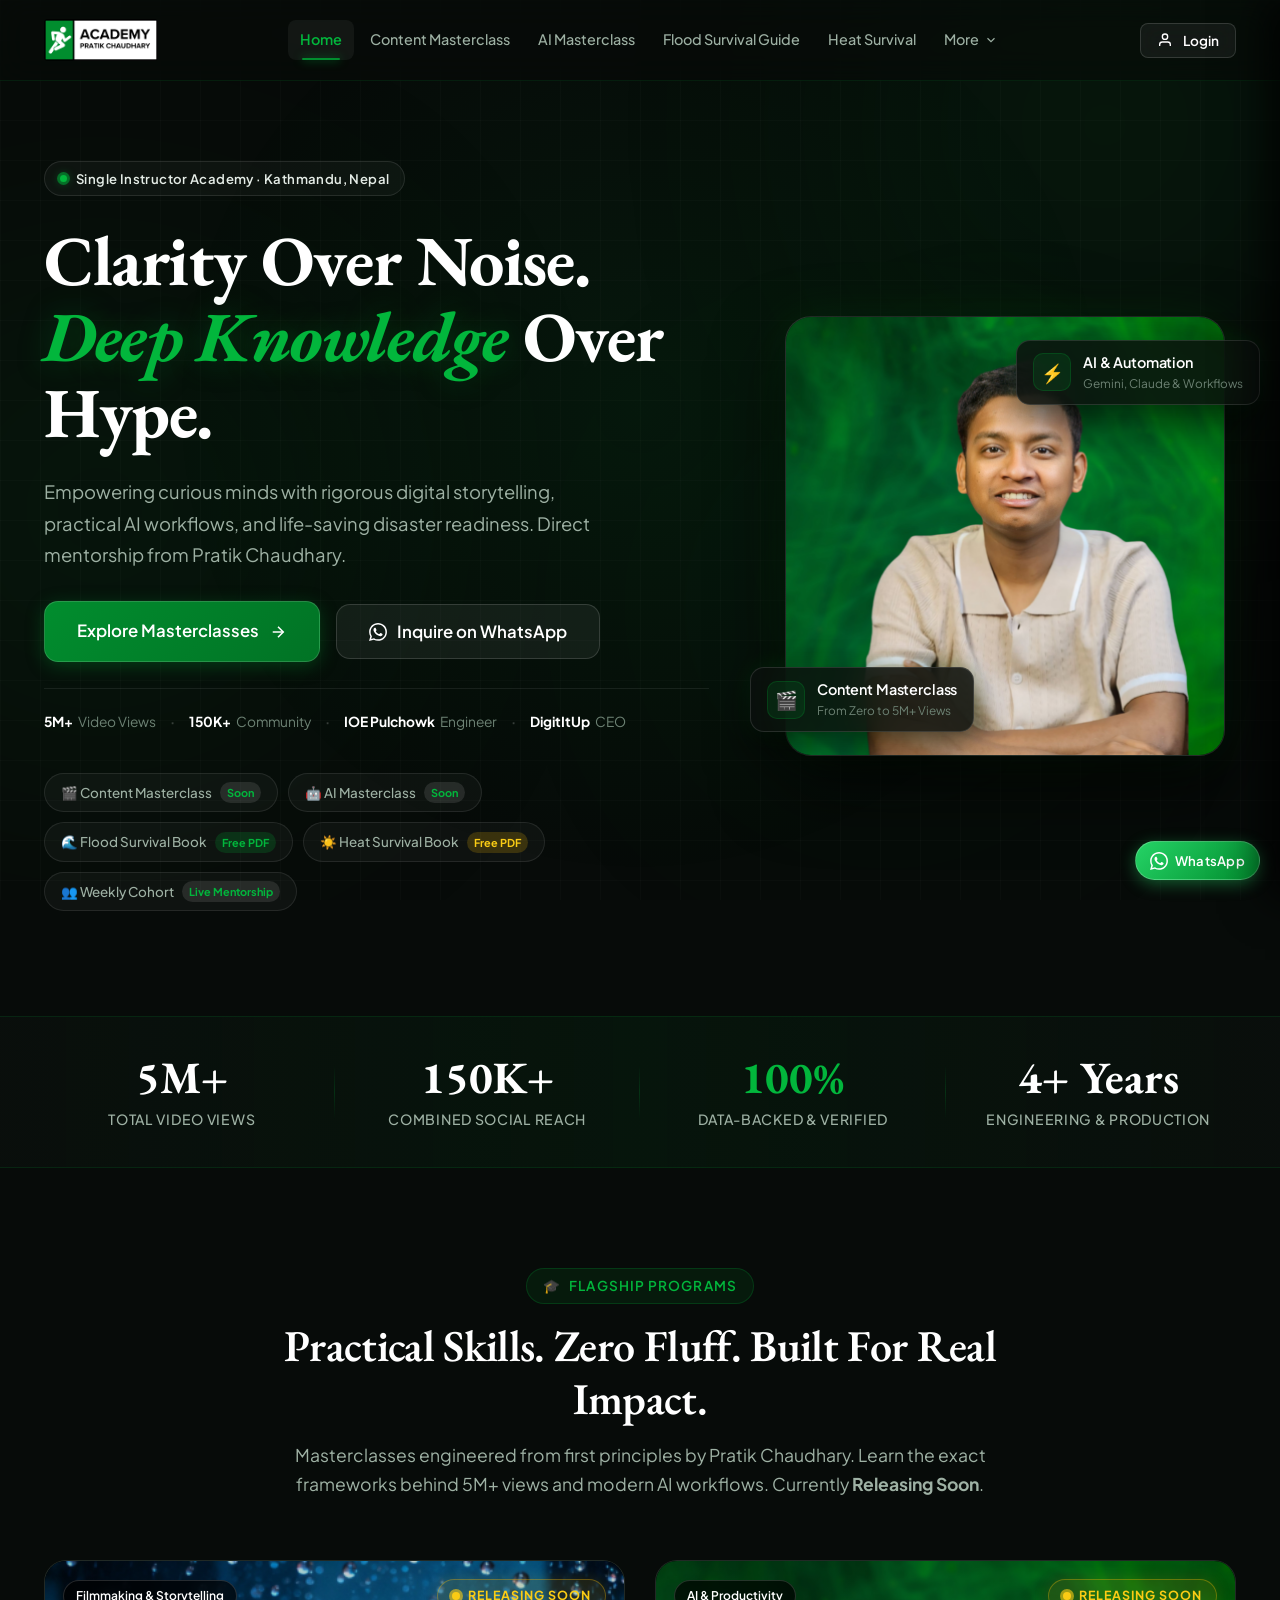
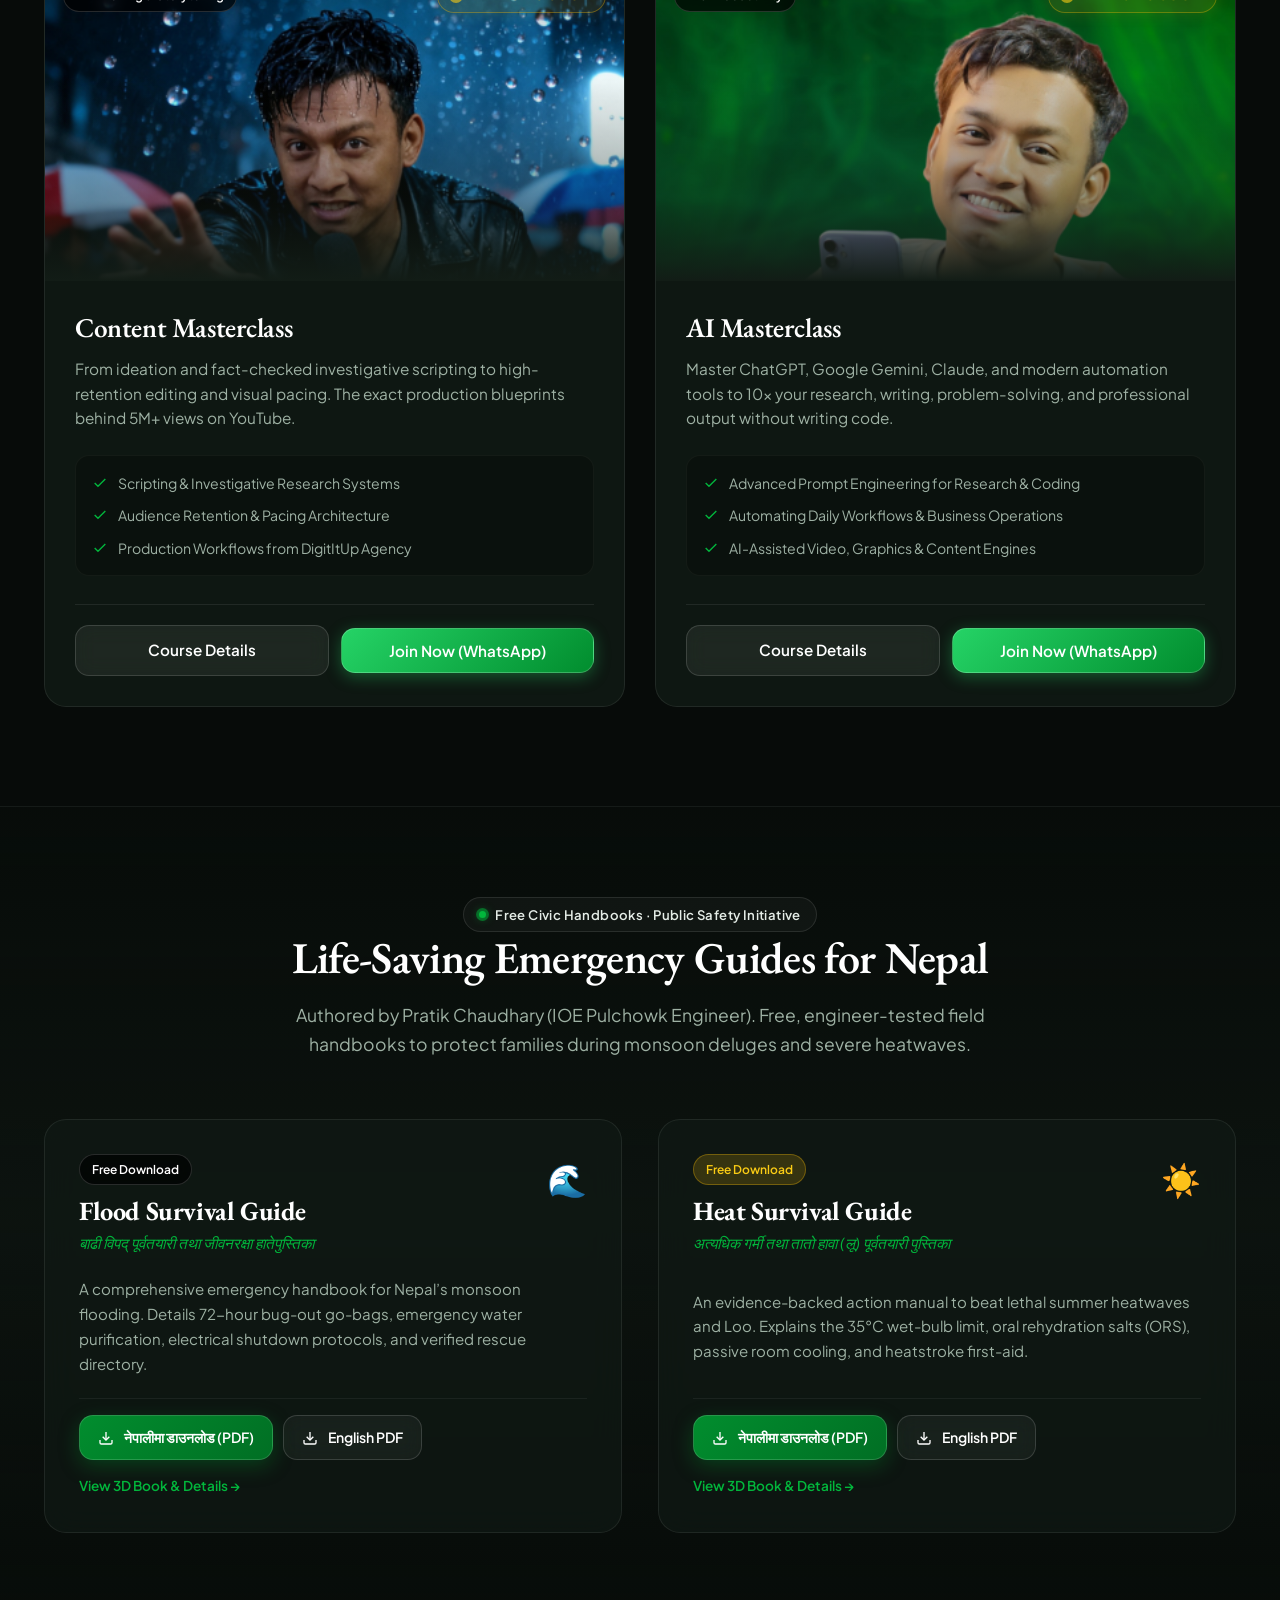
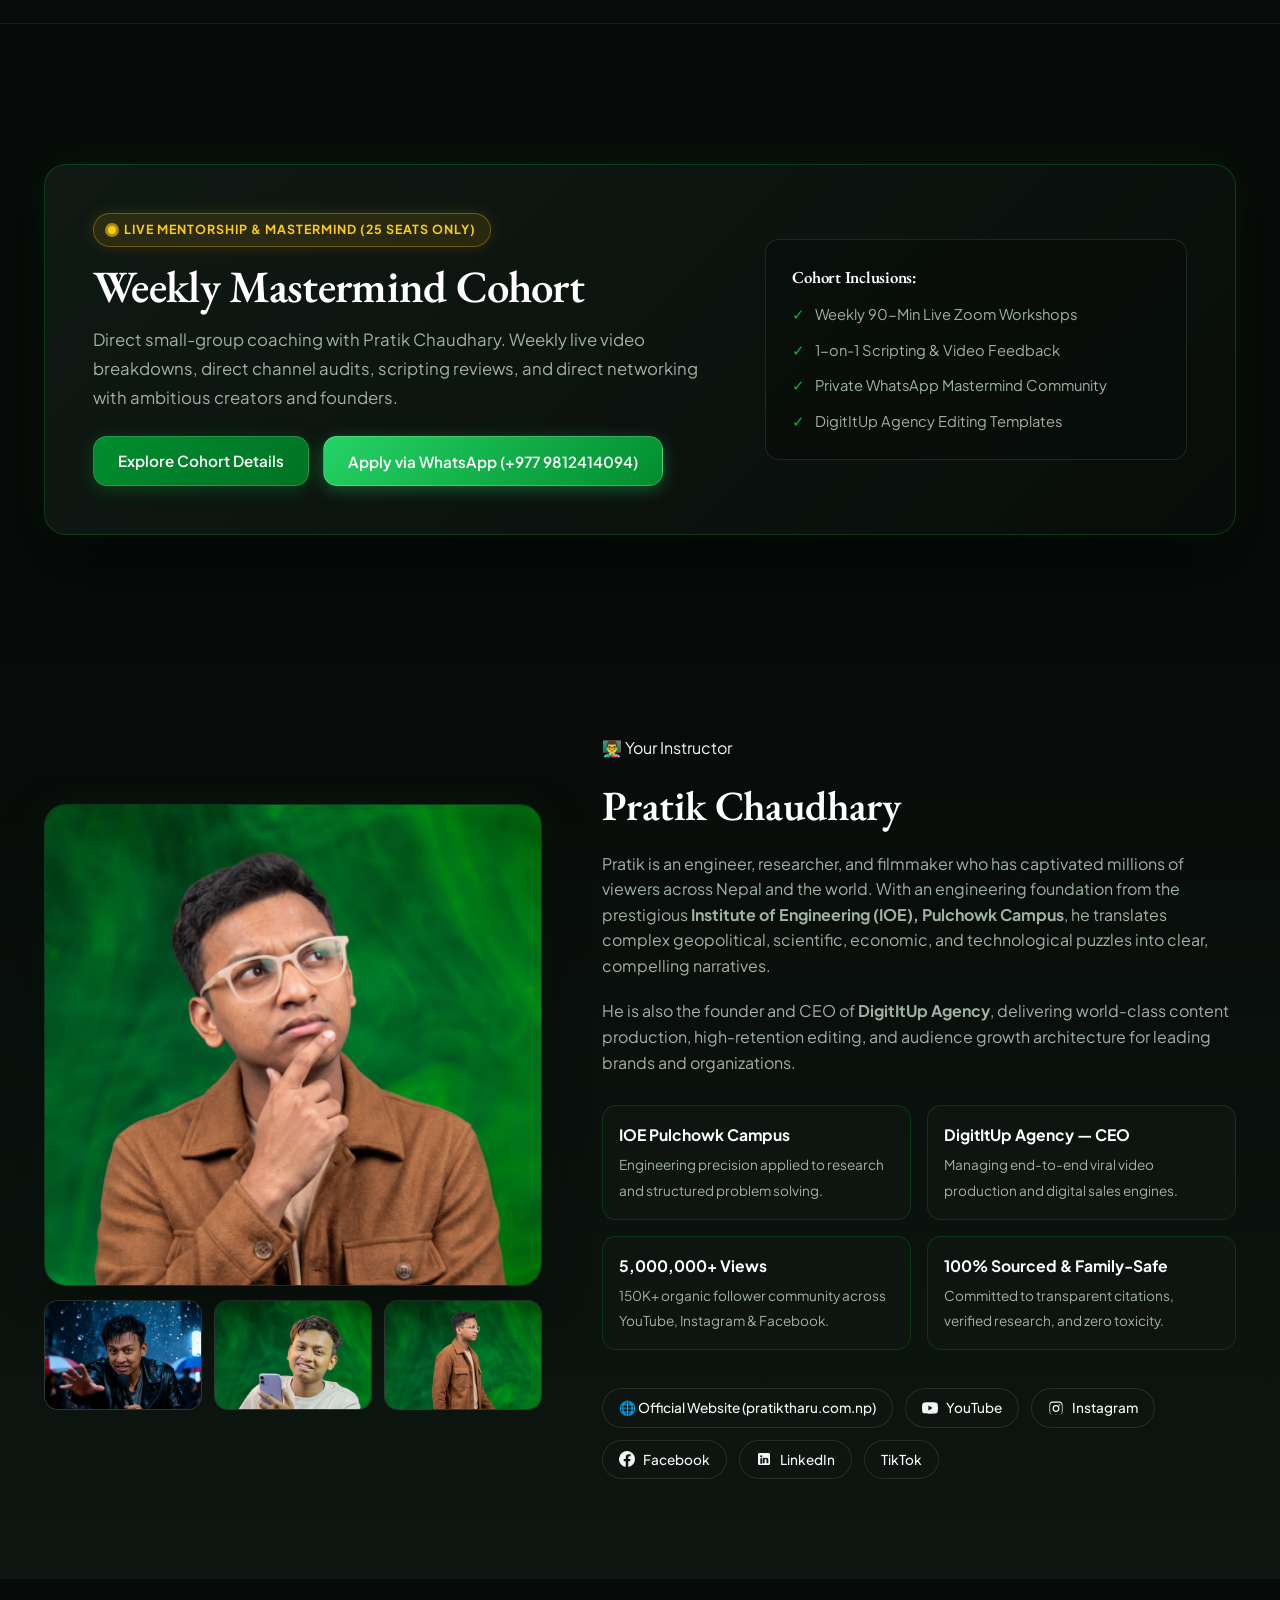
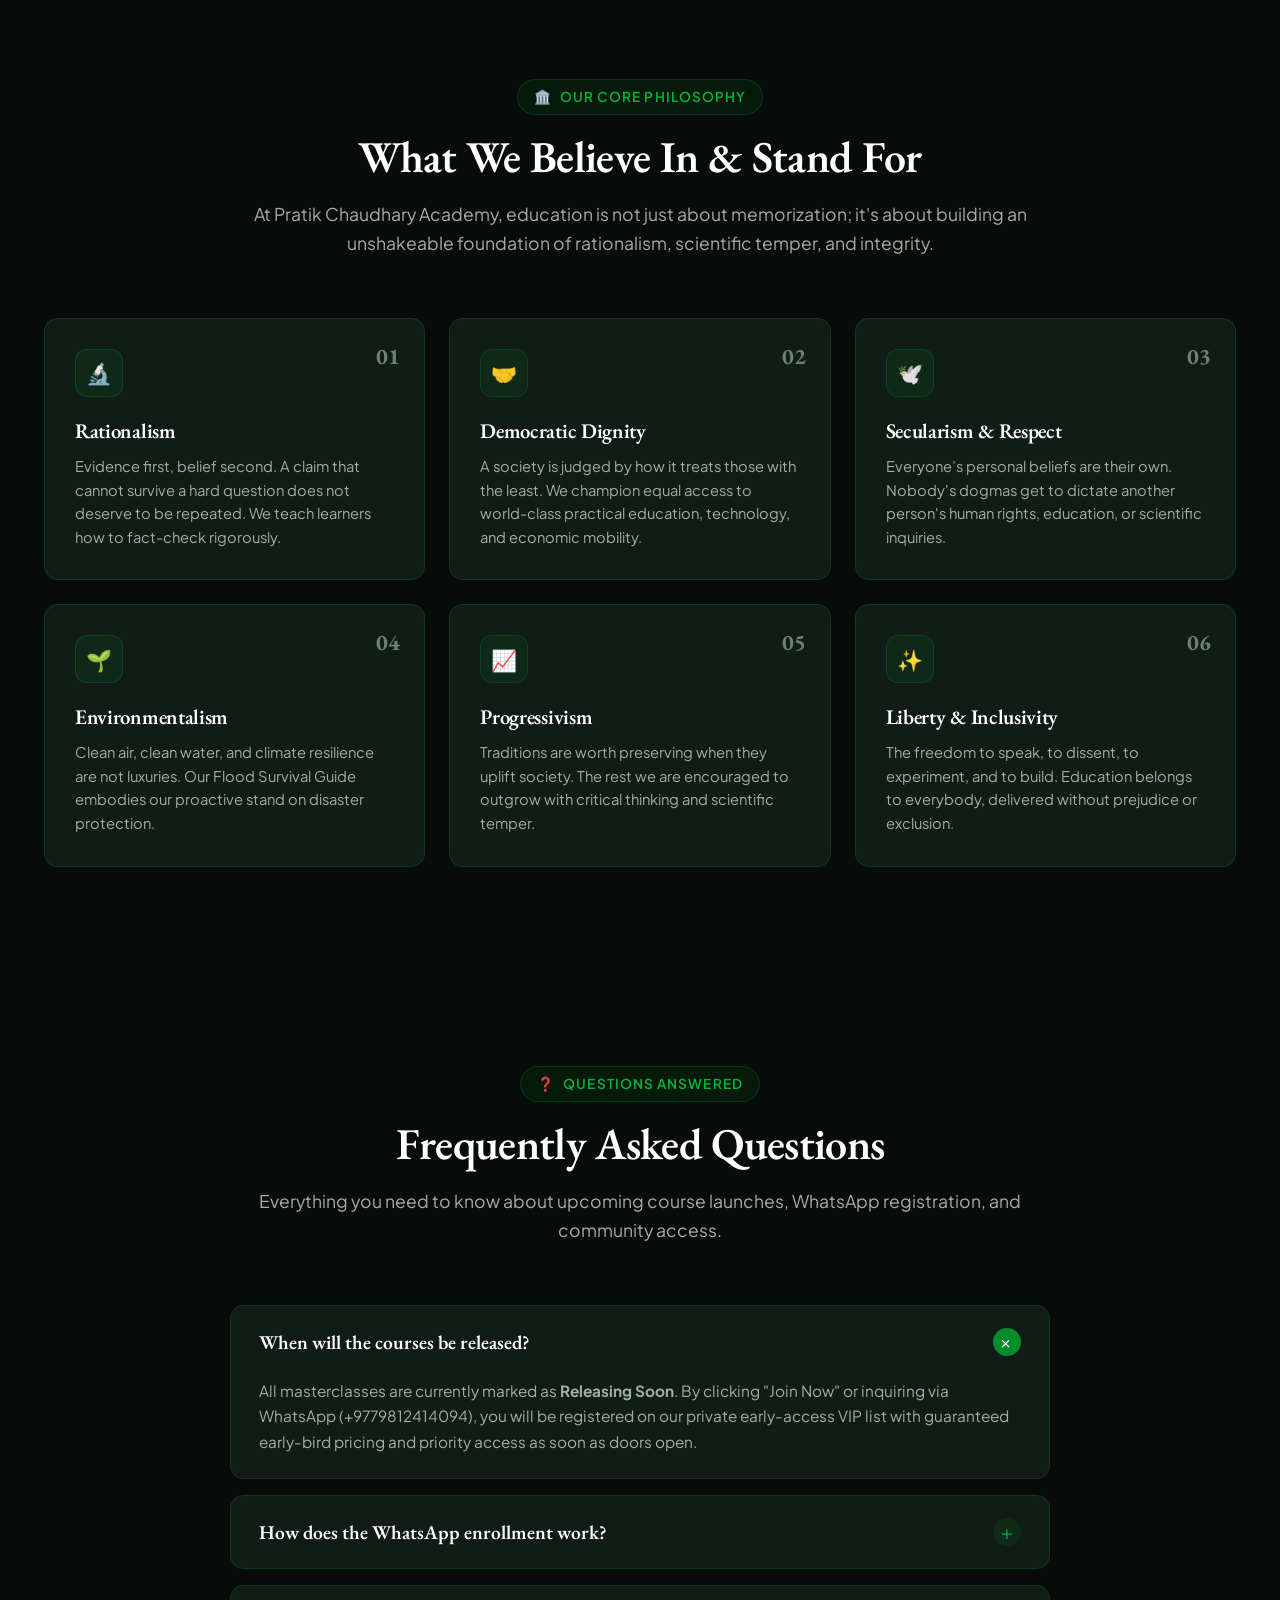
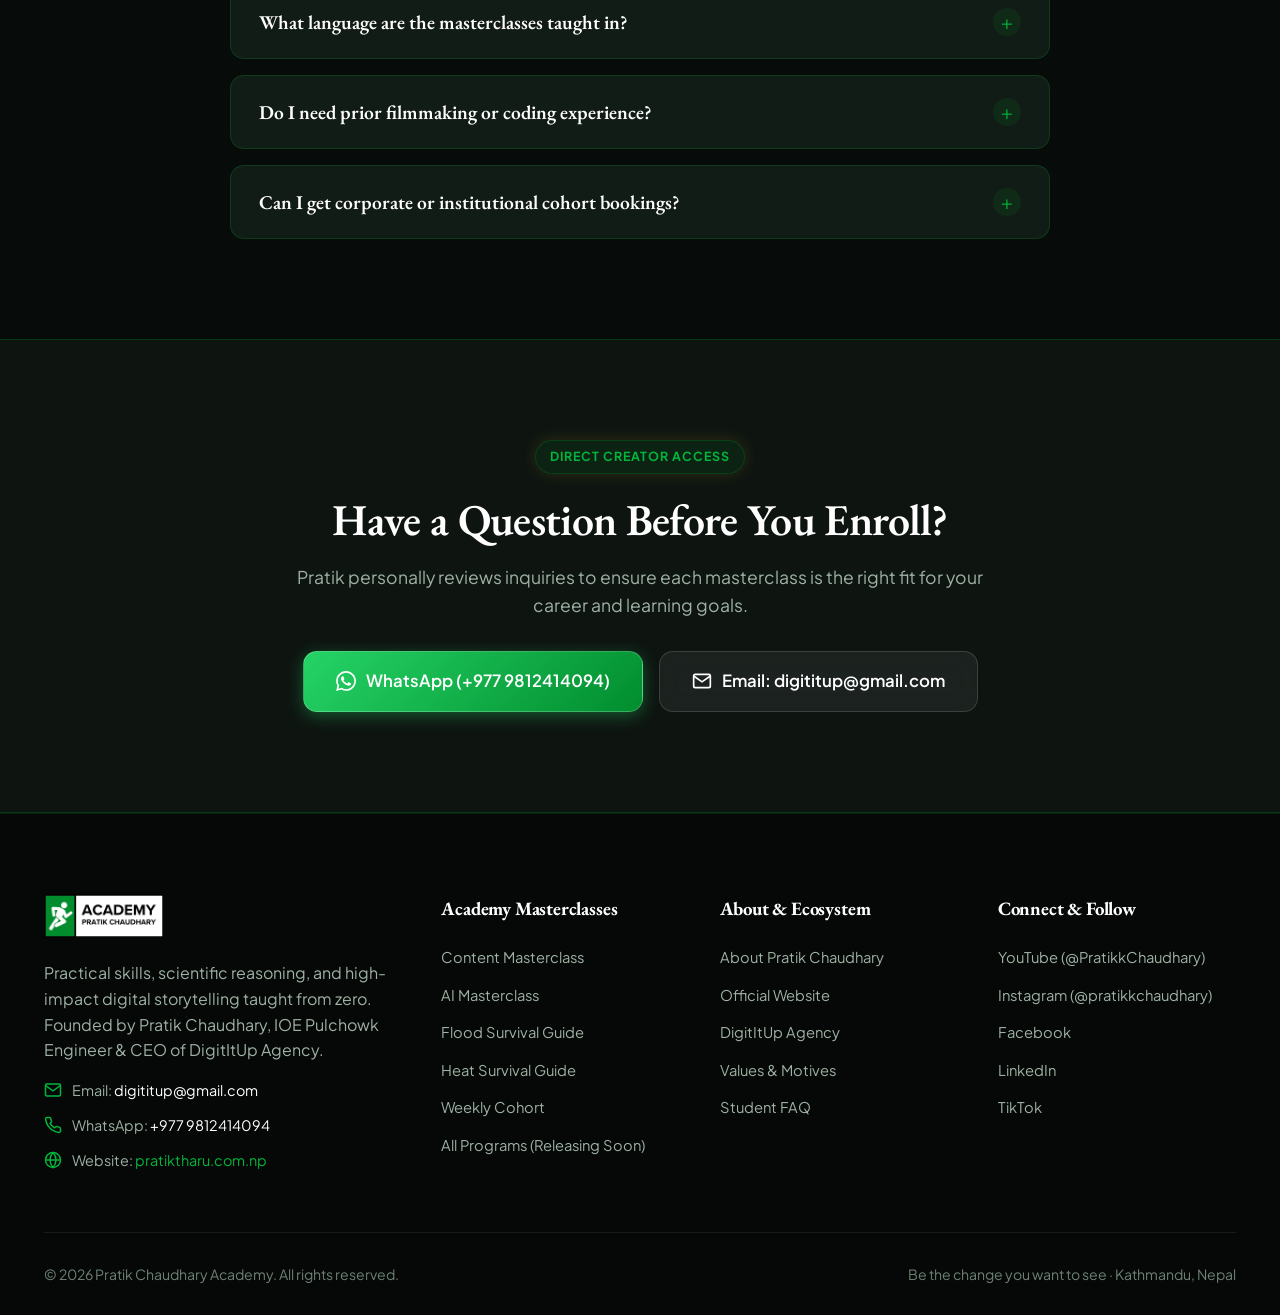
<file: index.html>
<!DOCTYPE html>
<html lang="en">
<head>
  <meta charset="UTF-8">
  <meta name="viewport" content="width=device-width, initial-scale=1.0">
  <title>Pratik Chaudhary Academy — Master High-Impact Skills</title>
  <meta name="description" content="Learn Content Creation, AI Workflows, Emergency Flood Preparedness, and High-Retention Storytelling from Pratik Chaudhary, IOE Pulchowk Engineer & Founder of DigitItUp.">
  <link rel="icon" type="image/png" href="assets/img/academy-icon.png">
  <link rel="apple-touch-icon" href="assets/img/academy-icon.png">
  
  <!-- CSS Stylesheet -->
  <link rel="stylesheet" href="assets/css/style.css">
</head>
<body>

  <!-- Ambient Light Orbs & Grid -->
  <div class="bg-ambient">
    <div class="ambient-orb orb-1"></div>
    <div class="ambient-orb orb-2"></div>
    <div class="ambient-orb orb-3"></div>
  </div>
  <div class="bg-grid"></div>

  <!-- ================= HEADER ================= -->
  <header class="site-header">
    <div class="wrap">
      <div class="nav-container">
                <!-- Logo -->
        <a href="index.html" class="brand-logo" aria-label="Pratik Chaudhary Academy">
          <img src="assets/img/academy-logo.png" alt="Pratik Chaudhary Academy" class="academy-brand-logo-img">
        </a>

        <!-- Desktop Navigation Menu -->
                <ul class="nav-menu">
          <li><a href="index.html" class="nav-link active">Home</a></li>
          <li><a href="content-masterclass.html" class="nav-link">Content Masterclass</a></li>
          <li><a href="ai-masterclass.html" class="nav-link">AI Masterclass</a></li>
          <li><a href="flood-survival-guide.html" class="nav-link">Flood Survival Guide</a></li>
          <li><a href="heat-survival-guide.html" class="nav-link">Heat Survival</a></li>
          
          <!-- More Dropdown -->
          <li class="nav-dropdown">
            <a href="#more" class="nav-link dropdown-trigger">
              More
              <svg viewBox="0 0 24 24" fill="none" stroke="currentColor" stroke-width="2"><polyline points="6 9 12 15 18 9"></polyline></svg>
            </a>
            <div class="dropdown-pane">
              <a href="weekly-cohort.html" class="dropdown-item">
                <span class="dd-icon">👥</span>
                <div class="dd-text">
                  <b>Weekly Cohort</b>
                  <span>Live mentorship & sprints (Soon)</span>
                </div>
              </a>
            </div>
          </li>
        </ul>

        <!-- Action CTAs: WhatsApp & Login -->
        <div class="nav-actions">
          <button class="btn btn-secondary btn-sm btn-login-header trigger-login-modal">
            <svg width="16" height="16" viewBox="0 0 24 24" fill="none" stroke="currentColor" stroke-width="2"><path d="M20 21v-2a4 4 0 0 0-4-4H8a4 4 0 0 0-4 4v2"></path><circle cx="12" cy="7" r="4"></circle></svg>
            Login
          </button>
          
          <button class="burger-btn" aria-label="Open Navigation Menu">
            <svg viewBox="0 0 24 24" fill="none" stroke="currentColor" stroke-width="2"><line x1="3" y1="12" x2="21" y2="12"></line><line x1="3" y1="6" x2="21" y2="6"></line><line x1="3" y1="18" x2="21" y2="18"></line></svg>
          </button>
        </div>
      </div>
    </div>
  </header>

  <!-- Mobile Drawer Menu -->
  <div class="drawer-backdrop" id="drawerBackdrop"></div>
  <aside class="mobile-drawer" id="mobileDrawer">
        <div class="drawer-header">
      <img src="assets/img/academy-logo.png" alt="Pratik Chaudhary Academy" class="academy-brand-logo-img" style="height:36px;">
      <button class="modal-close-btn drawer-close" aria-label="Close menu">&times;</button>
    </div>
        <nav class="drawer-links">
      <a href="index.html">Home</a>
      <a href="content-masterclass.html">Content Masterclass <span class="badge-releasing-soon" style="font-size:0.65rem;padding:2px 8px;">Soon</span></a>
      <a href="ai-masterclass.html">AI Masterclass <span class="badge-releasing-soon" style="font-size:0.65rem;padding:2px 8px;">Soon</span></a>
      <a href="flood-survival-guide.html">Flood Survival Guide <span class="badge-releasing-soon" style="font-size:0.65rem;padding:2px 8px;">Soon</span></a>
      <a href="heat-survival-guide.html">Heat Survival <span class="badge-releasing-soon" style="font-size:0.65rem;padding:2px 8px;">Soon</span></a>
      <a href="weekly-cohort.html">Weekly Cohort <span class="badge-releasing-soon" style="font-size:0.65rem;padding:2px 8px;">Soon</span></a>
      <a href="about.html">About Pratik</a>
    </nav>
    <div class="drawer-footer">
      <button class="btn btn-secondary trigger-login-modal" style="width:100%">Sign In / Login</button>
      <a href="https://wa.me/9779812414094?text=Hi%20Pratik%2C%20I%20have%20an%20inquiry%20regarding%20Pratik%20Chaudhary%20Academy!" 
         target="_blank" 
         rel="noopener" 
         class="btn btn-whatsapp" 
         style="width:100%">
        WhatsApp (+9779812414094)
      </a>
    </div>
  </aside>

  <!-- ================= HERO SECTION ================= -->
  <section class="hero-section" id="hero">
    <div class="hero-spotlight"></div>
    <div class="wrap">
      <div class="hero-grid">
        <!-- Hero Text Content -->
        <div class="hero-copy reveal">
          <div class="hero-tag-minimal">
            <span class="live-dot"></span>
            <span>Single Instructor Academy · Kathmandu, Nepal</span>
          </div>

          <h1 class="hero-title">
            Clarity Over Noise. <br>
            <span class="highlight-serif">Deep Knowledge</span> Over Hype.
          </h1>

          <p class="hero-desc">
            Empowering curious minds with rigorous digital storytelling, practical AI workflows, and life-saving disaster readiness. Direct mentorship from Pratik Chaudhary.
          </p>

          <div class="hero-ctas">
            <a href="#courses" class="btn btn-primary btn-lg">
              Explore Masterclasses
              <svg width="18" height="18" viewBox="0 0 24 24" fill="none" stroke="currentColor" stroke-width="2"><line x1="5" y1="12" x2="19" y2="12"></line><polyline points="12 5 19 12 12 19"></polyline></svg>
            </a>
            <button class="btn btn-secondary btn-lg" data-whatsapp-course="general">
              <svg width="18" height="18" viewBox="0 0 24 24" fill="currentColor"><path d="M.057 24l1.687-6.163c-1.041-1.804-1.588-3.849-1.587-5.946.003-6.556 5.338-11.891 11.893-11.891 3.181.001 6.167 1.24 8.413 3.488 2.245 2.248 3.481 5.236 3.48 8.414-.003 6.557-5.338 11.892-11.893 11.892-1.99-.001-3.951-.5-5.688-1.448l-6.305 1.654zm6.597-3.807c1.676.995 3.276 1.591 5.392 1.592 5.448 0 9.886-4.434 9.889-9.885.002-5.462-4.415-9.89-9.881-9.892-5.452 0-9.887 4.434-9.889 9.884-.001 2.225.651 3.891 1.746 5.634l-.999 3.648 3.742-.981zm11.387-5.464c-.074-.124-.272-.198-.57-.347-.297-.149-1.758-.868-2.031-.967-.272-.099-.47-.149-.669.149-.198.297-.768.967-.941 1.165-.173.198-.347.223-.644.074-.297-.149-1.255-.462-2.39-1.475-.883-.788-1.48-1.761-1.653-2.059-.173-.297-.018-.458.13-.606.134-.133.297-.347.446-.521.151-.172.2-.296.3-.495.099-.198.05-.372-.025-.521-.075-.148-.669-1.611-.916-2.206-.242-.579-.487-.501-.669-.51l-.57-.01c-.198 0-.52.074-.792.372s-1.04 1.016-1.04 2.479 1.065 2.876 1.213 3.074c.149.198 2.095 3.2 5.076 4.487.709.306 1.263.489 1.694.626.712.226 1.36.194 1.872.118.571-.085 1.758-.719 2.006-1.413.248-.695.248-1.29.173-1.414z"/></svg>
              Inquire on WhatsApp
            </button>
          </div>

          <div class="hero-credentials-strip">
            <span class="cred-item"><b>5M+</b> Video Views</span>
            <span class="cred-dot">·</span>
            <span class="cred-item"><b>150K+</b> Community</span>
            <span class="cred-dot">·</span>
            <span class="cred-item"><b>IOE Pulchowk</b> Engineer</span>
            <span class="cred-dot">·</span>
            <span class="cred-item"><b>DigitItUp</b> CEO</span>
          </div>

          <div class="gateway-pills-wrap">
            <a href="#masterclasses" class="gateway-pill">
              <span>🎬 Content Masterclass</span>
              <span class="pill-tag">Soon</span>
            </a>
            <a href="#masterclasses" class="gateway-pill">
              <span>🤖 AI Masterclass</span>
              <span class="pill-tag">Soon</span>
            </a>
            <a href="#handbooks" class="gateway-pill">
              <span>🌊 Flood Survival Book</span>
              <span class="pill-tag" style="background:rgba(1,141,46,0.25); color:var(--primary-light);">Free PDF</span>
            </a>
            <a href="#handbooks" class="gateway-pill">
              <span>☀️ Heat Survival Book</span>
              <span class="pill-tag" style="background:rgba(234,179,8,0.2); color:#facc15;">Free PDF</span>
            </a>
            <a href="#cohort" class="gateway-pill">
              <span>👥 Weekly Cohort</span>
              <span class="pill-tag">Live Mentorship</span>
            </a>
          </div>
        </div>

        <!-- Hero Visual / Portrait -->
        <div class="hero-visual reveal stagger-2">
          <div class="visual-glow"></div>
          
          <div class="portrait-frame">
            <img src="assets/img/pratik-hero.png" alt="Pratik Chaudhary - Founder & Instructor" width="440" height="440">
          </div>

          <!-- Floating Metric Badges -->
          <div class="floating-pill pill-top-right">
            <div class="pill-icon">⚡</div>
            <div class="pill-content">
              <b>AI & Automation</b>
              <span>Gemini, Claude & Workflows</span>
            </div>
          </div>

          <div class="floating-pill pill-bottom-left">
            <div class="pill-icon">🎬</div>
            <div class="pill-content">
              <b>Content Masterclass</b>
              <span>From Zero to 5M+ Views</span>
            </div>
          </div>
        </div>
      </div>
    </div>
  </section>

  <!-- ================= STATS STRIP ================= -->
  <section class="stats-strip">
    <div class="wrap">
      <div class="stats-grid reveal">
        <div class="stat-item">
          <div class="stat-number">
            <span data-counter="5" data-suffix="M+">0</span>
          </div>
          <div class="stat-label">Total Video Views</div>
        </div>

        <div class="stat-item">
          <div class="stat-number">
            <span data-counter="150" data-suffix="K+">0</span>
          </div>
          <div class="stat-label">Combined Social Reach</div>
        </div>

        <div class="stat-item">
          <div class="stat-number">
            <span class="stat-accent">100%</span>
          </div>
          <div class="stat-label">Data-Backed & Verified</div>
        </div>

        <div class="stat-item">
          <div class="stat-number">
            <span data-counter="4" data-suffix="+ Years">0</span>
          </div>
          <div class="stat-label">Engineering & Production</div>
        </div>
      </div>
    </div>
  </section>

  <!-- ================= 1. FLAGSHIP MASTERCLASSES ================= -->
  <section class="section-pad" id="masterclasses">
    <div class="wrap">
      <div class="section-header reveal">
        <div class="section-tag">
          <span>🎓</span> Flagship Programs
        </div>
        <h2>Practical Skills. Zero Fluff. Built For Real Impact.</h2>
        <p>
          Masterclasses engineered from first principles by Pratik Chaudhary. Learn the exact frameworks behind 5M+ views and modern AI workflows. Currently <b>Releasing Soon</b>.
        </p>
      </div>

      <div class="courses-grid">
        <!-- Course 1: Content Masterclass -->
        <article class="course-card reveal">
          <div class="course-card-image">
            <img src="assets/img/pratik-reporting.png" alt="Content Masterclass by Pratik Chaudhary">
            <div class="course-card-image-overlay"></div>
            <div class="course-card-top-badges">
              <span class="course-category-tag">Filmmaking & Storytelling</span>
              <span class="badge-releasing-soon">
                <span class="pulse-dot"></span> Releasing Soon
              </span>
            </div>
          </div>

          <div class="course-card-body">
            <h3 class="course-title">Content Masterclass</h3>
            <p class="course-desc">
              From ideation and fact-checked investigative scripting to high-retention editing and visual pacing. The exact production blueprints behind 5M+ views on YouTube.
            </p>

            <div class="course-highlights">
              <div class="course-highlight-item">
                <svg viewBox="0 0 24 24" fill="none" stroke="currentColor" stroke-width="2"><polyline points="20 6 9 17 4 12"></polyline></svg>
                <span>Scripting & Investigative Research Systems</span>
              </div>
              <div class="course-highlight-item">
                <svg viewBox="0 0 24 24" fill="none" stroke="currentColor" stroke-width="2"><polyline points="20 6 9 17 4 12"></polyline></svg>
                <span>Audience Retention & Pacing Architecture</span>
              </div>
              <div class="course-highlight-item">
                <svg viewBox="0 0 24 24" fill="none" stroke="currentColor" stroke-width="2"><polyline points="20 6 9 17 4 12"></polyline></svg>
                <span>Production Workflows from DigitItUp Agency</span>
              </div>
            </div>

            <div class="course-card-footer">
              <a href="content-masterclass.html" class="btn btn-secondary">
                Course Details
              </a>
              <button class="btn btn-whatsapp" data-whatsapp-course="content-masterclass">
                Join Now (WhatsApp)
              </button>
            </div>
          </div>
        </article>

        <!-- Course 2: AI Masterclass -->
        <article class="course-card reveal">
          <div class="course-card-image">
            <img src="assets/img/pratik-tech.png" alt="AI Masterclass by Pratik Chaudhary">
            <div class="course-card-image-overlay"></div>
            <div class="course-card-top-badges">
              <span class="course-category-tag">AI & Productivity</span>
              <span class="badge-releasing-soon">
                <span class="pulse-dot"></span> Releasing Soon
              </span>
            </div>
          </div>

          <div class="course-card-body">
            <h3 class="course-title">AI Masterclass</h3>
            <p class="course-desc">
              Master ChatGPT, Google Gemini, Claude, and modern automation tools to 10x your research, writing, problem-solving, and professional output without writing code.
            </p>

            <div class="course-highlights">
              <div class="course-highlight-item">
                <svg viewBox="0 0 24 24" fill="none" stroke="currentColor" stroke-width="2"><polyline points="20 6 9 17 4 12"></polyline></svg>
                <span>Advanced Prompt Engineering for Research & Coding</span>
              </div>
              <div class="course-highlight-item">
                <svg viewBox="0 0 24 24" fill="none" stroke="currentColor" stroke-width="2"><polyline points="20 6 9 17 4 12"></polyline></svg>
                <span>Automating Daily Workflows & Business Operations</span>
              </div>
              <div class="course-highlight-item">
                <svg viewBox="0 0 24 24" fill="none" stroke="currentColor" stroke-width="2"><polyline points="20 6 9 17 4 12"></polyline></svg>
                <span>AI-Assisted Video, Graphics & Content Engines</span>
              </div>
            </div>

            <div class="course-card-footer">
              <a href="ai-masterclass.html" class="btn btn-secondary">
                Course Details
              </a>
              <button class="btn btn-whatsapp" data-whatsapp-course="ai-masterclass">
                Join Now (WhatsApp)
              </button>
            </div>
          </div>
        </article>
      </div>
    </div>
  </section>

  <!-- ================= 2. FREE PUBLIC DISASTER SURVIVAL HANDBOOKS ================= -->
  <section class="handbooks-spotlight" id="handbooks">
    <div class="wrap">
      <div class="section-header reveal">
        <div class="hero-tag-minimal">
          <span class="live-dot" style="background:var(--primary-light);"></span>
          <span>Free Civic Handbooks · Public Safety Initiative</span>
        </div>
        <h2>Life-Saving Emergency Guides for Nepal</h2>
        <p>
          Authored by Pratik Chaudhary (IOE Pulchowk Engineer). Free, engineer-tested field handbooks to protect families during monsoon deluges and severe heatwaves.
        </p>
      </div>

      <div class="books-dual-grid">
        <!-- Handbook 1: Flood Survival Guide -->
        <div class="book-card-landing reveal">
          <div class="book-card-header">
            <div>
              <div class="course-category-tag" style="display:inline-block; margin-bottom:10px;">Free Download</div>
              <h3 class="book-card-title">Flood Survival Guide</h3>
              <div class="book-card-sub">बाढी विपद् पूर्वतयारी तथा जीवनरक्षा हातेपुस्तिका</div>
            </div>
            <span style="font-size:2rem;">🌊</span>
          </div>

          <p class="book-card-desc">
            A comprehensive emergency handbook for Nepal’s monsoon flooding. Details 72-hour bug-out go-bags, emergency water purification, electrical shutdown protocols, and verified rescue directory.
          </p>

          <div class="book-card-actions">
            <div class="book-download-btns">
              <a href="assets/docs/Flood-Survival-Guide-Nepali.pdf" download class="btn-download btn-download-primary" style="padding:10px 18px; font-size:0.88rem;">
                <svg width="16" height="16" viewBox="0 0 24 24" fill="none" stroke="currentColor" stroke-width="2"><path d="M21 15v4a2 2 0 0 1-2 2H5a2 2 0 0 1-2-2v-4"></path><polyline points="7 10 12 15 17 10"></polyline><line x1="12" y1="15" x2="12" y2="3"></line></svg>
                <span>नेपालीमा डाउनलोड (PDF)</span>
              </a>
              <a href="assets/docs/Flood-Survival-Guide-English.pdf" download class="btn-download btn-download-secondary" style="padding:10px 18px; font-size:0.88rem;">
                <svg width="16" height="16" viewBox="0 0 24 24" fill="none" stroke="currentColor" stroke-width="2"><path d="M21 15v4a2 2 0 0 1-2 2H5a2 2 0 0 1-2-2v-4"></path><polyline points="7 10 12 15 17 10"></polyline><line x1="12" y1="15" x2="12" y2="3"></line></svg>
                <span>English PDF</span>
              </a>
            </div>
            <div>
              <a href="flood-survival-guide.html" style="font-size:0.85rem; color:var(--primary-light); text-decoration:none; font-weight:600;">
                View 3D Book & Details →
              </a>
            </div>
          </div>
        </div>

        <!-- Handbook 2: Heat Survival Guide -->
        <div class="book-card-landing reveal stagger-2">
          <div class="book-card-header">
            <div>
              <div class="course-category-tag" style="display:inline-block; margin-bottom:10px; background:rgba(234,179,8,0.18); color:#facc15; border-color:rgba(234,179,8,0.35);">Free Download</div>
              <h3 class="book-card-title">Heat Survival Guide</h3>
              <div class="book-card-sub">अत्यधिक गर्मी तथा तातो हावा (लू) पूर्वतयारी पुस्तिका</div>
            </div>
            <span style="font-size:2rem;">☀️</span>
          </div>

          <p class="book-card-desc">
            An evidence-backed action manual to beat lethal summer heatwaves and Loo. Explains the 35°C wet-bulb limit, oral rehydration salts (ORS), passive room cooling, and heatstroke first-aid.
          </p>

          <div class="book-card-actions">
            <div class="book-download-btns">
              <a href="assets/docs/Heat-Survival-Guide-Nepali.pdf" download class="btn-download btn-download-primary" style="padding:10px 18px; font-size:0.88rem;">
                <svg width="16" height="16" viewBox="0 0 24 24" fill="none" stroke="currentColor" stroke-width="2"><path d="M21 15v4a2 2 0 0 1-2 2H5a2 2 0 0 1-2-2v-4"></path><polyline points="7 10 12 15 17 10"></polyline><line x1="12" y1="15" x2="12" y2="3"></line></svg>
                <span>नेपालीमा डाउनलोड (PDF)</span>
              </a>
              <a href="assets/docs/Heat-Survival-Guide-English.pdf" download class="btn-download btn-download-secondary" style="padding:10px 18px; font-size:0.88rem;">
                <svg width="16" height="16" viewBox="0 0 24 24" fill="none" stroke="currentColor" stroke-width="2"><path d="M21 15v4a2 2 0 0 1-2 2H5a2 2 0 0 1-2-2v-4"></path><polyline points="7 10 12 15 17 10"></polyline><line x1="12" y1="15" x2="12" y2="3"></line></svg>
                <span>English PDF</span>
              </a>
            </div>
            <div>
              <a href="heat-survival-guide.html" style="font-size:0.85rem; color:var(--primary-light); text-decoration:none; font-weight:600;">
                View 3D Book & Details →
              </a>
            </div>
          </div>
        </div>
      </div>
    </div>
  </section>

  <!-- ================= 3. WEEKLY COHORT MASTERMIND ================= -->
  <section class="section-pad" id="cohort">
    <div class="wrap">
      <div class="cohort-spotlight reveal">
        <div>
          <div class="badge-releasing-soon" style="margin-bottom:14px;">
            <span class="pulse-dot"></span> Live Mentorship & Mastermind (25 Seats Only)
          </div>
          <h2 style="font-size:clamp(2rem, 3.8vw, 2.8rem); line-height:1.15; margin-bottom:14px;">
            Weekly Mastermind Cohort
          </h2>
          <p style="font-size:1.05rem; line-height:1.7; color:var(--text-muted); margin-bottom:24px;">
            Direct small-group coaching with Pratik Chaudhary. Weekly live video breakdowns, direct channel audits, scripting reviews, and direct networking with ambitious creators and founders.
          </p>
          <div style="display:flex; gap:14px; flex-wrap:wrap;">
            <a href="weekly-cohort.html" class="btn btn-primary">
              Explore Cohort Details
            </a>
            <button class="btn btn-whatsapp" data-whatsapp-course="weekly-cohort">
              Apply via WhatsApp (+977 9812414094)
            </button>
          </div>
        </div>

        <div style="background:rgba(8,14,10,0.7); border:1px solid rgba(255,255,255,0.1); border-radius:var(--radius-md); padding:26px;">
          <h4 style="color:#ffffff; margin-bottom:14px; font-size:1.05rem;">Cohort Inclusions:</h4>
          <ul style="list-style:none; display:flex; flex-direction:column; gap:12px; font-size:0.92rem; color:var(--text-muted);">
            <li style="display:flex; gap:10px;"><span style="color:var(--primary-light);">✓</span> Weekly 90-Min Live Zoom Workshops</li>
            <li style="display:flex; gap:10px;"><span style="color:var(--primary-light);">✓</span> 1-on-1 Scripting & Video Feedback</li>
            <li style="display:flex; gap:10px;"><span style="color:var(--primary-light);">✓</span> Private WhatsApp Mastermind Community</li>
            <li style="display:flex; gap:10px;"><span style="color:var(--primary-light);">✓</span> DigitItUp Agency Editing Templates</li>
          </ul>
        </div>
      </div>
    </div>
  </section>

  <!-- ================= MEET THE INSTRUCTOR ================= -->
  <section class="section-pad instructor-section" id="instructor">
    <div class="wrap">
      <div class="instructor-grid reveal">
        <div class="instructor-gallery">
          <div class="instructor-main-card">
            <img src="assets/img/pratik-thinking.png" alt="Pratik Chaudhary - Founder">
          </div>
          <div class="instructor-thumbnails">
            <div class="thumbnail-box"><img src="assets/img/pratik-reporting.png" alt="Reporting"></div>
            <div class="thumbnail-box"><img src="assets/img/pratik-tech.png" alt="Tech"></div>
            <div class="thumbnail-box"><img src="assets/img/pratik-walking.png" alt="On Field"></div>
          </div>
        </div>

        <div class="instructor-content">
          <div class="section-tag" style="width:fit-content">
            <span>👨‍🏫</span> Your Instructor
          </div>
          <h2>Pratik Chaudhary</h2>
          <p>
            Pratik is an engineer, researcher, and filmmaker who has captivated millions of viewers across Nepal and the world. With an engineering foundation from the prestigious <b>Institute of Engineering (IOE), Pulchowk Campus</b>, he translates complex geopolitical, scientific, economic, and technological puzzles into clear, compelling narratives.
          </p>
          <p>
            He is also the founder and CEO of <b>DigitItUp Agency</b>, delivering world-class content production, high-retention editing, and audience growth architecture for leading brands and organizations.
          </p>

          <div class="instructor-credentials">
            <div class="credential-item">
              <b>IOE Pulchowk Campus</b>
              <span>Engineering precision applied to research and structured problem solving.</span>
            </div>
            <div class="credential-item">
              <b>DigitItUp Agency — CEO</b>
              <span>Managing end-to-end viral video production and digital sales engines.</span>
            </div>
            <div class="credential-item">
              <b>5,000,000+ Views</b>
              <span>150K+ organic follower community across YouTube, Instagram & Facebook.</span>
            </div>
            <div class="credential-item">
              <b>100% Sourced & Family-Safe</b>
              <span>Committed to transparent citations, verified research, and zero toxicity.</span>
            </div>
          </div>

          <!-- Social Links from pratiktharu.com.np -->
          <div class="instructor-socials">
            <a href="https://pratiktharu.com.np" target="_blank" rel="noopener" class="social-pill" title="Personal Website">
              🌐 Official Website (pratiktharu.com.np)
            </a>
            <a href="https://www.youtube.com/@PratikkChaudhary" target="_blank" rel="noopener" class="social-pill" title="YouTube Channel">
              <svg viewBox="0 0 24 24"><path d="M23.5 6.2a3 3 0 0 0-2.1-2.1C19.5 3.5 12 3.5 12 3.5s-7.5 0-9.4.6A3 3 0 0 0 .5 6.2 31.3 31.3 0 0 0 0 12a31.3 31.3 0 0 0 .5 5.8 3 3 0 0 0 2.1 2.1c1.9.6 9.4.6 9.4.6s7.5 0 9.4-.6a3 3 0 0 0 2.1-2.1A31.3 31.3 0 0 0 24 12a31.3 31.3 0 0 0-.5-5.8zM9.6 15.6V8.4L15.8 12l-6.2 3.6z"/></svg>
              YouTube
            </a>
            <a href="https://www.instagram.com/pratikkchaudhary/" target="_blank" rel="noopener" class="social-pill" title="Instagram">
              <svg viewBox="0 0 24 24"><path d="M12 2.2c3.2 0 3.6 0 4.8.1 1.2.1 1.9.2 2.3.4.6.2 1 .5 1.4.9.4.4.7.8.9 1.4.2.4.4 1.1.4 2.3.1 1.2.1 1.6.1 4.8s0 3.6-.1 4.8c-.1 1.2-.2 1.9-.4 2.3-.2.6-.5 1-.9 1.4-.4.4-.8.7-1.4.9-.4.2-1.1.4-2.3.4-1.2.1-1.6.1-4.8.1s-3.6 0-4.8-.1c-1.2-.1-1.9-.2-2.3-.4-.6-.2-1-.5-1.4-.9-.4-.4-.7-.8-.9-1.4-.2-.4-.4-1.1-.4-2.3-.1-1.2-.1-1.6-.1-4.8s0-3.6.1-4.8c.1-1.2.2-1.9.4-2.3.2-.6.5-1 .9-1.4.4-.4.8-.7 1.4-.9.4-.2 1.1-.4 2.3-.4 1.2-.1 1.6-.1 4.8-.1zm0 2c-3.1 0-3.5 0-4.7.1-1.1.1-1.5.2-1.9.3-.5.2-.8.4-1.1.7-.3.3-.5.6-.7 1.1-.1.4-.3.8-.3 1.9-.1 1.2-.1 1.6-.1 4.7s0 3.5.1 4.7c.1 1.1.2 1.5.3 1.9.2.5.4.8.7 1.1.3.3.6.5 1.1.7.4.1.8.3 1.9.3 1.2.1 1.6.1 4.7.1s3.5 0 4.7-.1c1.1-.1 1.5-.2 1.9-.3.5-.2.8-.4 1.1-.7.3-.3.5-.6.7-1.1.1-.4.3-.8.3-1.9.1-1.2.1-1.6.1-4.7s0-3.5-.1-4.7c-.1-1.1-.2-1.5-.3-1.9-.2-.5-.4-.8-.7-1.1-.3-.3-.6-.5-1.1-.7-.4-.1-.8-.3-1.9-.3-1.2-.1-1.6-.1-4.7-.1zm0 3.4a5.1 5.1 0 1 1 0 10.3 5.1 5.1 0 0 1 0-10.3zm0 8.4a3.3 3.3 0 1 0 0-6.6 3.3 3.3 0 0 0 0 6.6zm6.5-8.6a1.2 1.2 0 1 1-2.4 0 1.2 1.2 0 0 1 2.4 0z"/></svg>
              Instagram
            </a>
            <a href="https://www.facebook.com/pratikchaudhary6" target="_blank" rel="noopener" class="social-pill" title="Facebook">
              <svg viewBox="0 0 24 24"><path d="M24 12a12 12 0 1 0-13.9 11.9v-8.4h-3V12h3V9.4c0-3 1.8-4.7 4.6-4.7 1.3 0 2.7.2 2.7.2v3h-1.5c-1.5 0-2 .9-2 1.9V12h3.3l-.5 3.5h-2.8v8.4A12 12 0 0 0 24 12z"/></svg>
              Facebook
            </a>
            <a href="https://www.linkedin.com/in/pratikchaudhary1/" target="_blank" rel="noopener" class="social-pill" title="LinkedIn">
              <svg viewBox="0 0 24 24"><path d="M19 3a2 2 0 0 1 2 2v14a2 2 0 0 1-2 2H5a2 2 0 0 1-2-2V5a2 2 0 0 1 2-2h14m-.5 15.5v-5.3a3.26 3.26 0 0 0-3.26-3.26c-.85 0-1.84.52-2.28 1.3v-1.11h-2.79v8.37h2.79v-4.93c0-.77.62-1.4 1.39-1.4a1.4 1.4 0 0 1 1.4 1.4v4.93h2.75M6.46 10.9v8.37H9.2V10.9H6.46M7.83 6.3a1.64 1.64 0 1 0 0 3.28 1.64 1.64 0 0 0 0-3.28z"/></svg>
              LinkedIn
            </a>
            <a href="https://www.tiktok.com/@pratikkchaudhary" target="_blank" rel="noopener" class="social-pill" title="TikTok">
              TikTok
            </a>
          </div>
        </div>
      </div>
    </div>
  </section>

  <!-- ================= MOTIVES & VALUES ================= -->
  <section class="section-pad" id="values">
    <div class="wrap">
      <div class="section-header reveal">
        <div class="section-tag">
          <span>🏛️</span> Our Core Philosophy
        </div>
        <h2>What We Believe In & Stand For</h2>
        <p>
          At Pratik Chaudhary Academy, education is not just about memorization; it's about building an unshakeable foundation of rationalism, scientific temper, and integrity.
        </p>
      </div>

      <div class="values-grid reveal">
        <!-- Pillar 1 -->
        <div class="value-card">
          <span class="value-number">01</span>
          <div class="value-icon">🔬</div>
          <h4>Rationalism</h4>
          <p>
            Evidence first, belief second. A claim that cannot survive a hard question does not deserve to be repeated. We teach learners how to fact-check rigorously.
          </p>
        </div>

        <!-- Pillar 2 -->
        <div class="value-card">
          <span class="value-number">02</span>
          <div class="value-icon">🤝</div>
          <h4>Democratic Dignity</h4>
          <p>
            A society is judged by how it treats those with the least. We champion equal access to world-class practical education, technology, and economic mobility.
          </p>
        </div>

        <!-- Pillar 3 -->
        <div class="value-card">
          <span class="value-number">03</span>
          <div class="value-icon">🕊️</div>
          <h4>Secularism & Respect</h4>
          <p>
            Everyone’s personal beliefs are their own. Nobody's dogmas get to dictate another person's human rights, education, or scientific inquiries.
          </p>
        </div>

        <!-- Pillar 4 -->
        <div class="value-card">
          <span class="value-number">04</span>
          <div class="value-icon">🌱</div>
          <h4>Environmentalism</h4>
          <p>
            Clean air, clean water, and climate resilience are not luxuries. Our Flood Survival Guide embodies our proactive stand on disaster protection.
          </p>
        </div>

        <!-- Pillar 5 -->
        <div class="value-card">
          <span class="value-number">05</span>
          <div class="value-icon">📈</div>
          <h4>Progressivism</h4>
          <p>
            Traditions are worth preserving when they uplift society. The rest we are encouraged to outgrow with critical thinking and scientific temper.
          </p>
        </div>

        <!-- Pillar 6 -->
        <div class="value-card">
          <span class="value-number">06</span>
          <div class="value-icon">✨</div>
          <h4>Liberty & Inclusivity</h4>
          <p>
            The freedom to speak, to dissent, to experiment, and to build. Education belongs to everybody, delivered without prejudice or exclusion.
          </p>
        </div>
      </div>
    </div>
  </section>

  <!-- ================= FAQ SECTION ================= -->
  <section class="section-pad" id="faq">
    <div class="wrap">
      <div class="section-header reveal">
        <div class="section-tag">
          <span>❓</span> Questions Answered
        </div>
        <h2>Frequently Asked Questions</h2>
        <p>Everything you need to know about upcoming course launches, WhatsApp registration, and community access.</p>
      </div>

      <div class="faq-wrap">
        <div class="faq-item active">
          <button class="faq-question">
            <span>When will the courses be released?</span>
            <div class="faq-icon">+</div>
          </button>
          <div class="faq-answer" style="max-height: 200px;">
            <p>
              All masterclasses are currently marked as <b>Releasing Soon</b>. By clicking "Join Now" or inquiring via WhatsApp (+9779812414094), you will be registered on our private early-access VIP list with guaranteed early-bird pricing and priority access as soon as doors open.
            </p>
          </div>
        </div>

        <div class="faq-item">
          <button class="faq-question">
            <span>How does the WhatsApp enrollment work?</span>
            <div class="faq-icon">+</div>
          </button>
          <div class="faq-answer">
            <p>
              When you click any "Join Now", "Buy Now", or "Pre-Register" button, a direct WhatsApp chat opens with Pratik (+977 9812414094). The message is pre-filled with the exact course you clicked, so you get immediate human guidance, payment procedures, and syllabus previews without waiting in automated queues.
            </p>
          </div>
        </div>

        <div class="faq-item">
          <button class="faq-question">
            <span>What language are the masterclasses taught in?</span>
            <div class="faq-icon">+</div>
          </button>
          <div class="faq-answer">
            <p>
              Courses are taught primarily in easy-to-understand conversational Nepali combined with standard English technical terminology. This ensures absolute clarity for both students in Nepal and the global Nepali diaspora.
            </p>
          </div>
        </div>

        <div class="faq-item">
          <button class="faq-question">
            <span>Do I need prior filmmaking or coding experience?</span>
            <div class="faq-icon">+</div>
          </button>
          <div class="faq-answer">
            <p>
              Not at all. Every course starts from zero ("Ground Zero") and progresses systematically. Whether you've never touched a camera or have never used AI tools before, the curriculum is structured to guide you step-by-step.
            </p>
          </div>
        </div>

        <div class="faq-item">
          <button class="faq-question">
            <span>Can I get corporate or institutional cohort bookings?</span>
            <div class="faq-icon">+</div>
          </button>
          <div class="faq-answer">
            <p>
              Yes! For institutional workshops, brand team training, or bulk licenses, reach out directly via email to <b>digititup@gmail.com</b> or message <b>+977 9812414094</b> on WhatsApp.
            </p>
          </div>
        </div>
      </div>
    </div>
  </section>

  <!-- ================= CONTACT STRIP ================= -->
  <section class="section-pad" id="contact" style="background: var(--bg-surface); border-top: 1px solid var(--primary-border); border-bottom: 1px solid var(--primary-border);">
    <div class="wrap">
      <div style="text-align: center; max-width: 720px; margin: 0 auto;">
        <span class="badge-releasing-soon badge-green" style="margin-bottom: 20px;">
          Direct Creator Access
        </span>
        <h2 style="margin-bottom: 16px;">Have a Question Before You Enroll?</h2>
        <p style="margin-bottom: 32px; font-size: 1.1rem;">
          Pratik personally reviews inquiries to ensure each masterclass is the right fit for your career and learning goals.
        </p>

        <div style="display: flex; justify-content: center; gap: 16px; flex-wrap: wrap;">
          <a href="https://wa.me/9779812414094?text=Hi%20Pratik%2C%20I%20have%20a%20question%20about%20Pratik%20Chaudhary%20Academy." 
             target="_blank" 
             rel="noopener" 
             class="btn btn-whatsapp btn-lg">
            <svg width="20" height="20" viewBox="0 0 24 24" fill="currentColor"><path d="M.057 24l1.687-6.163c-1.041-1.804-1.588-3.849-1.587-5.946.003-6.556 5.338-11.891 11.893-11.891 3.181.001 6.167 1.24 8.413 3.488 2.245 2.248 3.481 5.236 3.48 8.414-.003 6.557-5.338 11.892-11.893 11.892-1.99-.001-3.951-.5-5.688-1.448l-6.305 1.654zm6.597-3.807c1.676.995 3.276 1.591 5.392 1.592 5.448 0 9.886-4.434 9.889-9.885.002-5.462-4.415-9.89-9.881-9.892-5.452 0-9.887 4.434-9.889 9.884-.001 2.225.651 3.891 1.746 5.634l-.999 3.648 3.742-.981zm11.387-5.464c-.074-.124-.272-.198-.57-.347-.297-.149-1.758-.868-2.031-.967-.272-.099-.47-.149-.669.149-.198.297-.768.967-.941 1.165-.173.198-.347.223-.644.074-.297-.149-1.255-.462-2.39-1.475-.883-.788-1.48-1.761-1.653-2.059-.173-.297-.018-.458.13-.606.134-.133.297-.347.446-.521.151-.172.2-.296.3-.495.099-.198.05-.372-.025-.521-.075-.148-.669-1.611-.916-2.206-.242-.579-.487-.501-.669-.51l-.57-.01c-.198 0-.52.074-.792.372s-1.04 1.016-1.04 2.479 1.065 2.876 1.213 3.074c.149.198 2.095 3.2 5.076 4.487.709.306 1.263.489 1.694.626.712.226 1.36.194 1.872.118.571-.085 1.758-.719 2.006-1.413.248-.695.248-1.29.173-1.414z"/></svg>
            WhatsApp (+977 9812414094)
          </a>
          <a href="mailto:digititup@gmail.com" class="btn btn-secondary btn-lg">
            <svg width="20" height="20" viewBox="0 0 24 24" fill="none" stroke="currentColor" stroke-width="2"><path d="M4 4h16c1.1 0 2 .9 2 2v12c0 1.1-.9 2-2 2H4c-1.1 0-2-.9-2-2V6c0-1.1.9-2 2-2z"></path><polyline points="22,6 12,13 2,6"></polyline></svg>
            Email: digititup@gmail.com
          </a>
        </div>
      </div>
    </div>
  </section>

  <!-- ================= FOOTER ================= -->
  <footer class="site-footer">
    <div class="wrap">
      <div class="footer-grid">
        <div class="footer-col">
          <a href="index.html" class="brand-logo" style="margin-bottom:16px; display:inline-block;"><img src="assets/img/academy-logo.png" alt="Pratik Chaudhary Academy" class="academy-brand-logo-img" style="height:44px;"></a>
          <p>
            Practical skills, scientific reasoning, and high-impact digital storytelling taught from zero. Founded by Pratik Chaudhary, IOE Pulchowk Engineer & CEO of DigitItUp Agency.
          </p>

          <div class="footer-contact-info">
            <div class="footer-contact-item">
              <svg viewBox="0 0 24 24" fill="none" stroke="currentColor" stroke-width="2"><path d="M4 4h16c1.1 0 2 .9 2 2v12c0 1.1-.9 2-2 2H4c-1.1 0-2-.9-2-2V6c0-1.1.9-2 2-2z"></path><polyline points="22,6 12,13 2,6"></polyline></svg>
              <span>Email: <a href="mailto:digititup@gmail.com" style="color:#ffffff;">digititup@gmail.com</a></span>
            </div>
            <div class="footer-contact-item">
              <svg viewBox="0 0 24 24" fill="none" stroke="currentColor" stroke-width="2"><path d="M22 16.92v3a2 2 0 0 1-2.18 2 19.79 19.79 0 0 1-8.63-3.07 19.5 19.5 0 0 1-6-6 19.79 19.79 0 0 1-3.07-8.67A2 2 0 0 1 4.11 2h3a2 2 0 0 1 2 1.72 12.84 12.84 0 0 0 .7 2.81 2 2 0 0 1-.45 2.11L8.09 9.91a16 16 0 0 0 6 6l1.27-1.27a2 2 0 0 1 2.11-.45 12.84 12.84 0 0 0 2.81.7A2 2 0 0 1 22 16.92z"></path></svg>
              <span>WhatsApp: <a href="https://wa.me/9779812414094" style="color:#ffffff;">+977 9812414094</a></span>
            </div>
            <div class="footer-contact-item">
              <svg viewBox="0 0 24 24" fill="none" stroke="currentColor" stroke-width="2"><circle cx="12" cy="12" r="10"></circle><line x1="2" y1="12" x2="22" y2="12"></line><path d="M12 2a15.3 15.3 0 0 1 4 10 15.3 15.3 0 0 1-4 10 15.3 15.3 0 0 1-4-10 15.3 15.3 0 0 1 4-10z"></path></svg>
              <span>Website: <a href="https://pratiktharu.com.np" target="_blank" rel="noopener" style="color:var(--primary-light);">pratiktharu.com.np</a></span>
            </div>
          </div>
        </div>

        <div class="footer-col">
          <h5>Academy Masterclasses</h5>
          <ul>
            <li><a href="content-masterclass.html">Content Masterclass</a></li>
            <li><a href="ai-masterclass.html">AI Masterclass</a></li>
            <li><a href="flood-survival-guide.html">Flood Survival Guide</a></li>
            <li><a href="heat-survival-guide.html">Heat Survival Guide</a></li>
            <li><a href="weekly-cohort.html">Weekly Cohort</a></li>
            <li><a href="#courses">All Programs (Releasing Soon)</a></li>
          </ul>
        </div>

        <div class="footer-col">
          <h5>About & Ecosystem</h5>
          <ul>
            <li><a href="about.html">About Pratik Chaudhary</a></li>
            <li><a href="https://pratiktharu.com.np" target="_blank" rel="noopener">Official Website</a></li>
            <li><a href="https://digititup.com" target="_blank" rel="noopener">DigitItUp Agency</a></li>
            <li><a href="#values">Values & Motives</a></li>
            <li><a href="#faq">Student FAQ</a></li>
          </ul>
        </div>

        <div class="footer-col">
          <h5>Connect & Follow</h5>
          <ul>
            <li><a href="https://www.youtube.com/@PratikkChaudhary" target="_blank" rel="noopener">YouTube (@PratikkChaudhary)</a></li>
            <li><a href="https://www.instagram.com/pratikkchaudhary/" target="_blank" rel="noopener">Instagram (@pratikkchaudhary)</a></li>
            <li><a href="https://www.facebook.com/pratikchaudhary6" target="_blank" rel="noopener">Facebook</a></li>
            <li><a href="https://www.linkedin.com/in/pratikchaudhary1/" target="_blank" rel="noopener">LinkedIn</a></li>
            <li><a href="https://www.tiktok.com/@pratikkchaudhary" target="_blank" rel="noopener">TikTok</a></li>
          </ul>
        </div>
      </div>

      <div class="footer-bottom">
        <div>© 2026 Pratik Chaudhary Academy. All rights reserved.</div>
        <div>Be the change you want to see · Kathmandu, Nepal</div>
      </div>
    </div>
  </footer>

  <!-- ================= FLOATING WHATSAPP BUTTON ================= -->
  <a href="https://wa.me/9779812414094?text=Hi%20Pratik%2C%20I%20am%20visiting%20the%20Academy%20website%20and%20would%20like%20to%20know%20more%20about%20your%20upcoming%20masterclasses!" 
     target="_blank" 
     rel="noopener" 
     class="floating-whatsapp-btn" 
     aria-label="Direct WhatsApp Message">
    <svg viewBox="0 0 24 24"><path d="M.057 24l1.687-6.163c-1.041-1.804-1.588-3.849-1.587-5.946.003-6.556 5.338-11.891 11.893-11.891 3.181.001 6.167 1.24 8.413 3.488 2.245 2.248 3.481 5.236 3.48 8.414-.003 6.557-5.338 11.892-11.893 11.892-1.99-.001-3.951-.5-5.688-1.448l-6.305 1.654zm6.597-3.807c1.676.995 3.276 1.591 5.392 1.592 5.448 0 9.886-4.434 9.889-9.885.002-5.462-4.415-9.89-9.881-9.892-5.452 0-9.887 4.434-9.889 9.884-.001 2.225.651 3.891 1.746 5.634l-.999 3.648 3.742-.981zm11.387-5.464c-.074-.124-.272-.198-.57-.347-.297-.149-1.758-.868-2.031-.967-.272-.099-.47-.149-.669.149-.198.297-.768.967-.941 1.165-.173.198-.347.223-.644.074-.297-.149-1.255-.462-2.39-1.475-.883-.788-1.48-1.761-1.653-2.059-.173-.297-.018-.458.13-.606.134-.133.297-.347.446-.521.151-.172.2-.296.3-.495.099-.198.05-.372-.025-.521-.075-.148-.669-1.611-.916-2.206-.242-.579-.487-.501-.669-.51l-.57-.01c-.198 0-.52.074-.792.372s-1.04 1.016-1.04 2.479 1.065 2.876 1.213 3.074c.149.198 2.095 3.2 5.076 4.487.709.306 1.263.489 1.694.626.712.226 1.36.194 1.872.118.571-.085 1.758-.719 2.006-1.413.248-.695.248-1.29.173-1.414z"/></svg>
    <span>WhatsApp</span>
  </a>

  <!-- ================= WHATSAPP INQUIRY MODAL ================= -->
  <div class="modal-backdrop" id="whatsappModal">
    <div class="modal-container">
      <button class="modal-close-btn" aria-label="Close dialog">&times;</button>
      <div class="badge-releasing-soon" style="margin-bottom:12px;">
        <span class="pulse-dot"></span> WhatsApp Enrollment Desk
      </div>
      <h3 class="modal-title" id="waModalTitle">Inquire About Course</h3>
      <p class="modal-desc">
        Chat directly with Pratik Chaudhary on <b>+977 9812414094</b>. Personalize your message below, or open WhatsApp directly.
      </p>

      <form id="whatsappForm">
        <div class="form-group">
          <label class="form-label" for="waCourseInput">Selected Masterclass</label>
          <input type="text" id="waCourseInput" class="form-input" readonly>
        </div>

        <div class="form-group">
          <label class="form-label" for="waNameInput">Your Name</label>
          <input type="text" id="waNameInput" class="form-input" placeholder="e.g. Aayush Shrestha" required>
        </div>

        <div class="form-group">
          <label class="form-label" for="waMsgInput">Your Message / Query</label>
          <textarea id="waMsgInput" class="form-textarea" rows="3"></textarea>
        </div>

        <div style="display:flex; flex-direction:column; gap:10px; margin-top:20px;">
          <button type="submit" class="btn btn-whatsapp form-submit-btn">
            Send Message via WhatsApp
          </button>
          <button type="button" id="waDirectBtn" class="btn btn-secondary">
            Quick 1-Tap Open WhatsApp
          </button>
        </div>
      </form>
    </div>
  </div>

  <!-- ================= LOGIN / AUTH MODAL ================= -->
  <div class="modal-backdrop" id="loginModal">
    <div class="modal-container">
      <button class="modal-close-btn" aria-label="Close dialog">&times;</button>
      <h3 class="modal-title">Pratik Chaudhary Academy</h3>
      <p class="modal-desc">Access your registered masterclasses, course materials, and community forums.</p>

      <div class="auth-tabs">
        <button class="auth-tab-btn active" data-tab="login">Sign In</button>
        <button class="auth-tab-btn" data-tab="register">Create Account</button>
      </div>

      <form id="academyAuthForm">
        <div class="form-group" id="authNameGroup" style="display:none;">
          <label class="form-label" for="authFullName">Full Name</label>
          <input type="text" id="authFullName" class="form-input" placeholder="Enter your full name">
        </div>

        <div class="form-group">
          <label class="form-label" for="authEmail">Email Address</label>
          <input type="email" id="authEmail" class="form-input" placeholder="name@domain.com" required>
        </div>

        <div class="form-group">
          <label class="form-label" for="authPassword">Password</label>
          <input type="password" id="authPassword" class="form-input" placeholder="••••••••" required>
        </div>

        <button type="submit" id="authSubmitBtn" class="btn btn-primary form-submit-btn">
          Sign In to Academy
        </button>
      </form>

      <div style="margin-top:20px; text-align:center; font-size:0.85rem; color:var(--text-dim);">
        Need manual help logging in? <a href="mailto:digititup@gmail.com" style="color:var(--primary-light);">Email digititup@gmail.com</a>
      </div>
    </div>
  </div>

  <!-- Main JavaScript -->
  <script src="assets/js/main.js"></script>
</body>
</html>
</file>
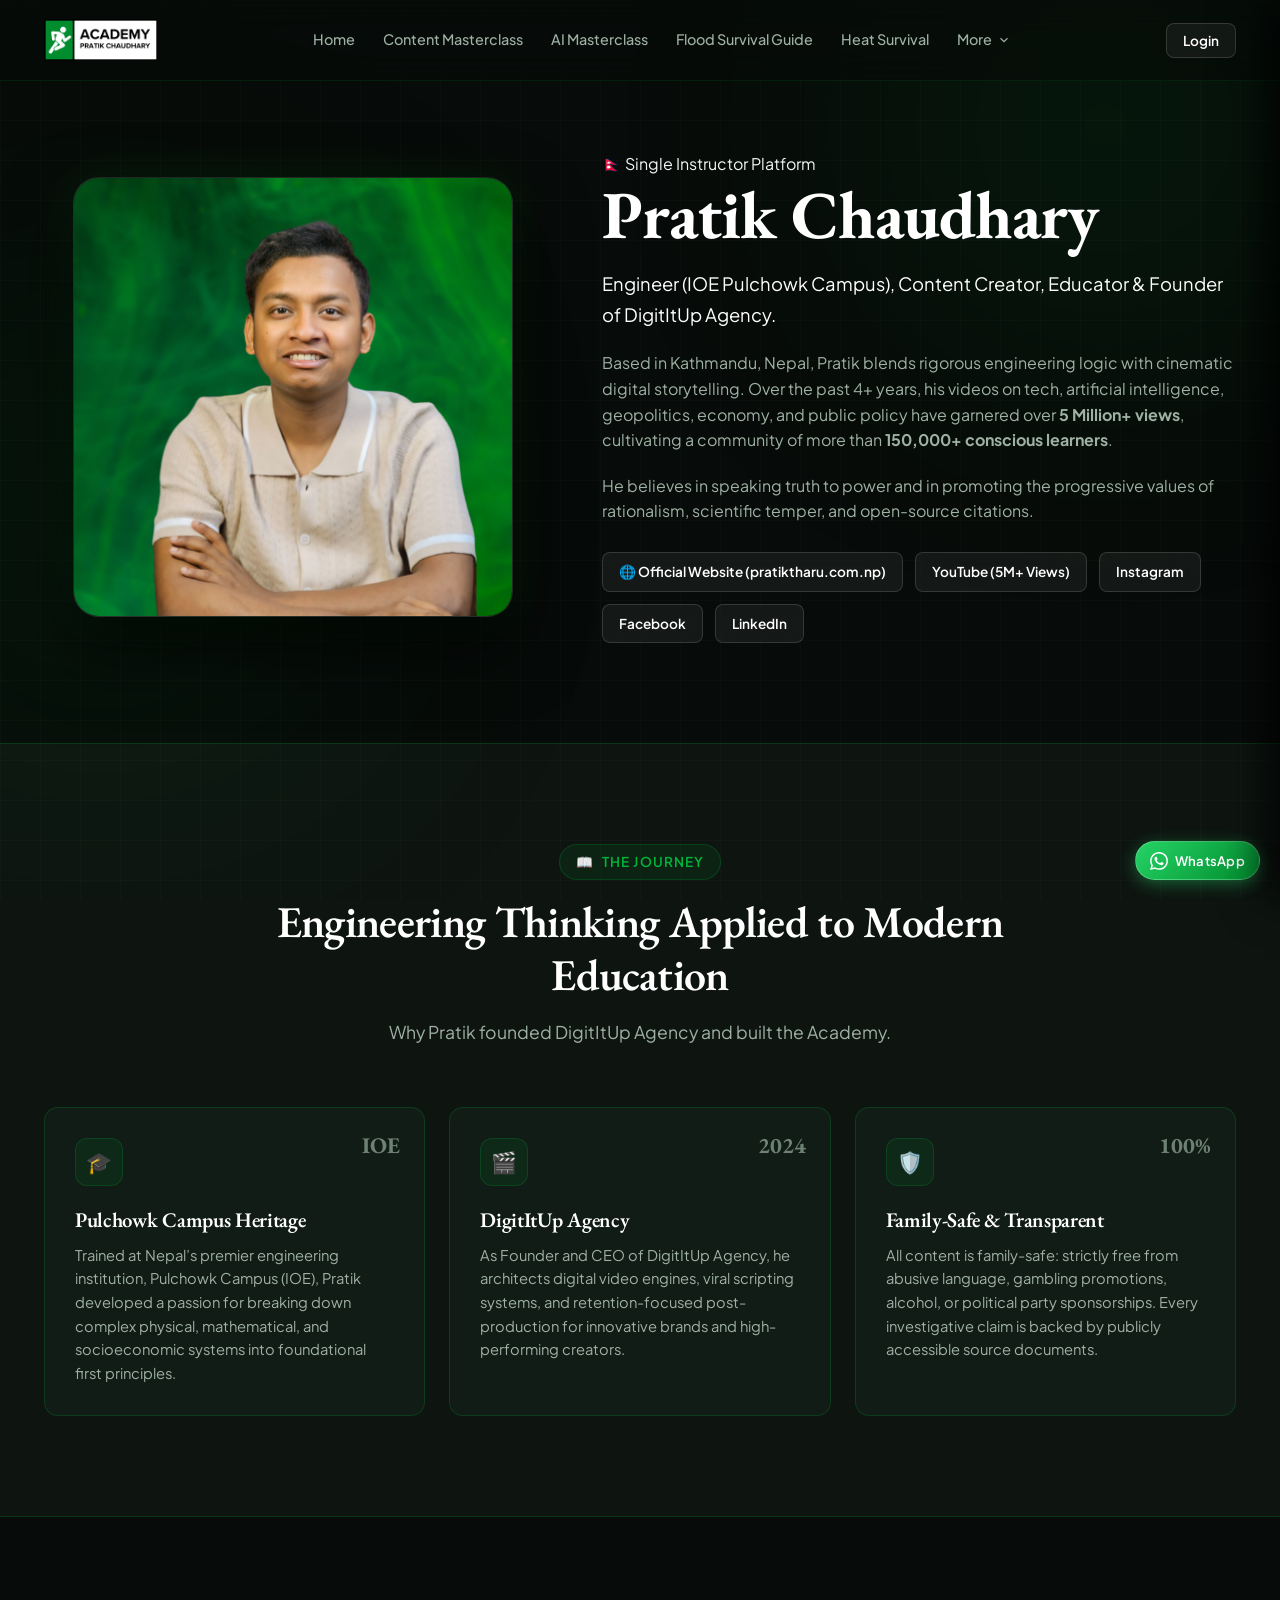
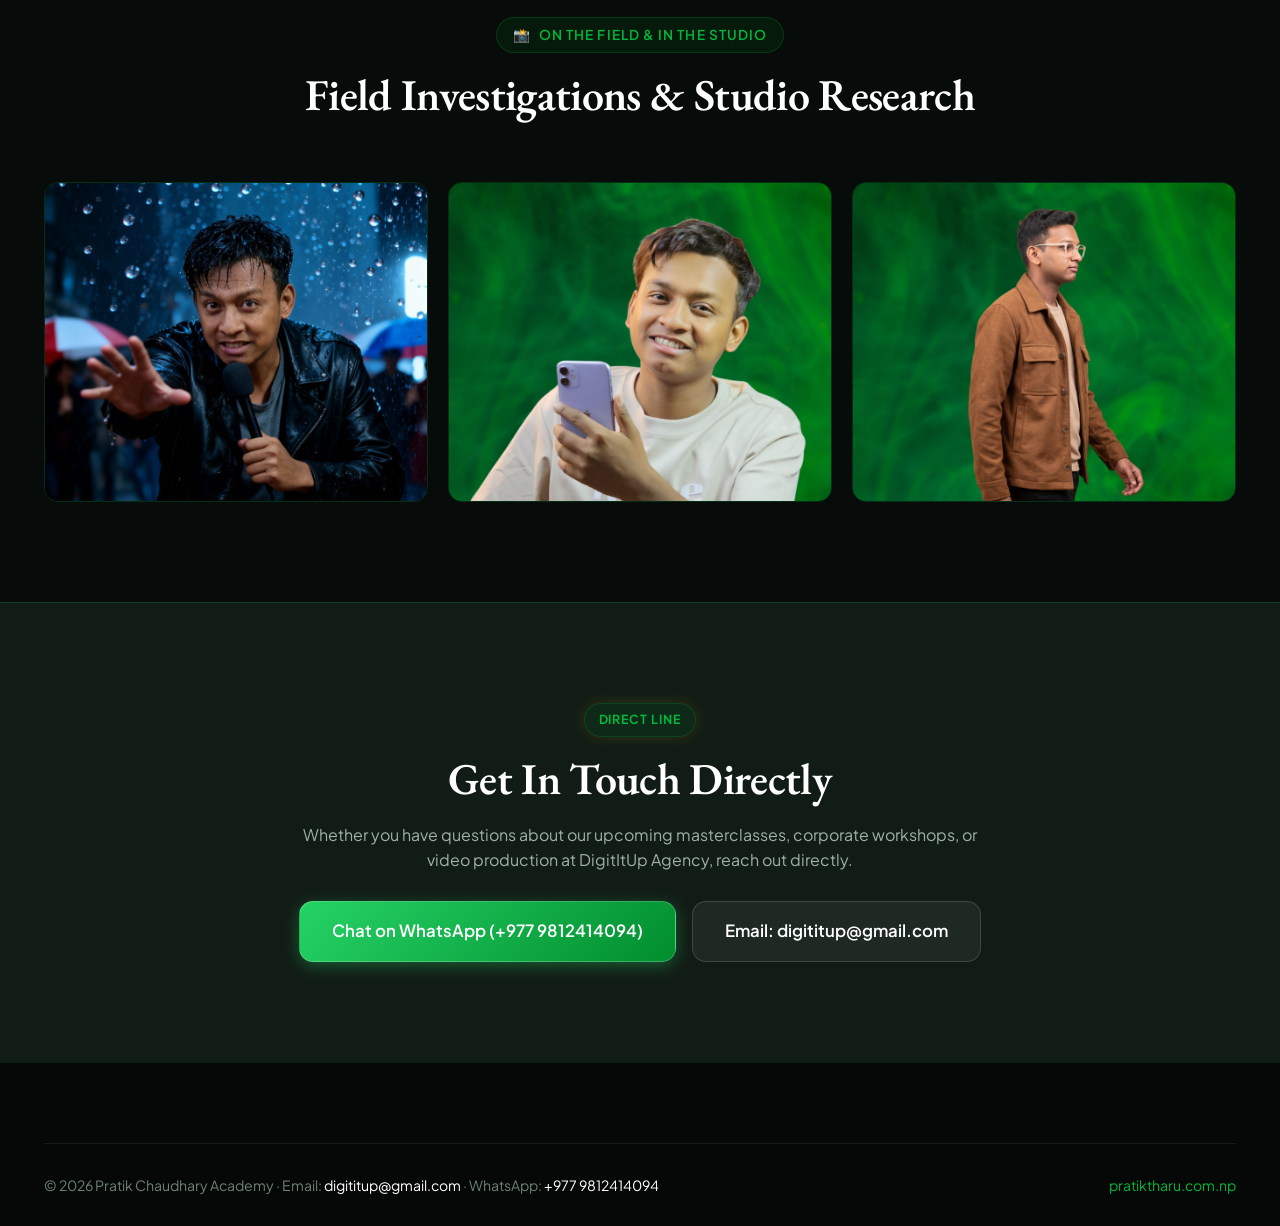
<file: about.html>
<!DOCTYPE html>
<html lang="en">
<head>
  <meta charset="UTF-8">
  <meta name="viewport" content="width=device-width, initial-scale=1.0">
  <title>About Pratik Chaudhary — Engineer, Creator & Educator</title>
  <meta name="description" content="Meet Pratik Chaudhary, IOE Pulchowk Engineer, CEO of DigitItUp Agency, and Founder of Pratik Chaudhary Academy. 5M+ views, 100% verified research.">
  <link rel="icon" type="image/png" href="assets/img/academy-icon.png">
  <link rel="apple-touch-icon" href="assets/img/academy-icon.png">
  <link rel="stylesheet" href="assets/css/style.css">
</head>
<body>

  <div class="bg-ambient">
    <div class="ambient-orb orb-1"></div>
    <div class="ambient-orb orb-2"></div>
  </div>
  <div class="bg-grid"></div>

  <!-- ================= HEADER ================= -->
  <header class="site-header">
    <div class="wrap">
      <div class="nav-container">
                <!-- Logo -->
        <a href="index.html" class="brand-logo" aria-label="Pratik Chaudhary Academy">
          <img src="assets/img/academy-logo.png" alt="Pratik Chaudhary Academy" class="academy-brand-logo-img">
        </a>

                <ul class="nav-menu">
          <li><a href="index.html" class="nav-link">Home</a></li>
          <li><a href="content-masterclass.html" class="nav-link">Content Masterclass</a></li>
          <li><a href="ai-masterclass.html" class="nav-link">AI Masterclass</a></li>
          <li><a href="flood-survival-guide.html" class="nav-link">Flood Survival Guide</a></li>
          <li><a href="heat-survival-guide.html" class="nav-link">Heat Survival</a></li>
          
          <li class="nav-dropdown">
            <a href="#more" class="nav-link dropdown-trigger">
              More
              <svg viewBox="0 0 24 24" fill="none" stroke="currentColor" stroke-width="2"><polyline points="6 9 12 15 18 9"></polyline></svg>
            </a>
            <div class="dropdown-pane">
              <a href="weekly-cohort.html" class="dropdown-item">
                <span class="dd-icon">👥</span>
                <div class="dd-text">
                  <b>Weekly Cohort</b>
                  <span>Live mentorship & sprints (Soon)</span>
                </div>
              </a>
            </div>
          </li>
        </ul>

        <div class="nav-actions">
          <button class="btn btn-secondary btn-sm trigger-login-modal">Login</button>
          
          <button class="burger-btn"><svg viewBox="0 0 24 24" fill="none" stroke="currentColor" stroke-width="2"><line x1="3" y1="12" x2="21" y2="12"></line><line x1="3" y1="6" x2="21" y2="6"></line><line x1="3" y1="18" x2="21" y2="18"></line></svg></button>
        </div>
      </div>
    </div>
  </header>

  <div class="drawer-backdrop" id="drawerBackdrop"></div>
  <aside class="mobile-drawer" id="mobileDrawer">
        <div class="drawer-header">
      <img src="assets/img/academy-logo.png" alt="Pratik Chaudhary Academy" class="academy-brand-logo-img" style="height:36px;">
      <button class="modal-close-btn drawer-close" aria-label="Close menu">&times;</button>
    </div>
        <nav class="drawer-links">
      <a href="index.html">Home</a>
      <a href="content-masterclass.html">Content Masterclass <span class="badge-releasing-soon" style="font-size:0.65rem;padding:2px 8px;">Soon</span></a>
      <a href="ai-masterclass.html">AI Masterclass <span class="badge-releasing-soon" style="font-size:0.65rem;padding:2px 8px;">Soon</span></a>
      <a href="flood-survival-guide.html">Flood Survival Guide <span class="badge-releasing-soon" style="font-size:0.65rem;padding:2px 8px;">Soon</span></a>
      <a href="heat-survival-guide.html">Heat Survival <span class="badge-releasing-soon" style="font-size:0.65rem;padding:2px 8px;">Soon</span></a>
      <a href="weekly-cohort.html">Weekly Cohort <span class="badge-releasing-soon" style="font-size:0.65rem;padding:2px 8px;">Soon</span></a>
      <a href="about.html">About Pratik</a>
    </nav>
    <div class="drawer-footer">
      <button class="btn btn-secondary trigger-login-modal" style="width:100%">Sign In / Login</button>
      <a href="https://wa.me/9779812414094" target="_blank" rel="noopener" class="btn btn-whatsapp" style="width:100%">
        WhatsApp (+9779812414094)
      </a>
    </div>
  </aside>

  <!-- ================= INSTRUCTOR HERO ================= -->
  <section class="section-pad" style="padding-top:70px;">
    <div class="wrap">
      <div class="instructor-grid">
        <div class="hero-visual">
          <div class="portrait-frame">
            <img src="assets/img/pratik-hero.png" alt="Pratik Chaudhary">
          </div>
        </div>

        <div>
          <div class="section-tag"><span>🇳🇵</span> Single Instructor Platform</div>
          <h1 style="margin-bottom:16px;">Pratik Chaudhary</h1>
          <p style="font-size:1.15rem; line-height:1.7; margin-bottom:20px; color:#ffffff;">
            Engineer (IOE Pulchowk Campus), Content Creator, Educator & Founder of DigitItUp Agency.
          </p>
          <p style="margin-bottom:20px;">
            Based in Kathmandu, Nepal, Pratik blends rigorous engineering logic with cinematic digital storytelling. Over the past 4+ years, his videos on tech, artificial intelligence, geopolitics, economy, and public policy have garnered over <b>5 Million+ views</b>, cultivating a community of more than <b>150,000+ conscious learners</b>.
          </p>
          <p style="margin-bottom:28px;">
            He believes in speaking truth to power and in promoting the progressive values of rationalism, scientific temper, and open-source citations.
          </p>

          <div class="instructor-socials">
            <a href="https://pratiktharu.com.np" target="_blank" rel="noopener" class="btn btn-secondary btn-sm">
              🌐 Official Website (pratiktharu.com.np)
            </a>
            <a href="https://www.youtube.com/@PratikkChaudhary" target="_blank" rel="noopener" class="btn btn-secondary btn-sm">
              YouTube (5M+ Views)
            </a>
            <a href="https://www.instagram.com/pratikkchaudhary/" target="_blank" rel="noopener" class="btn btn-secondary btn-sm">
              Instagram
            </a>
            <a href="https://www.facebook.com/pratikchaudhary6" target="_blank" rel="noopener" class="btn btn-secondary btn-sm">
              Facebook
            </a>
            <a href="https://www.linkedin.com/in/pratikchaudhary1/" target="_blank" rel="noopener" class="btn btn-secondary btn-sm">
              LinkedIn
            </a>
          </div>
        </div>
      </div>
    </div>
  </section>

  <!-- ================= BACKGROUND & STORY ================= -->
  <section class="section-pad" style="background:var(--bg-surface); border-top:1px solid var(--primary-border); border-bottom:1px solid var(--primary-border);">
    <div class="wrap">
      <div class="section-header">
        <div class="section-tag"><span>📖</span> The Journey</div>
        <h2>Engineering Thinking Applied to Modern Education</h2>
        <p>Why Pratik founded DigitItUp Agency and built the Academy.</p>
      </div>

      <div class="values-grid">
        <div class="value-card">
          <span class="value-number">IOE</span>
          <div class="value-icon">🎓</div>
          <h4>Pulchowk Campus Heritage</h4>
          <p>
            Trained at Nepal’s premier engineering institution, Pulchowk Campus (IOE), Pratik developed a passion for breaking down complex physical, mathematical, and socioeconomic systems into foundational first principles.
          </p>
        </div>

        <div class="value-card">
          <span class="value-number">2024</span>
          <div class="value-icon">🎬</div>
          <h4>DigitItUp Agency</h4>
          <p>
            As Founder and CEO of DigitItUp Agency, he architects digital video engines, viral scripting systems, and retention-focused post-production for innovative brands and high-performing creators.
          </p>
        </div>

        <div class="value-card">
          <span class="value-number">100%</span>
          <div class="value-icon">🛡️</div>
          <h4>Family-Safe & Transparent</h4>
          <p>
            All content is family-safe: strictly free from abusive language, gambling promotions, alcohol, or political party sponsorships. Every investigative claim is backed by publicly accessible source documents.
          </p>
        </div>
      </div>
    </div>
  </section>

  <!-- ================= GALLERY STRIP ================= -->
  <section class="section-pad">
    <div class="wrap">
      <div class="section-header">
        <div class="section-tag"><span>📸</span> On The Field & In The Studio</div>
        <h2>Field Investigations & Studio Research</h2>
      </div>

      <div style="display:grid; grid-template-columns:repeat(3, 1fr); gap:20px;">
        <div style="border-radius:var(--radius-md); overflow:hidden; border:1px solid var(--primary-border); height:320px;">
          <img src="assets/img/pratik-reporting.png" alt="Pratik Reporting" style="width:100%; height:100%; object-fit:cover; object-position:top center;">
        </div>
        <div style="border-radius:var(--radius-md); overflow:hidden; border:1px solid var(--primary-border); height:320px;">
          <img src="assets/img/pratik-tech.png" alt="Pratik Tech Masterclass" style="width:100%; height:100%; object-fit:cover; object-position:top center;">
        </div>
        <div style="border-radius:var(--radius-md); overflow:hidden; border:1px solid var(--primary-border); height:320px;">
          <img src="assets/img/pratik-walking.png" alt="Pratik on Ground" style="width:100%; height:100%; object-fit:cover; object-position:top center;">
        </div>
      </div>
    </div>
  </section>

  <!-- ================= CONTACT INSTRUCTOR ================= -->
  <section class="section-pad" style="background:var(--bg-card); border-top:1px solid var(--primary-border);">
    <div class="wrap" style="text-align:center; max-width:760px; margin:0 auto;">
      <span class="badge-releasing-soon badge-green" style="margin-bottom:16px;">Direct Line</span>
      <h2 style="margin-bottom:16px;">Get In Touch Directly</h2>
      <p style="margin-bottom:28px;">
        Whether you have questions about our upcoming masterclasses, corporate workshops, or video production at DigitItUp Agency, reach out directly.
      </p>

      <div style="display:flex; justify-content:center; gap:16px; flex-wrap:wrap;">
        <a href="https://wa.me/9779812414094?text=Hi%20Pratik%2C%20I%20would%20like%20to%20connect%20with%20you!" target="_blank" rel="noopener" class="btn btn-whatsapp btn-lg">
          Chat on WhatsApp (+977 9812414094)
        </a>
        <a href="mailto:digititup@gmail.com" class="btn btn-secondary btn-lg">
          Email: digititup@gmail.com
        </a>
      </div>
    </div>
  </section>

  <!-- ================= FOOTER ================= -->
  <footer class="site-footer">
    <div class="wrap">
      <div class="footer-bottom">
        <div>© 2026 Pratik Chaudhary Academy · Email: <a href="mailto:digititup@gmail.com" style="color:#ffffff;">digititup@gmail.com</a> · WhatsApp: <a href="https://wa.me/9779812414094" style="color:#ffffff;">+977 9812414094</a></div>
        <div><a href="https://pratiktharu.com.np" target="_blank" rel="noopener" style="color:var(--primary-light);">pratiktharu.com.np</a></div>
      </div>
    </div>
  </footer>

  <a href="https://wa.me/9779812414094?text=Hi%20Pratik%2C%20I%20would%20like%20to%20connect%20with%20you!" target="_blank" rel="noopener" class="floating-whatsapp-btn">
    <svg viewBox="0 0 24 24"><path d="M.057 24l1.687-6.163c-1.041-1.804-1.588-3.849-1.587-5.946.003-6.556 5.338-11.891 11.893-11.891 3.181.001 6.167 1.24 8.413 3.488 2.245 2.248 3.481 5.236 3.48 8.414-.003 6.557-5.338 11.892-11.893 11.892-1.99-.001-3.951-.5-5.688-1.448l-6.305 1.654zm6.597-3.807c1.676.995 3.276 1.591 5.392 1.592 5.448 0 9.886-4.434 9.889-9.885.002-5.462-4.415-9.89-9.881-9.892-5.452 0-9.887 4.434-9.889 9.884-.001 2.225.651 3.891 1.746 5.634l-.999 3.648 3.742-.981zm11.387-5.464c-.074-.124-.272-.198-.57-.347-.297-.149-1.758-.868-2.031-.967-.272-.099-.47-.149-.669.149-.198.297-.768.967-.941 1.165-.173.198-.347.223-.644.074-.297-.149-1.255-.462-2.39-1.475-.883-.788-1.48-1.761-1.653-2.059-.173-.297-.018-.458.13-.606.134-.133.297-.347.446-.521.151-.172.2-.296.3-.495.099-.198.05-.372-.025-.521-.075-.148-.669-1.611-.916-2.206-.242-.579-.487-.501-.669-.51l-.57-.01c-.198 0-.52.074-.792.372s-1.04 1.016-1.04 2.479 1.065 2.876 1.213 3.074c.149.198 2.095 3.2 5.076 4.487.709.306 1.263.489 1.694.626.712.226 1.36.194 1.872.118.571-.085 1.758-.719 2.006-1.413.248-.695.248-1.29.173-1.414z"/></svg>
    <span>WhatsApp</span>
  </a>

  <!-- Login Modal -->
  <div class="modal-backdrop" id="loginModal">
    <div class="modal-container">
      <button class="modal-close-btn">&times;</button>
      <h3 class="modal-title">Sign In to Academy</h3>
      <p class="modal-desc">Access your student portal.</p>
      <form id="academyAuthForm">
        <div class="form-group">
          <label class="form-label">Email Address</label>
          <input type="email" class="form-input" placeholder="name@domain.com" required>
        </div>
        <div class="form-group">
          <label class="form-label">Password</label>
          <input type="password" class="form-input" placeholder="••••••••" required>
        </div>
        <button type="submit" class="btn btn-primary form-submit-btn">Sign In</button>
      </form>
    </div>
  </div>

  <script src="assets/js/main.js"></script>
</body>
</html>
</file>
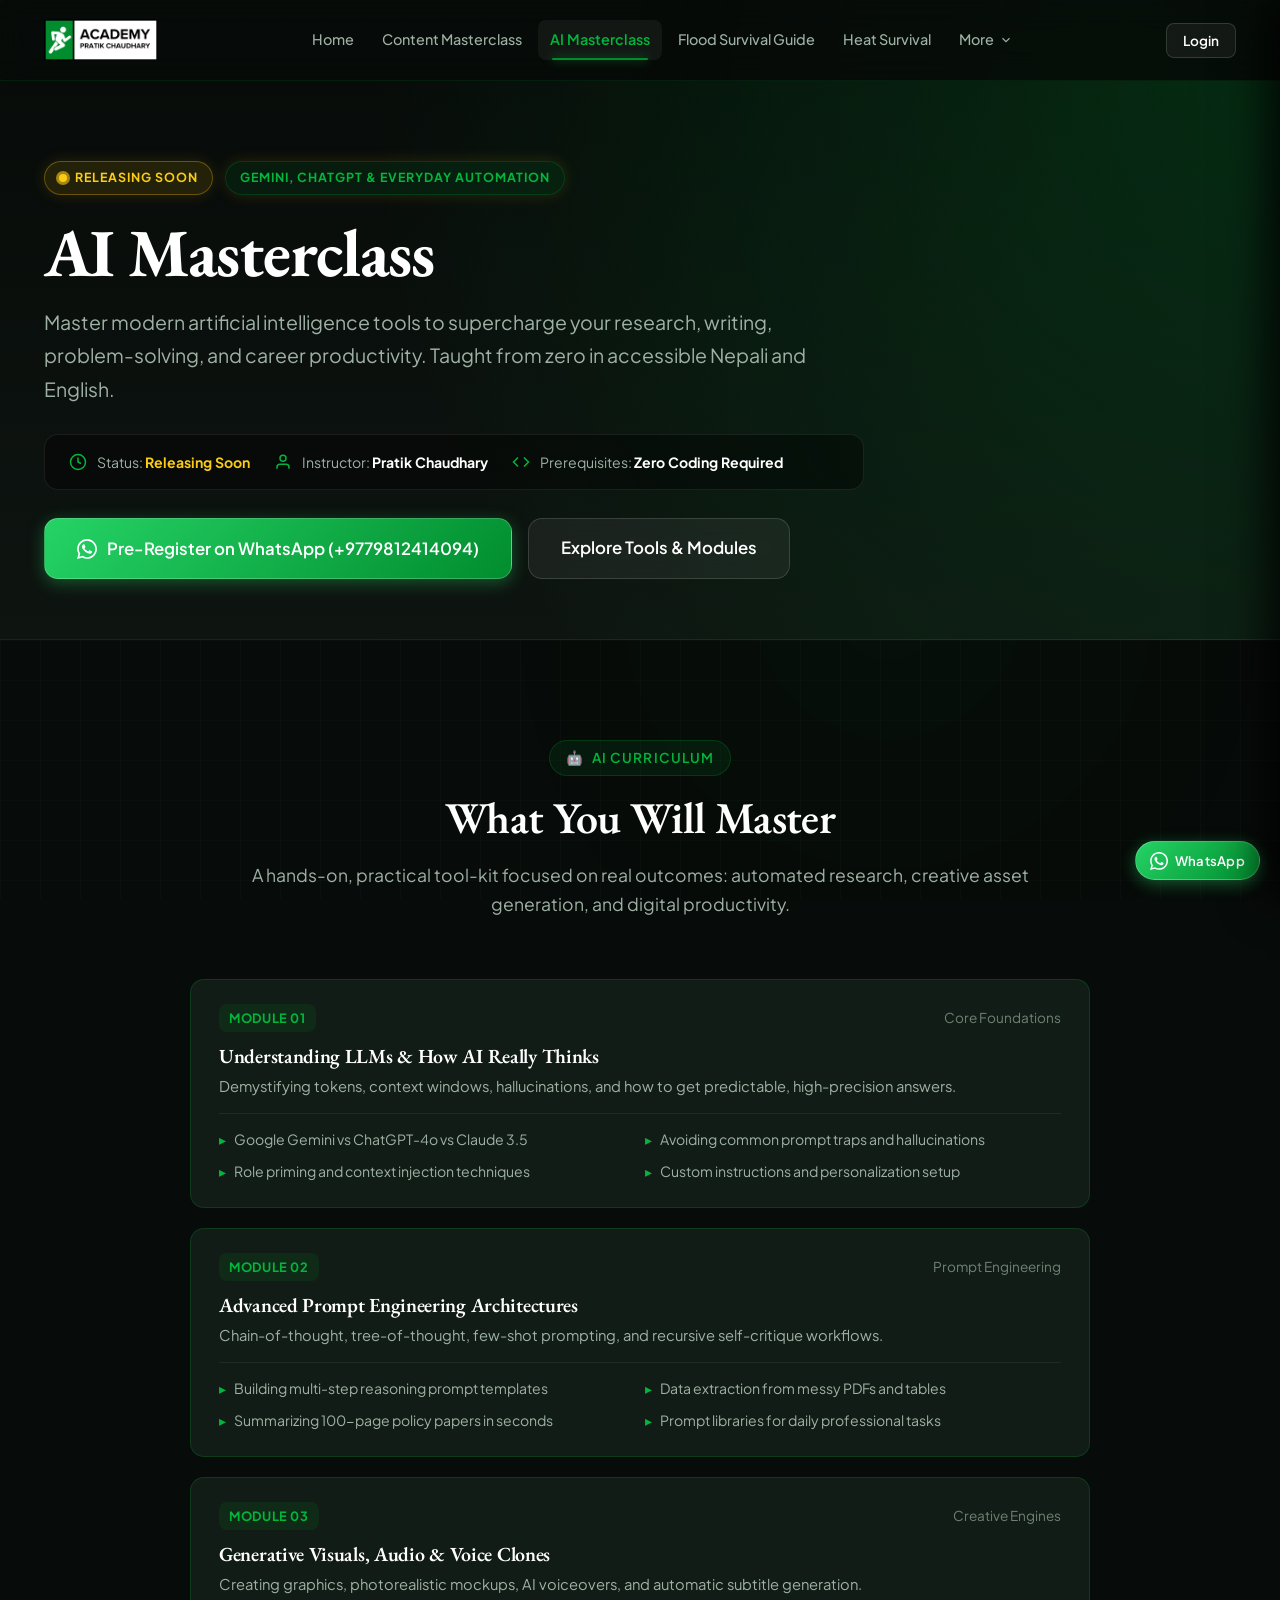
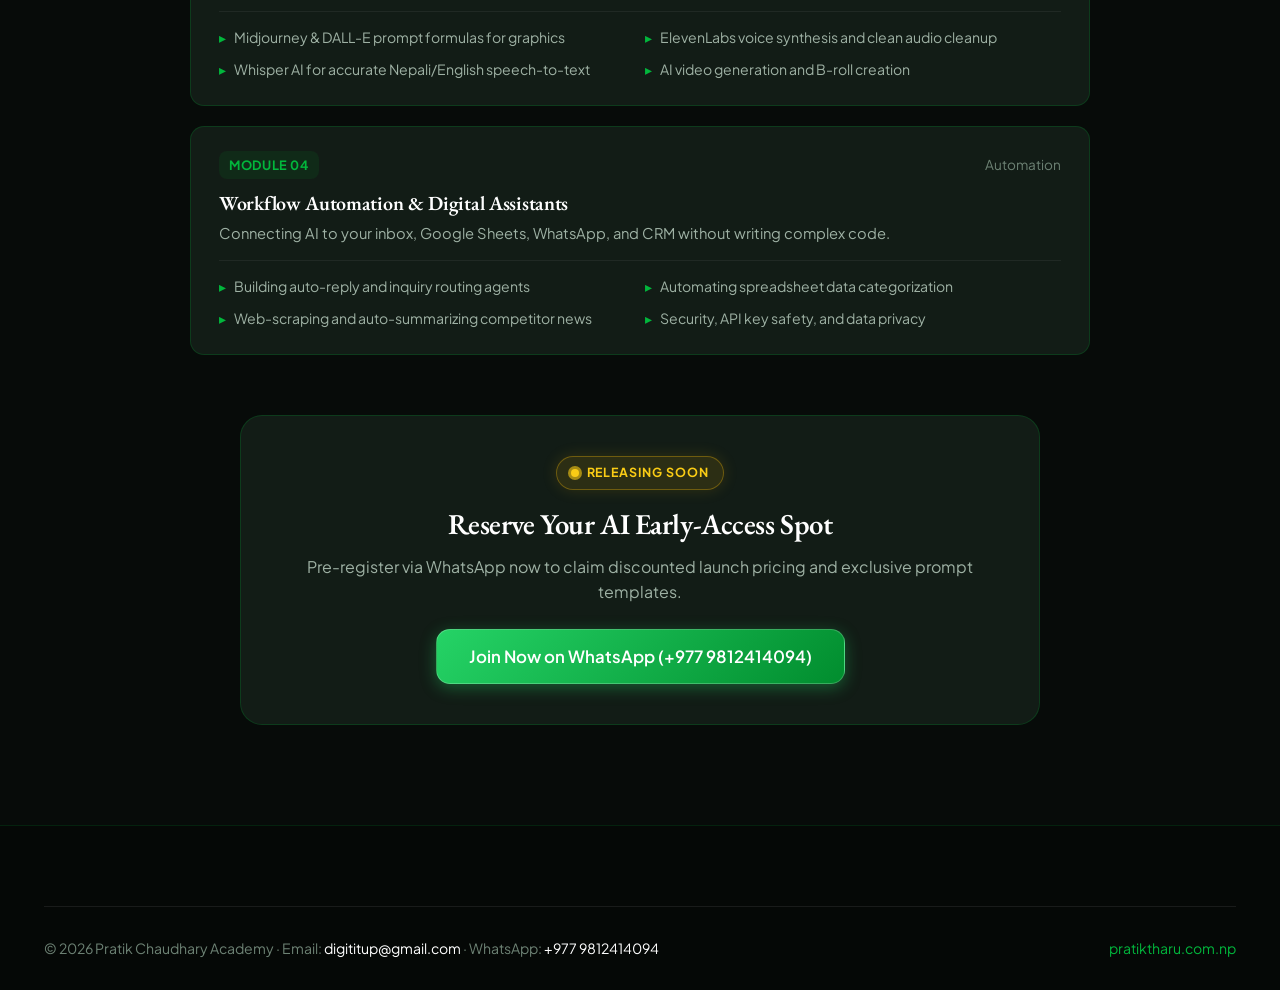
<file: ai-masterclass.html>
<!DOCTYPE html>
<html lang="en">
<head>
  <meta charset="UTF-8">
  <meta name="viewport" content="width=device-width, initial-scale=1.0">
  <title>AI Masterclass (Releasing Soon) — Pratik Chaudhary Academy</title>
  <meta name="description" content="Learn practical AI tools, ChatGPT, Google Gemini, and automation workflows from Pratik Chaudhary. Currently Releasing Soon.">
  <link rel="icon" type="image/png" href="assets/img/academy-icon.png">
  <link rel="apple-touch-icon" href="assets/img/academy-icon.png">
  <link rel="stylesheet" href="assets/css/style.css">
</head>
<body>

  <div class="bg-ambient">
    <div class="ambient-orb orb-1"></div>
    <div class="ambient-orb orb-3"></div>
  </div>
  <div class="bg-grid"></div>

  <!-- ================= HEADER ================= -->
  <header class="site-header">
    <div class="wrap">
      <div class="nav-container">
                <!-- Logo -->
        <a href="index.html" class="brand-logo" aria-label="Pratik Chaudhary Academy">
          <img src="assets/img/academy-logo.png" alt="Pratik Chaudhary Academy" class="academy-brand-logo-img">
        </a>

                <ul class="nav-menu">
          <li><a href="index.html" class="nav-link">Home</a></li>
          <li><a href="content-masterclass.html" class="nav-link">Content Masterclass</a></li>
          <li><a href="ai-masterclass.html" class="nav-link active">AI Masterclass</a></li>
          <li><a href="flood-survival-guide.html" class="nav-link">Flood Survival Guide</a></li>
          <li><a href="heat-survival-guide.html" class="nav-link">Heat Survival</a></li>
          
          <li class="nav-dropdown">
            <a href="#more" class="nav-link dropdown-trigger">
              More
              <svg viewBox="0 0 24 24" fill="none" stroke="currentColor" stroke-width="2"><polyline points="6 9 12 15 18 9"></polyline></svg>
            </a>
            <div class="dropdown-pane">
              <a href="weekly-cohort.html" class="dropdown-item">
                <span class="dd-icon">👥</span>
                <div class="dd-text">
                  <b>Weekly Cohort</b>
                  <span>Live mentorship & sprints (Soon)</span>
                </div>
              </a>
            </div>
          </li>
        </ul>

        <div class="nav-actions">
          <button class="btn btn-secondary btn-sm trigger-login-modal">Login</button>
          
          <button class="burger-btn"><svg viewBox="0 0 24 24" fill="none" stroke="currentColor" stroke-width="2"><line x1="3" y1="12" x2="21" y2="12"></line><line x1="3" y1="6" x2="21" y2="6"></line><line x1="3" y1="18" x2="21" y2="18"></line></svg></button>
        </div>
      </div>
    </div>
  </header>

  <div class="drawer-backdrop" id="drawerBackdrop"></div>
  <aside class="mobile-drawer" id="mobileDrawer">
        <div class="drawer-header">
      <img src="assets/img/academy-logo.png" alt="Pratik Chaudhary Academy" class="academy-brand-logo-img" style="height:36px;">
      <button class="modal-close-btn drawer-close" aria-label="Close menu">&times;</button>
    </div>
        <nav class="drawer-links">
      <a href="index.html">Home</a>
      <a href="content-masterclass.html">Content Masterclass <span class="badge-releasing-soon" style="font-size:0.65rem;padding:2px 8px;">Soon</span></a>
      <a href="ai-masterclass.html">AI Masterclass <span class="badge-releasing-soon" style="font-size:0.65rem;padding:2px 8px;">Soon</span></a>
      <a href="flood-survival-guide.html">Flood Survival Guide <span class="badge-releasing-soon" style="font-size:0.65rem;padding:2px 8px;">Soon</span></a>
      <a href="heat-survival-guide.html">Heat Survival <span class="badge-releasing-soon" style="font-size:0.65rem;padding:2px 8px;">Soon</span></a>
      <a href="weekly-cohort.html">Weekly Cohort <span class="badge-releasing-soon" style="font-size:0.65rem;padding:2px 8px;">Soon</span></a>
      <a href="about.html">About Pratik</a>
    </nav>
    <div class="drawer-footer">
      <button class="btn btn-secondary trigger-login-modal" style="width:100%">Sign In / Login</button>
      <a href="https://wa.me/9779812414094?text=Hi%20Pratik%2C%20I%20want%20to%20enroll%20in%20the%20AI%20Masterclass!" target="_blank" rel="noopener" class="btn btn-whatsapp" style="width:100%">
        WhatsApp (+9779812414094)
      </a>
    </div>
  </aside>

  <!-- ================= COURSE HERO BANNER ================= -->
  <section class="course-hero-banner">
    <div class="wrap">
      <div class="course-hero-content">
        <div style="display:flex; align-items:center; gap:12px; margin-bottom:20px; flex-wrap:wrap;">
          <span class="badge-releasing-soon">
            <span class="pulse-dot"></span> Releasing Soon
          </span>
          <span class="badge-releasing-soon badge-green">
            Gemini, ChatGPT & Everyday Automation
          </span>
        </div>

        <h1 style="margin-bottom:16px;">AI Masterclass</h1>
        <p style="font-size:1.22rem; line-height:1.7; color:var(--text-muted); margin-bottom:24px;">
          Master modern artificial intelligence tools to supercharge your research, writing, problem-solving, and career productivity. Taught from zero in accessible Nepali and English.
        </p>

        <div class="course-meta-strip">
          <div class="meta-item">
            <svg viewBox="0 0 24 24" fill="none" stroke="currentColor" stroke-width="2"><circle cx="12" cy="12" r="10"></circle><polyline points="12 6 12 12 16 14"></polyline></svg>
            <span>Status: <b style="color:#facc15;">Releasing Soon</b></span>
          </div>
          <div class="meta-item">
            <svg viewBox="0 0 24 24" fill="none" stroke="currentColor" stroke-width="2"><path d="M20 21v-2a4 4 0 0 0-4-4H8a4 4 0 0 0-4 4v2"></path><circle cx="12" cy="7" r="4"></circle></svg>
            <span>Instructor: <b>Pratik Chaudhary</b></span>
          </div>
          <div class="meta-item">
            <svg viewBox="0 0 24 24" fill="none" stroke="currentColor" stroke-width="2"><polyline points="16 18 22 12 16 6"></polyline><polyline points="8 6 2 12 8 18"></polyline></svg>
            <span>Prerequisites: <b>Zero Coding Required</b></span>
          </div>
        </div>

        <div style="display:flex; gap:16px; flex-wrap:wrap; margin-top:28px;">
          <button class="btn btn-whatsapp btn-lg" data-whatsapp-course="ai-masterclass">
            <svg width="20" height="20" viewBox="0 0 24 24" fill="currentColor"><path d="M.057 24l1.687-6.163c-1.041-1.804-1.588-3.849-1.587-5.946.003-6.556 5.338-11.891 11.893-11.891 3.181.001 6.167 1.24 8.413 3.488 2.245 2.248 3.481 5.236 3.48 8.414-.003 6.557-5.338 11.892-11.893 11.892-1.99-.001-3.951-.5-5.688-1.448l-6.305 1.654zm6.597-3.807c1.676.995 3.276 1.591 5.392 1.592 5.448 0 9.886-4.434 9.889-9.885.002-5.462-4.415-9.89-9.881-9.892-5.452 0-9.887 4.434-9.889 9.884-.001 2.225.651 3.891 1.746 5.634l-.999 3.648 3.742-.981zm11.387-5.464c-.074-.124-.272-.198-.57-.347-.297-.149-1.758-.868-2.031-.967-.272-.099-.47-.149-.669.149-.198.297-.768.967-.941 1.165-.173.198-.347.223-.644.074-.297-.149-1.255-.462-2.39-1.475-.883-.788-1.48-1.761-1.653-2.059-.173-.297-.018-.458.13-.606.134-.133.297-.347.446-.521.151-.172.2-.296.3-.495.099-.198.05-.372-.025-.521-.075-.148-.669-1.611-.916-2.206-.242-.579-.487-.501-.669-.51l-.57-.01c-.198 0-.52.074-.792.372s-1.04 1.016-1.04 2.479 1.065 2.876 1.213 3.074c.149.198 2.095 3.2 5.076 4.487.709.306 1.263.489 1.694.626.712.226 1.36.194 1.872.118.571-.085 1.758-.719 2.006-1.413.248-.695.248-1.29.173-1.414z"/></svg>
            Pre-Register on WhatsApp (+9779812414094)
          </button>
          <a href="#syllabus" class="btn btn-secondary btn-lg">Explore Tools & Modules</a>
        </div>
      </div>
    </div>
  </section>

  <!-- ================= SYLLABUS SECTION ================= -->
  <section class="section-pad" id="syllabus">
    <div class="wrap">
      <div class="section-header">
        <div class="section-tag"><span>🤖</span> AI Curriculum</div>
        <h2>What You Will Master</h2>
        <p>A hands-on, practical tool-kit focused on real outcomes: automated research, creative asset generation, and digital productivity.</p>
      </div>

      <div class="syllabus-timeline">
        <div class="module-card">
          <div class="module-header">
            <span class="module-badge">Module 01</span>
            <span style="font-size:0.85rem; color:var(--text-dim);">Core Foundations</span>
          </div>
          <h3 class="module-title">Understanding LLMs & How AI Really Thinks</h3>
          <p style="font-size:0.92rem; color:var(--text-muted); margin-top:6px;">Demystifying tokens, context windows, hallucinations, and how to get predictable, high-precision answers.</p>
          <ul class="module-lessons">
            <li>Google Gemini vs ChatGPT-4o vs Claude 3.5</li>
            <li>Avoiding common prompt traps and hallucinations</li>
            <li>Role priming and context injection techniques</li>
            <li>Custom instructions and personalization setup</li>
          </ul>
        </div>

        <div class="module-card">
          <div class="module-header">
            <span class="module-badge">Module 02</span>
            <span style="font-size:0.85rem; color:var(--text-dim);">Prompt Engineering</span>
          </div>
          <h3 class="module-title">Advanced Prompt Engineering Architectures</h3>
          <p style="font-size:0.92rem; color:var(--text-muted); margin-top:6px;">Chain-of-thought, tree-of-thought, few-shot prompting, and recursive self-critique workflows.</p>
          <ul class="module-lessons">
            <li>Building multi-step reasoning prompt templates</li>
            <li>Data extraction from messy PDFs and tables</li>
            <li>Summarizing 100-page policy papers in seconds</li>
            <li>Prompt libraries for daily professional tasks</li>
          </ul>
        </div>

        <div class="module-card">
          <div class="module-header">
            <span class="module-badge">Module 03</span>
            <span style="font-size:0.85rem; color:var(--text-dim);">Creative Engines</span>
          </div>
          <h3 class="module-title">Generative Visuals, Audio & Voice Clones</h3>
          <p style="font-size:0.92rem; color:var(--text-muted); margin-top:6px;">Creating graphics, photorealistic mockups, AI voiceovers, and automatic subtitle generation.</p>
          <ul class="module-lessons">
            <li>Midjourney & DALL-E prompt formulas for graphics</li>
            <li>ElevenLabs voice synthesis and clean audio cleanup</li>
            <li>Whisper AI for accurate Nepali/English speech-to-text</li>
            <li>AI video generation and B-roll creation</li>
          </ul>
        </div>

        <div class="module-card">
          <div class="module-header">
            <span class="module-badge">Module 04</span>
            <span style="font-size:0.85rem; color:var(--text-dim);">Automation</span>
          </div>
          <h3 class="module-title">Workflow Automation & Digital Assistants</h3>
          <p style="font-size:0.92rem; color:var(--text-muted); margin-top:6px;">Connecting AI to your inbox, Google Sheets, WhatsApp, and CRM without writing complex code.</p>
          <ul class="module-lessons">
            <li>Building auto-reply and inquiry routing agents</li>
            <li>Automating spreadsheet data categorization</li>
            <li>Web-scraping and auto-summarizing competitor news</li>
            <li>Security, API key safety, and data privacy</li>
          </ul>
        </div>
      </div>

      <!-- Bottom Enrollment Box -->
      <div style="margin-top:60px; text-align:center; padding:40px; background:var(--bg-card); border:1px solid var(--primary-border); border-radius:var(--radius-lg); max-width:800px; margin-left:auto; margin-right:auto;">
        <span class="badge-releasing-soon" style="margin-bottom:16px;">
          <span class="pulse-dot"></span> Releasing Soon
        </span>
        <h3 style="margin-bottom:12px;">Reserve Your AI Early-Access Spot</h3>
        <p style="margin-bottom:24px;">Pre-register via WhatsApp now to claim discounted launch pricing and exclusive prompt templates.</p>
        <button class="btn btn-whatsapp btn-lg" data-whatsapp-course="ai-masterclass">
          Join Now on WhatsApp (+977 9812414094)
        </button>
      </div>
    </div>
  </section>

  <!-- ================= FOOTER ================= -->
  <footer class="site-footer">
    <div class="wrap">
      <div class="footer-bottom">
        <div>© 2026 Pratik Chaudhary Academy · Email: <a href="mailto:digititup@gmail.com" style="color:#ffffff;">digititup@gmail.com</a> · WhatsApp: <a href="https://wa.me/9779812414094" style="color:#ffffff;">+977 9812414094</a></div>
        <div><a href="https://pratiktharu.com.np" target="_blank" rel="noopener" style="color:var(--primary-light);">pratiktharu.com.np</a></div>
      </div>
    </div>
  </footer>

  <!-- Floating WhatsApp & Modals -->
  <a href="https://wa.me/9779812414094?text=Hi%20Pratik%2C%20I%20want%20to%20enroll%20in%20the%20AI%20Masterclass!" target="_blank" rel="noopener" class="floating-whatsapp-btn">
    <svg viewBox="0 0 24 24"><path d="M.057 24l1.687-6.163c-1.041-1.804-1.588-3.849-1.587-5.946.003-6.556 5.338-11.891 11.893-11.891 3.181.001 6.167 1.24 8.413 3.488 2.245 2.248 3.481 5.236 3.48 8.414-.003 6.557-5.338 11.892-11.893 11.892-1.99-.001-3.951-.5-5.688-1.448l-6.305 1.654zm6.597-3.807c1.676.995 3.276 1.591 5.392 1.592 5.448 0 9.886-4.434 9.889-9.885.002-5.462-4.415-9.89-9.881-9.892-5.452 0-9.887 4.434-9.889 9.884-.001 2.225.651 3.891 1.746 5.634l-.999 3.648 3.742-.981zm11.387-5.464c-.074-.124-.272-.198-.57-.347-.297-.149-1.758-.868-2.031-.967-.272-.099-.47-.149-.669.149-.198.297-.768.967-.941 1.165-.173.198-.347.223-.644.074-.297-.149-1.255-.462-2.39-1.475-.883-.788-1.48-1.761-1.653-2.059-.173-.297-.018-.458.13-.606.134-.133.297-.347.446-.521.151-.172.2-.296.3-.495.099-.198.05-.372-.025-.521-.075-.148-.669-1.611-.916-2.206-.242-.579-.487-.501-.669-.51l-.57-.01c-.198 0-.52.074-.792.372s-1.04 1.016-1.04 2.479 1.065 2.876 1.213 3.074c.149.198 2.095 3.2 5.076 4.487.709.306 1.263.489 1.694.626.712.226 1.36.194 1.872.118.571-.085 1.758-.719 2.006-1.413.248-.695.248-1.29.173-1.414z"/></svg>
    <span>WhatsApp</span>
  </a>

  <!-- WhatsApp Inquiry Modal -->
  <div class="modal-backdrop" id="whatsappModal">
    <div class="modal-container">
      <button class="modal-close-btn">&times;</button>
      <div class="badge-releasing-soon" style="margin-bottom:12px;">
        <span class="pulse-dot"></span> WhatsApp Enrollment Desk
      </div>
      <h3 class="modal-title" id="waModalTitle">Inquire About AI Masterclass</h3>
      <p class="modal-desc">Connect directly with Pratik Chaudhary on WhatsApp +977 9812414094.</p>
      <form id="whatsappForm">
        <div class="form-group">
          <label class="form-label" for="waCourseInput">Selected Masterclass</label>
          <input type="text" id="waCourseInput" class="form-input" value="AI Masterclass" readonly>
        </div>
        <div class="form-group">
          <label class="form-label" for="waNameInput">Your Name</label>
          <input type="text" id="waNameInput" class="form-input" placeholder="e.g. Sujan Thapa" required>
        </div>
        <div class="form-group">
          <label class="form-label" for="waMsgInput">Your Message</label>
          <textarea id="waMsgInput" class="form-textarea" rows="3"></textarea>
        </div>
        <div style="display:flex; flex-direction:column; gap:10px; margin-top:20px;">
          <button type="submit" class="btn btn-whatsapp form-submit-btn">Send Message via WhatsApp</button>
          <button type="button" id="waDirectBtn" class="btn btn-secondary">Quick 1-Tap Open WhatsApp</button>
        </div>
      </form>
    </div>
  </div>

  <div class="modal-backdrop" id="loginModal">
    <div class="modal-container">
      <button class="modal-close-btn">&times;</button>
      <h3 class="modal-title">Sign In to Academy</h3>
      <p class="modal-desc">Access your course dashboard.</p>
      <form id="academyAuthForm">
        <div class="form-group">
          <label class="form-label">Email Address</label>
          <input type="email" class="form-input" placeholder="name@domain.com" required>
        </div>
        <div class="form-group">
          <label class="form-label">Password</label>
          <input type="password" class="form-input" placeholder="••••••••" required>
        </div>
        <button type="submit" class="btn btn-primary form-submit-btn">Sign In</button>
      </form>
    </div>
  </div>

  <script src="assets/js/main.js"></script>
</body>
</html>
</file>
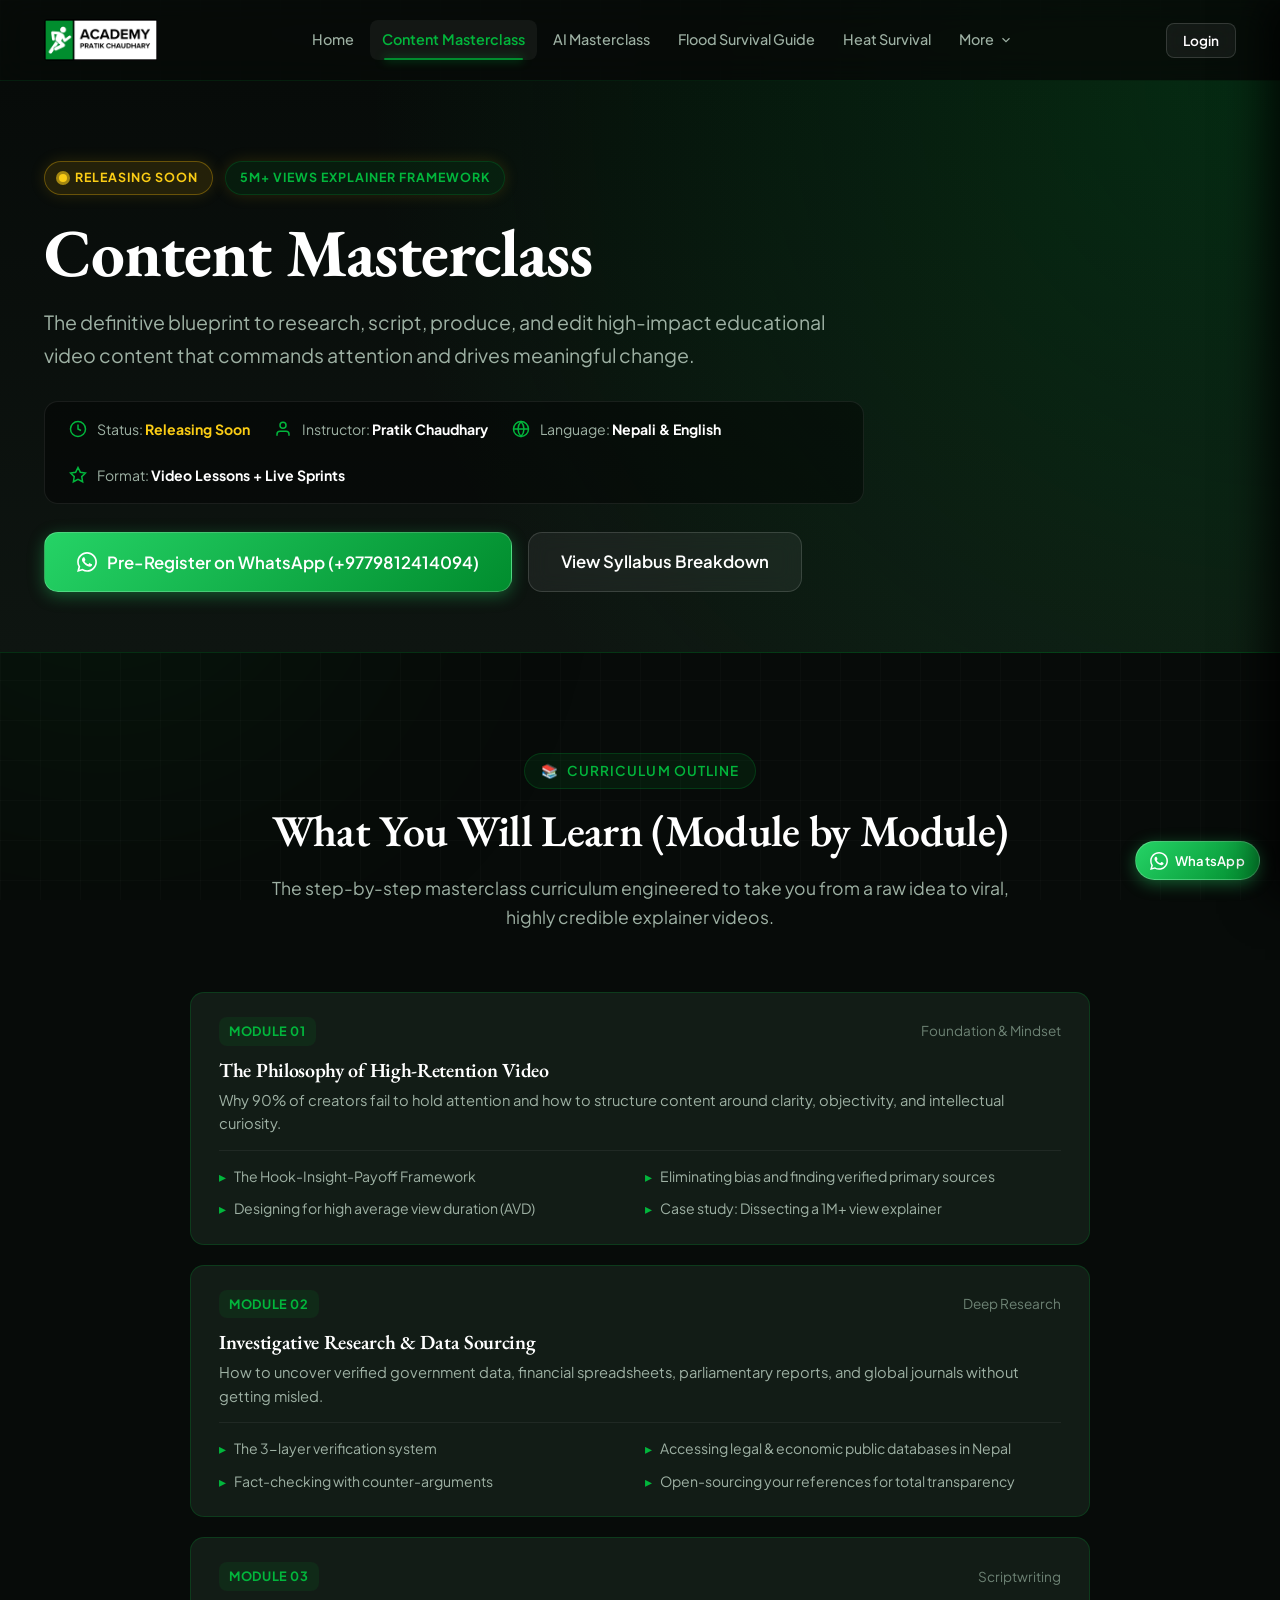
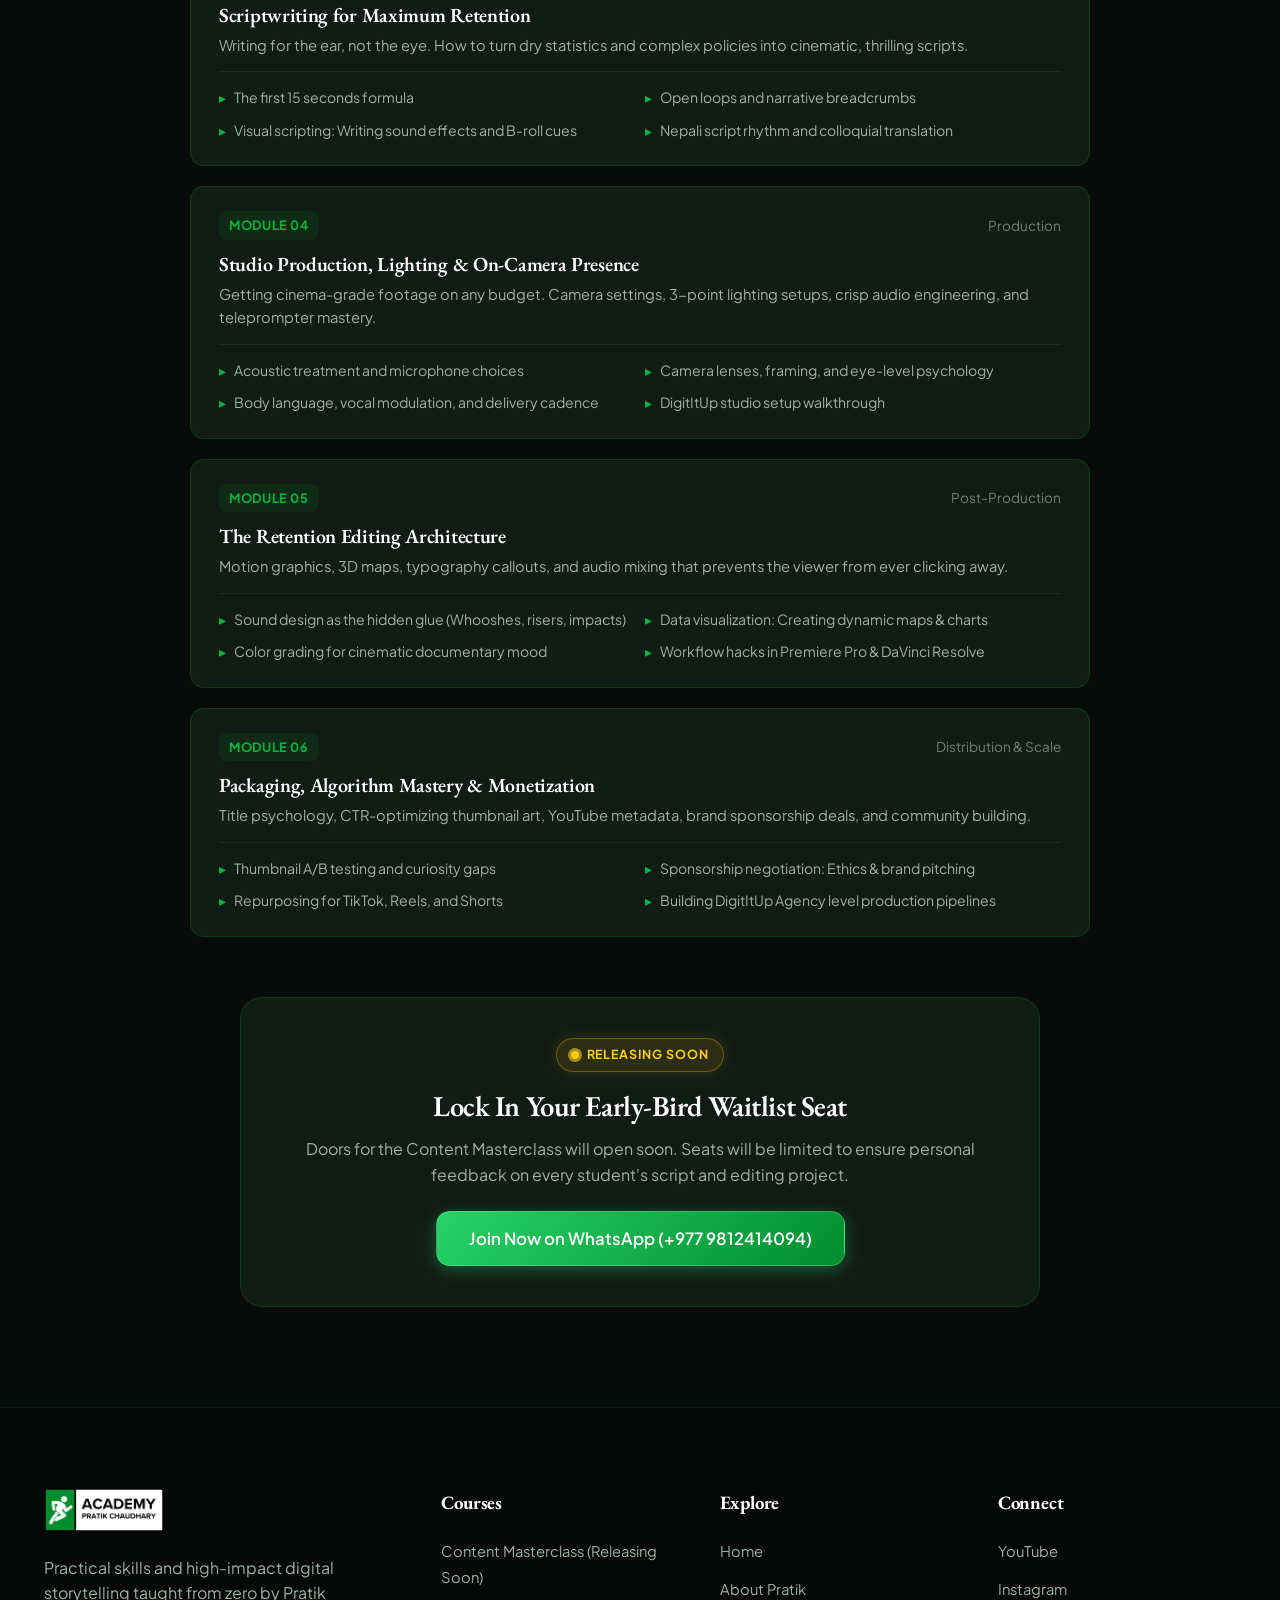
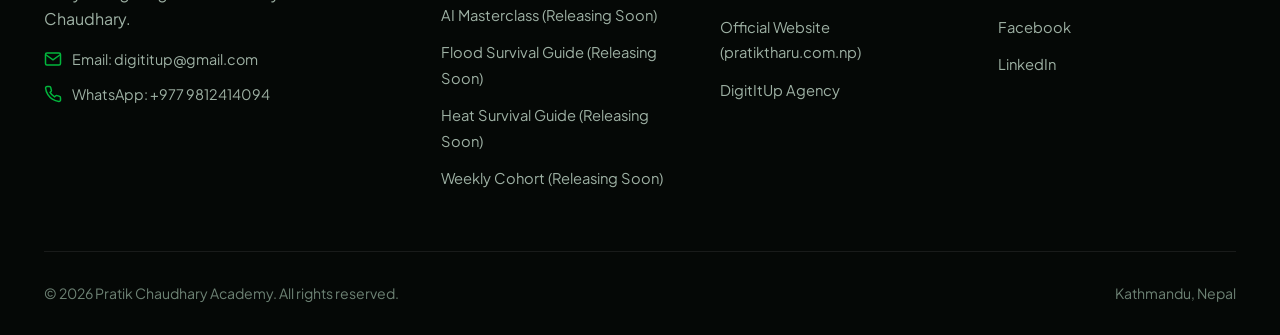
<file: content-masterclass.html>
<!DOCTYPE html>
<html lang="en">
<head>
  <meta charset="UTF-8">
  <meta name="viewport" content="width=device-width, initial-scale=1.0">
  <title>Content Masterclass (Releasing Soon) — Pratik Chaudhary Academy</title>
  <meta name="description" content="Learn end-to-end video storytelling, viral research systems, and high-retention editing from Pratik Chaudhary. Currently Releasing Soon.">
  <link rel="icon" type="image/png" href="assets/img/academy-icon.png">
  <link rel="apple-touch-icon" href="assets/img/academy-icon.png">
  <link rel="stylesheet" href="assets/css/style.css">
</head>
<body>

  <!-- Ambient Light Orbs & Grid -->
  <div class="bg-ambient">
    <div class="ambient-orb orb-1"></div>
    <div class="ambient-orb orb-2"></div>
  </div>
  <div class="bg-grid"></div>

  <!-- ================= HEADER ================= -->
  <header class="site-header">
    <div class="wrap">
      <div class="nav-container">
                <!-- Logo -->
        <a href="index.html" class="brand-logo" aria-label="Pratik Chaudhary Academy">
          <img src="assets/img/academy-logo.png" alt="Pratik Chaudhary Academy" class="academy-brand-logo-img">
        </a>

                <ul class="nav-menu">
          <li><a href="index.html" class="nav-link">Home</a></li>
          <li><a href="content-masterclass.html" class="nav-link active">Content Masterclass</a></li>
          <li><a href="ai-masterclass.html" class="nav-link">AI Masterclass</a></li>
          <li><a href="flood-survival-guide.html" class="nav-link">Flood Survival Guide</a></li>
          <li><a href="heat-survival-guide.html" class="nav-link">Heat Survival</a></li>
          
          <li class="nav-dropdown">
            <a href="#more" class="nav-link dropdown-trigger">
              More
              <svg viewBox="0 0 24 24" fill="none" stroke="currentColor" stroke-width="2"><polyline points="6 9 12 15 18 9"></polyline></svg>
            </a>
            <div class="dropdown-pane">
              <a href="weekly-cohort.html" class="dropdown-item">
                <span class="dd-icon">👥</span>
                <div class="dd-text">
                  <b>Weekly Cohort</b>
                  <span>Live mentorship & sprints (Soon)</span>
                </div>
              </a>
            </div>
          </li>
        </ul>

        <div class="nav-actions">
          <button class="btn btn-secondary btn-sm trigger-login-modal">Login</button>
          
          <button class="burger-btn" aria-label="Open Navigation Menu">
            <svg viewBox="0 0 24 24" fill="none" stroke="currentColor" stroke-width="2"><line x1="3" y1="12" x2="21" y2="12"></line><line x1="3" y1="6" x2="21" y2="6"></line><line x1="3" y1="18" x2="21" y2="18"></line></svg>
          </button>
        </div>
      </div>
    </div>
  </header>

  <!-- Mobile Drawer Menu -->
  <div class="drawer-backdrop" id="drawerBackdrop"></div>
  <aside class="mobile-drawer" id="mobileDrawer">
        <div class="drawer-header">
      <img src="assets/img/academy-logo.png" alt="Pratik Chaudhary Academy" class="academy-brand-logo-img" style="height:36px;">
      <button class="modal-close-btn drawer-close" aria-label="Close menu">&times;</button>
    </div>
        <nav class="drawer-links">
      <a href="index.html">Home</a>
      <a href="content-masterclass.html">Content Masterclass <span class="badge-releasing-soon" style="font-size:0.65rem;padding:2px 8px;">Soon</span></a>
      <a href="ai-masterclass.html">AI Masterclass <span class="badge-releasing-soon" style="font-size:0.65rem;padding:2px 8px;">Soon</span></a>
      <a href="flood-survival-guide.html">Flood Survival Guide <span class="badge-releasing-soon" style="font-size:0.65rem;padding:2px 8px;">Soon</span></a>
      <a href="heat-survival-guide.html">Heat Survival <span class="badge-releasing-soon" style="font-size:0.65rem;padding:2px 8px;">Soon</span></a>
      <a href="weekly-cohort.html">Weekly Cohort <span class="badge-releasing-soon" style="font-size:0.65rem;padding:2px 8px;">Soon</span></a>
      <a href="about.html">About Pratik</a>
    </nav>
    <div class="drawer-footer">
      <button class="btn btn-secondary trigger-login-modal" style="width:100%">Sign In / Login</button>
      <a href="https://wa.me/9779812414094?text=Hi%20Pratik%2C%20I%20want%20to%20join%20the%20Content%20Masterclass%20waitlist!" 
         target="_blank" 
         rel="noopener" 
         class="btn btn-whatsapp" 
         style="width:100%">
        WhatsApp (+9779812414094)
      </a>
    </div>
  </aside>

  <!-- ================= COURSE HERO BANNER ================= -->
  <section class="course-hero-banner">
    <div class="wrap">
      <div class="course-hero-content">
        <div style="display:flex; align-items:center; gap:12px; margin-bottom:20px; flex-wrap:wrap;">
          <span class="badge-releasing-soon">
            <span class="pulse-dot"></span> Releasing Soon
          </span>
          <span class="badge-releasing-soon badge-green">
            5M+ Views Explainer Framework
          </span>
        </div>

        <h1 style="margin-bottom:16px;">Content Masterclass</h1>
        <p style="font-size:1.22rem; line-height:1.7; color:var(--text-muted); margin-bottom:24px;">
          The definitive blueprint to research, script, produce, and edit high-impact educational video content that commands attention and drives meaningful change.
        </p>

        <!-- Course Meta Strip -->
        <div class="course-meta-strip">
          <div class="meta-item">
            <svg viewBox="0 0 24 24" fill="none" stroke="currentColor" stroke-width="2"><circle cx="12" cy="12" r="10"></circle><polyline points="12 6 12 12 16 14"></polyline></svg>
            <span>Status: <b style="color:#facc15;">Releasing Soon</b></span>
          </div>
          <div class="meta-item">
            <svg viewBox="0 0 24 24" fill="none" stroke="currentColor" stroke-width="2"><path d="M20 21v-2a4 4 0 0 0-4-4H8a4 4 0 0 0-4 4v2"></path><circle cx="12" cy="7" r="4"></circle></svg>
            <span>Instructor: <b>Pratik Chaudhary</b></span>
          </div>
          <div class="meta-item">
            <svg viewBox="0 0 24 24" fill="none" stroke="currentColor" stroke-width="2"><circle cx="12" cy="12" r="10"></circle><line x1="2" y1="12" x2="22" y2="12"></line><path d="M12 2a15.3 15.3 0 0 1 4 10 15.3 15.3 0 0 1-4 10 15.3 15.3 0 0 1-4-10 15.3 15.3 0 0 1 4-10z"></path></svg>
            <span>Language: <b>Nepali & English</b></span>
          </div>
          <div class="meta-item">
            <svg viewBox="0 0 24 24" fill="none" stroke="currentColor" stroke-width="2"><polygon points="12 2 15.09 8.26 22 9.27 17 14.14 18.18 21.02 12 17.77 5.82 21.02 7 14.14 2 9.27 8.91 8.26 12 2"></polygon></svg>
            <span>Format: <b>Video Lessons + Live Sprints</b></span>
          </div>
        </div>

        <div style="display:flex; gap:16px; flex-wrap:wrap; margin-top:28px;">
          <button class="btn btn-whatsapp btn-lg" data-whatsapp-course="content-masterclass">
            <svg width="20" height="20" viewBox="0 0 24 24" fill="currentColor"><path d="M.057 24l1.687-6.163c-1.041-1.804-1.588-3.849-1.587-5.946.003-6.556 5.338-11.891 11.893-11.891 3.181.001 6.167 1.24 8.413 3.488 2.245 2.248 3.481 5.236 3.48 8.414-.003 6.557-5.338 11.892-11.893 11.892-1.99-.001-3.951-.5-5.688-1.448l-6.305 1.654zm6.597-3.807c1.676.995 3.276 1.591 5.392 1.592 5.448 0 9.886-4.434 9.889-9.885.002-5.462-4.415-9.89-9.881-9.892-5.452 0-9.887 4.434-9.889 9.884-.001 2.225.651 3.891 1.746 5.634l-.999 3.648 3.742-.981zm11.387-5.464c-.074-.124-.272-.198-.57-.347-.297-.149-1.758-.868-2.031-.967-.272-.099-.47-.149-.669.149-.198.297-.768.967-.941 1.165-.173.198-.347.223-.644.074-.297-.149-1.255-.462-2.39-1.475-.883-.788-1.48-1.761-1.653-2.059-.173-.297-.018-.458.13-.606.134-.133.297-.347.446-.521.151-.172.2-.296.3-.495.099-.198.05-.372-.025-.521-.075-.148-.669-1.611-.916-2.206-.242-.579-.487-.501-.669-.51l-.57-.01c-.198 0-.52.074-.792.372s-1.04 1.016-1.04 2.479 1.065 2.876 1.213 3.074c.149.198 2.095 3.2 5.076 4.487.709.306 1.263.489 1.694.626.712.226 1.36.194 1.872.118.571-.085 1.758-.719 2.006-1.413.248-.695.248-1.29.173-1.414z"/></svg>
            Pre-Register on WhatsApp (+9779812414094)
          </button>
          <a href="#syllabus" class="btn btn-secondary btn-lg">View Syllabus Breakdown</a>
        </div>
      </div>
    </div>
  </section>

  <!-- ================= SYLLABUS SECTION ================= -->
  <section class="section-pad" id="syllabus">
    <div class="wrap">
      <div class="section-header">
        <div class="section-tag">
          <span>📚</span> Curriculum Outline
        </div>
        <h2>What You Will Learn (Module by Module)</h2>
        <p>The step-by-step masterclass curriculum engineered to take you from a raw idea to viral, highly credible explainer videos.</p>
      </div>

      <div class="syllabus-timeline">
        <!-- Module 1 -->
        <div class="module-card">
          <div class="module-header">
            <span class="module-badge">Module 01</span>
            <span style="font-size:0.85rem; color:var(--text-dim);">Foundation & Mindset</span>
          </div>
          <h3 class="module-title">The Philosophy of High-Retention Video</h3>
          <p style="font-size:0.92rem; color:var(--text-muted); margin-top:6px;">
            Why 90% of creators fail to hold attention and how to structure content around clarity, objectivity, and intellectual curiosity.
          </p>
          <ul class="module-lessons">
            <li>The Hook-Insight-Payoff Framework</li>
            <li>Eliminating bias and finding verified primary sources</li>
            <li>Designing for high average view duration (AVD)</li>
            <li>Case study: Dissecting a 1M+ view explainer</li>
          </ul>
        </div>

        <!-- Module 2 -->
        <div class="module-card">
          <div class="module-header">
            <span class="module-badge">Module 02</span>
            <span style="font-size:0.85rem; color:var(--text-dim);">Deep Research</span>
          </div>
          <h3 class="module-title">Investigative Research & Data Sourcing</h3>
          <p style="font-size:0.92rem; color:var(--text-muted); margin-top:6px;">
            How to uncover verified government data, financial spreadsheets, parliamentary reports, and global journals without getting misled.
          </p>
          <ul class="module-lessons">
            <li>The 3-layer verification system</li>
            <li>Accessing legal & economic public databases in Nepal</li>
            <li>Fact-checking with counter-arguments</li>
            <li>Open-sourcing your references for total transparency</li>
          </ul>
        </div>

        <!-- Module 3 -->
        <div class="module-card">
          <div class="module-header">
            <span class="module-badge">Module 03</span>
            <span style="font-size:0.85rem; color:var(--text-dim);">Scriptwriting</span>
          </div>
          <h3 class="module-title">Scriptwriting for Maximum Retention</h3>
          <p style="font-size:0.92rem; color:var(--text-muted); margin-top:6px;">
            Writing for the ear, not the eye. How to turn dry statistics and complex policies into cinematic, thrilling scripts.
          </p>
          <ul class="module-lessons">
            <li>The first 15 seconds formula</li>
            <li>Open loops and narrative breadcrumbs</li>
            <li>Visual scripting: Writing sound effects and B-roll cues</li>
            <li>Nepali script rhythm and colloquial translation</li>
          </ul>
        </div>

        <!-- Module 4 -->
        <div class="module-card">
          <div class="module-header">
            <span class="module-badge">Module 04</span>
            <span style="font-size:0.85rem; color:var(--text-dim);">Production</span>
          </div>
          <h3 class="module-title">Studio Production, Lighting & On-Camera Presence</h3>
          <p style="font-size:0.92rem; color:var(--text-muted); margin-top:6px;">
            Getting cinema-grade footage on any budget. Camera settings, 3-point lighting setups, crisp audio engineering, and teleprompter mastery.
          </p>
          <ul class="module-lessons">
            <li>Acoustic treatment and microphone choices</li>
            <li>Camera lenses, framing, and eye-level psychology</li>
            <li>Body language, vocal modulation, and delivery cadence</li>
            <li>DigitItUp studio setup walkthrough</li>
          </ul>
        </div>

        <!-- Module 5 -->
        <div class="module-card">
          <div class="module-header">
            <span class="module-badge">Module 05</span>
            <span style="font-size:0.85rem; color:var(--text-dim);">Post-Production</span>
          </div>
          <h3 class="module-title">The Retention Editing Architecture</h3>
          <p style="font-size:0.92rem; color:var(--text-muted); margin-top:6px;">
            Motion graphics, 3D maps, typography callouts, and audio mixing that prevents the viewer from ever clicking away.
          </p>
          <ul class="module-lessons">
            <li>Sound design as the hidden glue (Whooshes, risers, impacts)</li>
            <li>Data visualization: Creating dynamic maps & charts</li>
            <li>Color grading for cinematic documentary mood</li>
            <li>Workflow hacks in Premiere Pro & DaVinci Resolve</li>
          </ul>
        </div>

        <!-- Module 6 -->
        <div class="module-card">
          <div class="module-header">
            <span class="module-badge">Module 06</span>
            <span style="font-size:0.85rem; color:var(--text-dim);">Distribution & Scale</span>
          </div>
          <h3 class="module-title">Packaging, Algorithm Mastery & Monetization</h3>
          <p style="font-size:0.92rem; color:var(--text-muted); margin-top:6px;">
            Title psychology, CTR-optimizing thumbnail art, YouTube metadata, brand sponsorship deals, and community building.
          </p>
          <ul class="module-lessons">
            <li>Thumbnail A/B testing and curiosity gaps</li>
            <li>Sponsorship negotiation: Ethics & brand pitching</li>
            <li>Repurposing for TikTok, Reels, and Shorts</li>
            <li>Building DigitItUp Agency level production pipelines</li>
          </ul>
        </div>
      </div>

      <!-- Bottom Enrollment Box -->
      <div style="margin-top:60px; text-align:center; padding:40px; background:var(--bg-card); border:1px solid var(--primary-border); border-radius:var(--radius-lg); max-width:800px; margin-left:auto; margin-right:auto;">
        <span class="badge-releasing-soon" style="margin-bottom:16px;">
          <span class="pulse-dot"></span> Releasing Soon
        </span>
        <h3 style="margin-bottom:12px;">Lock In Your Early-Bird Waitlist Seat</h3>
        <p style="margin-bottom:24px;">
          Doors for the Content Masterclass will open soon. Seats will be limited to ensure personal feedback on every student's script and editing project.
        </p>
        <button class="btn btn-whatsapp btn-lg" data-whatsapp-course="content-masterclass">
          Join Now on WhatsApp (+977 9812414094)
        </button>
      </div>
    </div>
  </section>

  <!-- ================= FOOTER ================= -->
  <footer class="site-footer">
    <div class="wrap">
      <div class="footer-grid">
        <div class="footer-col">
          <a href="index.html" class="brand-logo" style="margin-bottom:16px; display:inline-block;"><img src="assets/img/academy-logo.png" alt="Pratik Chaudhary Academy" class="academy-brand-logo-img" style="height:44px;"></a>
          <p>Practical skills and high-impact digital storytelling taught from zero by Pratik Chaudhary.</p>
          <div class="footer-contact-info">
            <div class="footer-contact-item">
              <svg viewBox="0 0 24 24" fill="none" stroke="currentColor" stroke-width="2"><path d="M4 4h16c1.1 0 2 .9 2 2v12c0 1.1-.9 2-2 2H4c-1.1 0-2-.9-2-2V6c0-1.1.9-2 2-2z"></path><polyline points="22,6 12,13 2,6"></polyline></svg>
              <span>Email: digititup@gmail.com</span>
            </div>
            <div class="footer-contact-item">
              <svg viewBox="0 0 24 24" fill="none" stroke="currentColor" stroke-width="2"><path d="M22 16.92v3a2 2 0 0 1-2.18 2 19.79 19.79 0 0 1-8.63-3.07 19.5 19.5 0 0 1-6-6 19.79 19.79 0 0 1-3.07-8.67A2 2 0 0 1 4.11 2h3a2 2 0 0 1 2 1.72 12.84 12.84 0 0 0 .7 2.81 2 2 0 0 1-.45 2.11L8.09 9.91a16 16 0 0 0 6 6l1.27-1.27a2 2 0 0 1 2.11-.45 12.84 12.84 0 0 0 2.81.7A2 2 0 0 1 22 16.92z"></path></svg>
              <span>WhatsApp: +977 9812414094</span>
            </div>
          </div>
        </div>

        <div class="footer-col">
          <h5>Courses</h5>
          <ul>
            <li><a href="content-masterclass.html">Content Masterclass (Releasing Soon)</a></li>
            <li><a href="ai-masterclass.html">AI Masterclass (Releasing Soon)</a></li>
            <li><a href="flood-survival-guide.html">Flood Survival Guide (Releasing Soon)</a></li>
            <li><a href="heat-survival-guide.html">Heat Survival Guide (Releasing Soon)</a></li>
            <li><a href="weekly-cohort.html">Weekly Cohort (Releasing Soon)</a></li>
          </ul>
        </div>

        <div class="footer-col">
          <h5>Explore</h5>
          <ul>
            <li><a href="index.html">Home</a></li>
            <li><a href="about.html">About Pratik</a></li>
            <li><a href="https://pratiktharu.com.np" target="_blank" rel="noopener">Official Website (pratiktharu.com.np)</a></li>
            <li><a href="https://digititup.com" target="_blank" rel="noopener">DigitItUp Agency</a></li>
          </ul>
        </div>

        <div class="footer-col">
          <h5>Connect</h5>
          <ul>
            <li><a href="https://www.youtube.com/@PratikkChaudhary" target="_blank" rel="noopener">YouTube</a></li>
            <li><a href="https://www.instagram.com/pratikkchaudhary/" target="_blank" rel="noopener">Instagram</a></li>
            <li><a href="https://www.facebook.com/pratikchaudhary6" target="_blank" rel="noopener">Facebook</a></li>
            <li><a href="https://www.linkedin.com/in/pratikchaudhary1/" target="_blank" rel="noopener">LinkedIn</a></li>
          </ul>
        </div>
      </div>

      <div class="footer-bottom">
        <div>© 2026 Pratik Chaudhary Academy. All rights reserved.</div>
        <div>Kathmandu, Nepal</div>
      </div>
    </div>
  </footer>

  <!-- Floating WhatsApp & Modals -->
  <a href="https://wa.me/9779812414094?text=Hi%20Pratik%2C%20I%20want%20to%20join%20the%20Content%20Masterclass%20at%20Pratik%20Chaudhary%20Academy!" 
     target="_blank" 
     rel="noopener" 
     class="floating-whatsapp-btn">
    <svg viewBox="0 0 24 24"><path d="M.057 24l1.687-6.163c-1.041-1.804-1.588-3.849-1.587-5.946.003-6.556 5.338-11.891 11.893-11.891 3.181.001 6.167 1.24 8.413 3.488 2.245 2.248 3.481 5.236 3.48 8.414-.003 6.557-5.338 11.892-11.893 11.892-1.99-.001-3.951-.5-5.688-1.448l-6.305 1.654zm6.597-3.807c1.676.995 3.276 1.591 5.392 1.592 5.448 0 9.886-4.434 9.889-9.885.002-5.462-4.415-9.89-9.881-9.892-5.452 0-9.887 4.434-9.889 9.884-.001 2.225.651 3.891 1.746 5.634l-.999 3.648 3.742-.981zm11.387-5.464c-.074-.124-.272-.198-.57-.347-.297-.149-1.758-.868-2.031-.967-.272-.099-.47-.149-.669.149-.198.297-.768.967-.941 1.165-.173.198-.347.223-.644.074-.297-.149-1.255-.462-2.39-1.475-.883-.788-1.48-1.761-1.653-2.059-.173-.297-.018-.458.13-.606.134-.133.297-.347.446-.521.151-.172.2-.296.3-.495.099-.198.05-.372-.025-.521-.075-.148-.669-1.611-.916-2.206-.242-.579-.487-.501-.669-.51l-.57-.01c-.198 0-.52.074-.792.372s-1.04 1.016-1.04 2.479 1.065 2.876 1.213 3.074c.149.198 2.095 3.2 5.076 4.487.709.306 1.263.489 1.694.626.712.226 1.36.194 1.872.118.571-.085 1.758-.719 2.006-1.413.248-.695.248-1.29.173-1.414z"/></svg>
    <span>WhatsApp</span>
  </a>

  <!-- WhatsApp Inquiry Modal -->
  <div class="modal-backdrop" id="whatsappModal">
    <div class="modal-container">
      <button class="modal-close-btn">&times;</button>
      <div class="badge-releasing-soon" style="margin-bottom:12px;">
        <span class="pulse-dot"></span> WhatsApp Enrollment Desk
      </div>
      <h3 class="modal-title" id="waModalTitle">Inquire About Content Masterclass</h3>
      <p class="modal-desc">Connect directly with Pratik Chaudhary on WhatsApp +977 9812414094.</p>
      <form id="whatsappForm">
        <div class="form-group">
          <label class="form-label" for="waCourseInput">Selected Masterclass</label>
          <input type="text" id="waCourseInput" class="form-input" value="Content Masterclass" readonly>
        </div>
        <div class="form-group">
          <label class="form-label" for="waNameInput">Your Name</label>
          <input type="text" id="waNameInput" class="form-input" placeholder="e.g. Binod Sharma" required>
        </div>
        <div class="form-group">
          <label class="form-label" for="waMsgInput">Your Message</label>
          <textarea id="waMsgInput" class="form-textarea" rows="3"></textarea>
        </div>
        <div style="display:flex; flex-direction:column; gap:10px; margin-top:20px;">
          <button type="submit" class="btn btn-whatsapp form-submit-btn">Send Message via WhatsApp</button>
          <button type="button" id="waDirectBtn" class="btn btn-secondary">Quick 1-Tap Open WhatsApp</button>
        </div>
      </form>
    </div>
  </div>

  <!-- Login Modal -->
  <div class="modal-backdrop" id="loginModal">
    <div class="modal-container">
      <button class="modal-close-btn">&times;</button>
      <h3 class="modal-title">Sign In to Academy</h3>
      <p class="modal-desc">Access your course library and private resources.</p>
      <form id="academyAuthForm">
        <div class="form-group">
          <label class="form-label" for="authEmail">Email Address</label>
          <input type="email" id="authEmail" class="form-input" placeholder="name@domain.com" required>
        </div>
        <div class="form-group">
          <label class="form-label" for="authPassword">Password</label>
          <input type="password" id="authPassword" class="form-input" placeholder="••••••••" required>
        </div>
        <button type="submit" id="authSubmitBtn" class="btn btn-primary form-submit-btn">Sign In to Academy</button>
      </form>
    </div>
  </div>

  <script src="assets/js/main.js"></script>
</body>
</html>
</file>
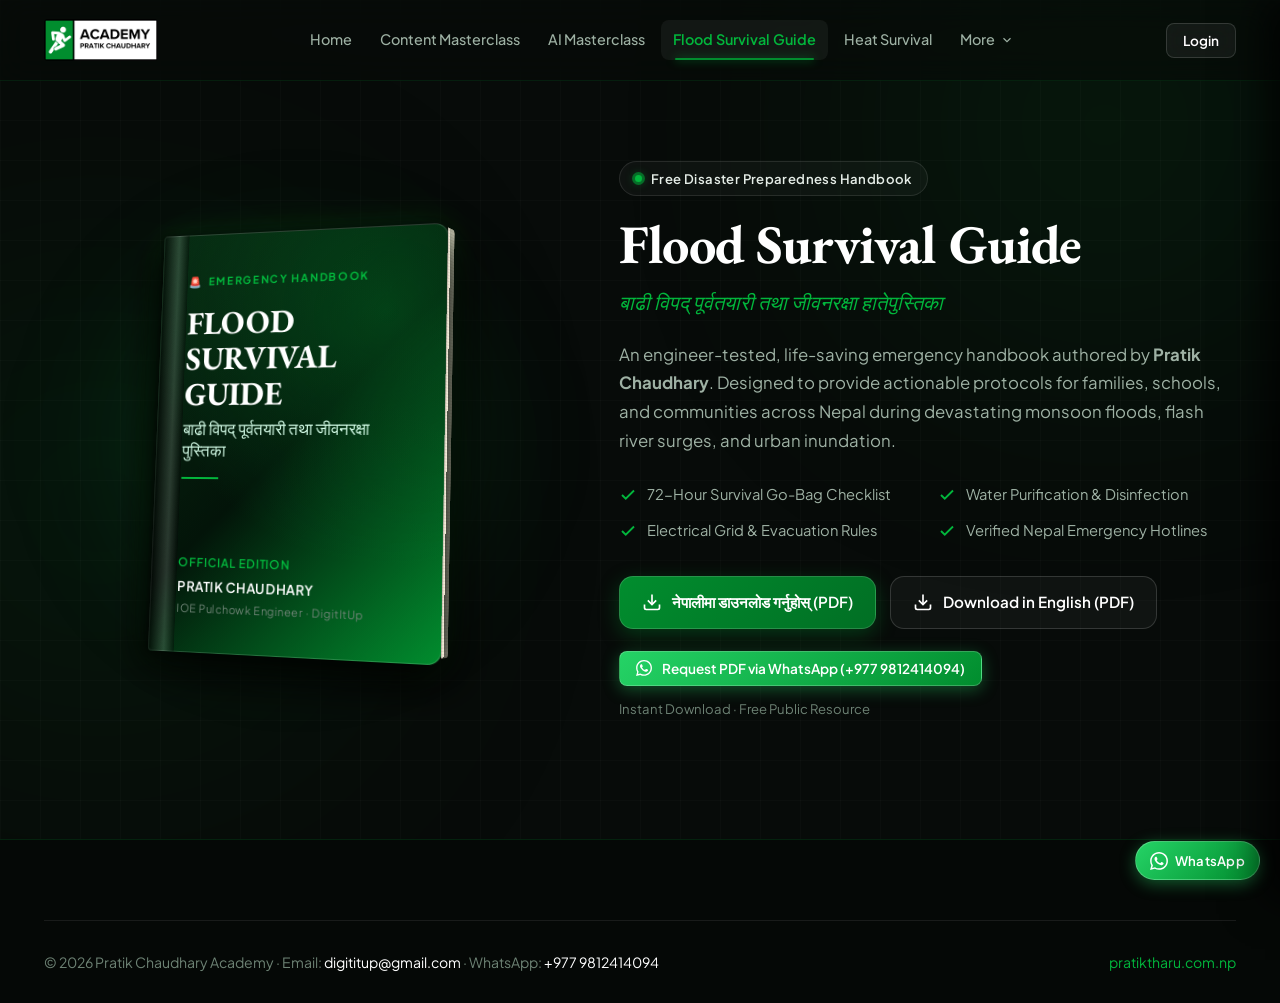
<file: flood-survival-guide.html>
<!DOCTYPE html>
<html lang="en">
<head>
  <meta charset="UTF-8">
  <meta name="viewport" content="width=device-width, initial-scale=1.0">
  <title>Flood Survival Guide (Official Handbook) — Pratik Chaudhary Academy</title>
  <meta name="description" content="Download the official Flood Survival Guide by Pratik Chaudhary in Nepali and English. Life-saving emergency preparedness for Nepal.">
  <link rel="icon" type="image/png" href="assets/img/academy-icon.png">
  <link rel="apple-touch-icon" href="assets/img/academy-icon.png">
  <link rel="stylesheet" href="assets/css/style.css">
</head>
<body>

  <div class="bg-ambient">
    <div class="ambient-orb orb-1"></div>
    <div class="ambient-orb orb-2"></div>
  </div>
  <div class="bg-grid"></div>

  <!-- ================= HEADER ================= -->
  <header class="site-header">
    <div class="wrap">
      <div class="nav-container">
        <!-- Logo -->
        <a href="index.html" class="brand-logo" aria-label="Pratik Chaudhary Academy">
          <img src="assets/img/academy-logo.png" alt="Pratik Chaudhary Academy" class="academy-brand-logo-img">
        </a>

        <ul class="nav-menu">
          <li><a href="index.html" class="nav-link">Home</a></li>
          <li><a href="content-masterclass.html" class="nav-link">Content Masterclass</a></li>
          <li><a href="ai-masterclass.html" class="nav-link">AI Masterclass</a></li>
          <li><a href="flood-survival-guide.html" class="nav-link active">Flood Survival Guide</a></li>
          <li><a href="heat-survival-guide.html" class="nav-link">Heat Survival</a></li>
          
          <li class="nav-dropdown">
            <a href="#more" class="nav-link dropdown-trigger">
              More
              <svg viewBox="0 0 24 24" fill="none" stroke="currentColor" stroke-width="2"><polyline points="6 9 12 15 18 9"></polyline></svg>
            </a>
            <div class="dropdown-pane">
              <a href="weekly-cohort.html" class="dropdown-item">
                <span class="dd-icon">👥</span>
                <div class="dd-text">
                  <b>Weekly Cohort</b>
                  <span>Live mentorship & sprints (Soon)</span>
                </div>
              </a>
            </div>
          </li>
        </ul>

        <div class="nav-actions">
          <button class="btn btn-secondary btn-sm trigger-login-modal">Login</button>
          <button class="burger-btn" aria-label="Open Navigation Menu">
            <svg viewBox="0 0 24 24" fill="none" stroke="currentColor" stroke-width="2"><line x1="3" y1="12" x2="21" y2="12"></line><line x1="3" y1="6" x2="21" y2="6"></line><line x1="3" y1="18" x2="21" y2="18"></line></svg>
          </button>
        </div>
      </div>
    </div>
  </header>

  <!-- Mobile Drawer Menu -->
  <div class="drawer-backdrop" id="drawerBackdrop"></div>
  <aside class="mobile-drawer" id="mobileDrawer">
    <div class="drawer-header">
      <img src="assets/img/academy-logo.png" alt="Pratik Chaudhary Academy" class="academy-brand-logo-img" style="height:36px;">
      <button class="modal-close-btn drawer-close" aria-label="Close menu">&times;</button>
    </div>
    <nav class="drawer-links">
      <a href="index.html">Home</a>
      <a href="content-masterclass.html">Content Masterclass <span class="badge-releasing-soon" style="font-size:0.65rem;padding:2px 8px;">Soon</span></a>
      <a href="ai-masterclass.html">AI Masterclass <span class="badge-releasing-soon" style="font-size:0.65rem;padding:2px 8px;">Soon</span></a>
      <a href="flood-survival-guide.html" class="active">Flood Survival Guide</a>
      <a href="heat-survival-guide.html">Heat Survival <span class="badge-releasing-soon" style="font-size:0.65rem;padding:2px 8px;">Soon</span></a>
      <a href="weekly-cohort.html">Weekly Cohort <span class="badge-releasing-soon" style="font-size:0.65rem;padding:2px 8px;">Soon</span></a>
      <a href="about.html">About Pratik</a>
    </nav>
    <div class="drawer-footer">
      <button class="btn btn-secondary trigger-login-modal" style="width:100%">Sign In / Login</button>
      <a href="https://wa.me/9779812414094?text=Hi%20Pratik%2C%20I%20want%20the%20Flood%20Survival%20Guide%20PDF!" target="_blank" rel="noopener" class="btn btn-whatsapp" style="width:100%">
        WhatsApp (+9779812414094)
      </a>
    </div>
  </aside>

  <!-- ================= BOOK SHOWCASE SECTION ================= -->
  <main class="book-showcase-section">
    <div class="wrap">
      <div class="book-showcase-grid">
        
        <!-- Left: 3D Book Stage -->
        <div class="book-stage reveal">
          <div class="book-glow"></div>
          
          <div class="book-3d" title="Click buttons to download PDF">
            <div class="book-cover-content">
              <div>
                <div class="book-cover-tag">
                  <span>🚨</span> Emergency Handbook
                </div>
                <h2 class="book-cover-title">FLOOD<br>SURVIVAL<br>GUIDE</h2>
                <div class="book-cover-nepali">बाढी विपद् पूर्वतयारी तथा जीवनरक्षा पुस्तिका</div>
                <div class="book-cover-divider"></div>
              </div>

              <div>
                <div style="font-size:0.75rem; color:var(--primary-light); font-weight:600; text-transform:uppercase; letter-spacing:0.08em; margin-bottom:4px;">
                  Official Edition
                </div>
                <div class="book-cover-author">
                  Pratik Chaudhary
                  <span>IOE Pulchowk Engineer · DigitItUp</span>
                </div>
              </div>
            </div>
          </div>
        </div>

        <!-- Right: Book Information & Download Center -->
        <div class="book-info-pane reveal stagger-2">
          <div class="hero-tag-minimal" style="margin-bottom:-4px;">
            <span class="live-dot"></span>
            <span>Free Disaster Preparedness Handbook</span>
          </div>

          <div>
            <h1 style="font-size:clamp(2.3rem, 4.4vw, 3.4rem); line-height:1.12; margin-bottom:12px;">
              Flood Survival Guide
            </h1>
            <p style="font-size:1.25rem; font-family:var(--font-serif); color:var(--primary-light); font-style:italic;">
              बाढी विपद् पूर्वतयारी तथा जीवनरक्षा हातेपुस्तिका
            </p>
          </div>

          <p style="font-size:1.05rem; line-height:1.7; color:var(--text-muted);">
            An engineer-tested, life-saving emergency handbook authored by <b>Pratik Chaudhary</b>. Designed to provide actionable protocols for families, schools, and communities across Nepal during devastating monsoon floods, flash river surges, and urban inundation.
          </p>

          <ul class="book-highlights-list">
            <li class="book-highlight-point">
              <svg viewBox="0 0 24 24" fill="none" stroke="currentColor" stroke-width="2.5"><polyline points="20 6 9 17 4 12"></polyline></svg>
              <span>72-Hour Survival Go-Bag Checklist</span>
            </li>
            <li class="book-highlight-point">
              <svg viewBox="0 0 24 24" fill="none" stroke="currentColor" stroke-width="2.5"><polyline points="20 6 9 17 4 12"></polyline></svg>
              <span>Water Purification & Disinfection</span>
            </li>
            <li class="book-highlight-point">
              <svg viewBox="0 0 24 24" fill="none" stroke="currentColor" stroke-width="2.5"><polyline points="20 6 9 17 4 12"></polyline></svg>
              <span>Electrical Grid & Evacuation Rules</span>
            </li>
            <li class="book-highlight-point">
              <svg viewBox="0 0 24 24" fill="none" stroke="currentColor" stroke-width="2.5"><polyline points="20 6 9 17 4 12"></polyline></svg>
              <span>Verified Nepal Emergency Hotlines</span>
            </li>
          </ul>

          <!-- Two Prominent Download Buttons -->
          <div class="book-download-group">
            <div class="download-btn-row">
              <!-- Download in Nepali Button -->
              <a href="assets/docs/Flood-Survival-Guide-Nepali.pdf" download="Flood-Survival-Guide-Nepali.pdf" class="btn-download btn-download-primary">
                <svg width="20" height="20" viewBox="0 0 24 24" fill="none" stroke="currentColor" stroke-width="2"><path d="M21 15v4a2 2 0 0 1-2 2H5a2 2 0 0 1-2-2v-4"></path><polyline points="7 10 12 15 17 10"></polyline><line x1="12" y1="15" x2="12" y2="3"></line></svg>
                <span>नेपालीमा डाउनलोड गर्नुहोस् (PDF)</span>
              </a>

              <!-- Download in English Button -->
              <a href="assets/docs/Flood-Survival-Guide-English.pdf" download="Flood-Survival-Guide-English.pdf" class="btn-download btn-download-secondary">
                <svg width="20" height="20" viewBox="0 0 24 24" fill="none" stroke="currentColor" stroke-width="2"><path d="M21 15v4a2 2 0 0 1-2 2H5a2 2 0 0 1-2-2v-4"></path><polyline points="7 10 12 15 17 10"></polyline><line x1="12" y1="15" x2="12" y2="3"></line></svg>
                <span>Download in English (PDF)</span>
              </a>
            </div>

            <div style="display:flex; align-items:center; gap:12px; margin-top:8px; flex-wrap:wrap;">
              <button class="btn btn-whatsapp btn-sm" data-whatsapp-course="flood-survival-guide">
                <svg width="16" height="16" viewBox="0 0 24 24" fill="currentColor"><path d="M.057 24l1.687-6.163c-1.041-1.804-1.588-3.849-1.587-5.946.003-6.556 5.338-11.891 11.893-11.891 3.181.001 6.167 1.24 8.413 3.488 2.245 2.248 3.481 5.236 3.48 8.414-.003 6.557-5.338 11.892-11.893 11.892-1.99-.001-3.951-.5-5.688-1.448l-6.305 1.654zm6.597-3.807c1.676.995 3.276 1.591 5.392 1.592 5.448 0 9.886-4.434 9.889-9.885.002-5.462-4.415-9.89-9.881-9.892-5.452 0-9.887 4.434-9.889 9.884-.001 2.225.651 3.891 1.746 5.634l-.999 3.648 3.742-.981zm11.387-5.464c-.074-.124-.272-.198-.57-.347-.297-.149-1.758-.868-2.031-.967-.272-.099-.47-.149-.669.149-.198.297-.768.967-.941 1.165-.173.198-.347.223-.644.074-.297-.149-1.255-.462-2.39-1.475-.883-.788-1.48-1.761-1.653-2.059-.173-.297-.018-.458.13-.606.134-.133.297-.347.446-.521.151-.172.2-.296.3-.495.099-.198.05-.372-.025-.521-.075-.148-.669-1.611-.916-2.206-.242-.579-.487-.501-.669-.51l-.57-.01c-.198 0-.52.074-.792.372s-1.04 1.016-1.04 2.479 1.065 2.876 1.213 3.074c.149.198 2.095 3.2 5.076 4.487.709.306 1.263.489 1.694.626.712.226 1.36.194 1.872.118.571-.085 1.758-.719 2.006-1.413.248-.695.248-1.29.173-1.414z"/></svg>
                <span>Request PDF via WhatsApp (+977 9812414094)</span>
              </button>
              <span style="font-size:0.82rem; color:var(--text-dim);">Instant Download · Free Public Resource</span>
            </div>
          </div>
        </div>

      </div>
    </div>
  </main>

  <!-- ================= FOOTER ================= -->
  <footer class="site-footer">
    <div class="wrap">
      <div class="footer-bottom">
        <div>© 2026 Pratik Chaudhary Academy · Email: <a href="mailto:digititup@gmail.com" style="color:#ffffff;">digititup@gmail.com</a> · WhatsApp: <a href="https://wa.me/9779812414094" style="color:#ffffff;">+977 9812414094</a></div>
        <div><a href="https://pratiktharu.com.np" target="_blank" rel="noopener" style="color:var(--primary-light);">pratiktharu.com.np</a></div>
      </div>
    </div>
  </footer>

  <!-- Floating WhatsApp & Modals -->
  <a href="https://wa.me/9779812414094?text=Hi%20Pratik%2C%20I%20want%20the%20Flood%20Survival%20Guide%20PDF!" 
     target="_blank" 
     rel="noopener" 
     class="floating-whatsapp-btn">
    <svg viewBox="0 0 24 24"><path d="M.057 24l1.687-6.163c-1.041-1.804-1.588-3.849-1.587-5.946.003-6.556 5.338-11.891 11.893-11.891 3.181.001 6.167 1.24 8.413 3.488 2.245 2.248 3.481 5.236 3.48 8.414-.003 6.557-5.338 11.892-11.893 11.892-1.99-.001-3.951-.5-5.688-1.448l-6.305 1.654zm6.597-3.807c1.676.995 3.276 1.591 5.392 1.592 5.448 0 9.886-4.434 9.889-9.885.002-5.462-4.415-9.89-9.881-9.892-5.452 0-9.887 4.434-9.889 9.884-.001 2.225.651 3.891 1.746 5.634l-.999 3.648 3.742-.981zm11.387-5.464c-.074-.124-.272-.198-.57-.347-.297-.149-1.758-.868-2.031-.967-.272-.099-.47-.149-.669.149-.198.297-.768.967-.941 1.165-.173.198-.347.223-.644.074-.297-.149-1.255-.462-2.39-1.475-.883-.788-1.48-1.761-1.653-2.059-.173-.297-.018-.458.13-.606.134-.133.297-.347.446-.521.151-.172.2-.296.3-.495.099-.198.05-.372-.025-.521-.075-.148-.669-1.611-.916-2.206-.242-.579-.487-.501-.669-.51l-.57-.01c-.198 0-.52.074-.792.372s-1.04 1.016-1.04 2.479 1.065 2.876 1.213 3.074c.149.198 2.095 3.2 5.076 4.487.709.306 1.263.489 1.694.626.712.226 1.36.194 1.872.118.571-.085 1.758-.719 2.006-1.413.248-.695.248-1.29.173-1.414z"/></svg>
    <span>WhatsApp</span>
  </a>

  <!-- WhatsApp Inquiry Modal -->
  <div class="modal-backdrop" id="whatsappModal">
    <div class="modal-container">
      <button class="modal-close-btn">&times;</button>
      <div class="badge-releasing-soon" style="margin-bottom:12px;">
        <span class="pulse-dot"></span> WhatsApp PDF Desk
      </div>
      <h3 class="modal-title" id="waModalTitle">Request Flood Survival Guide</h3>
      <p class="modal-desc">Get the complete PDF sent directly to your WhatsApp by Pratik Chaudhary (+977 9812414094).</p>
      <form id="whatsappForm">
        <div class="form-group">
          <label class="form-label" for="waCourseInput">Selected Resource</label>
          <input type="text" id="waCourseInput" class="form-input" value="Flood Survival Guide" readonly>
        </div>
        <div class="form-group">
          <label class="form-label" for="waNameInput">Your Name</label>
          <input type="text" id="waNameInput" class="form-input" placeholder="e.g. Ramesh Thapa" required>
        </div>
        <div class="form-group">
          <label class="form-label" for="waMsgInput">Your Message</label>
          <textarea id="waMsgInput" class="form-textarea" rows="3">Hi Pratik, please send me the Flood Survival Guide PDF!</textarea>
        </div>
        <div style="display:flex; flex-direction:column; gap:10px; margin-top:20px;">
          <button type="submit" class="btn btn-whatsapp form-submit-btn">Send Message via WhatsApp</button>
          <button type="button" id="waDirectBtn" class="btn btn-secondary">Quick 1-Tap Open WhatsApp</button>
        </div>
      </form>
    </div>
  </div>

  <div class="modal-backdrop" id="loginModal">
    <div class="modal-container">
      <button class="modal-close-btn">&times;</button>
      <h3 class="modal-title">Sign In to Academy</h3>
      <p class="modal-desc">Access your registered resources.</p>
      <form id="academyAuthForm">
        <div class="form-group">
          <label class="form-label">Email Address</label>
          <input type="email" class="form-input" placeholder="name@domain.com" required>
        </div>
        <div class="form-group">
          <label class="form-label">Password</label>
          <input type="password" class="form-input" placeholder="••••••••" required>
        </div>
        <button type="submit" class="btn btn-primary form-submit-btn">Sign In</button>
      </form>
    </div>
  </div>

  <script src="assets/js/main.js"></script>
</body>
</html>
</file>
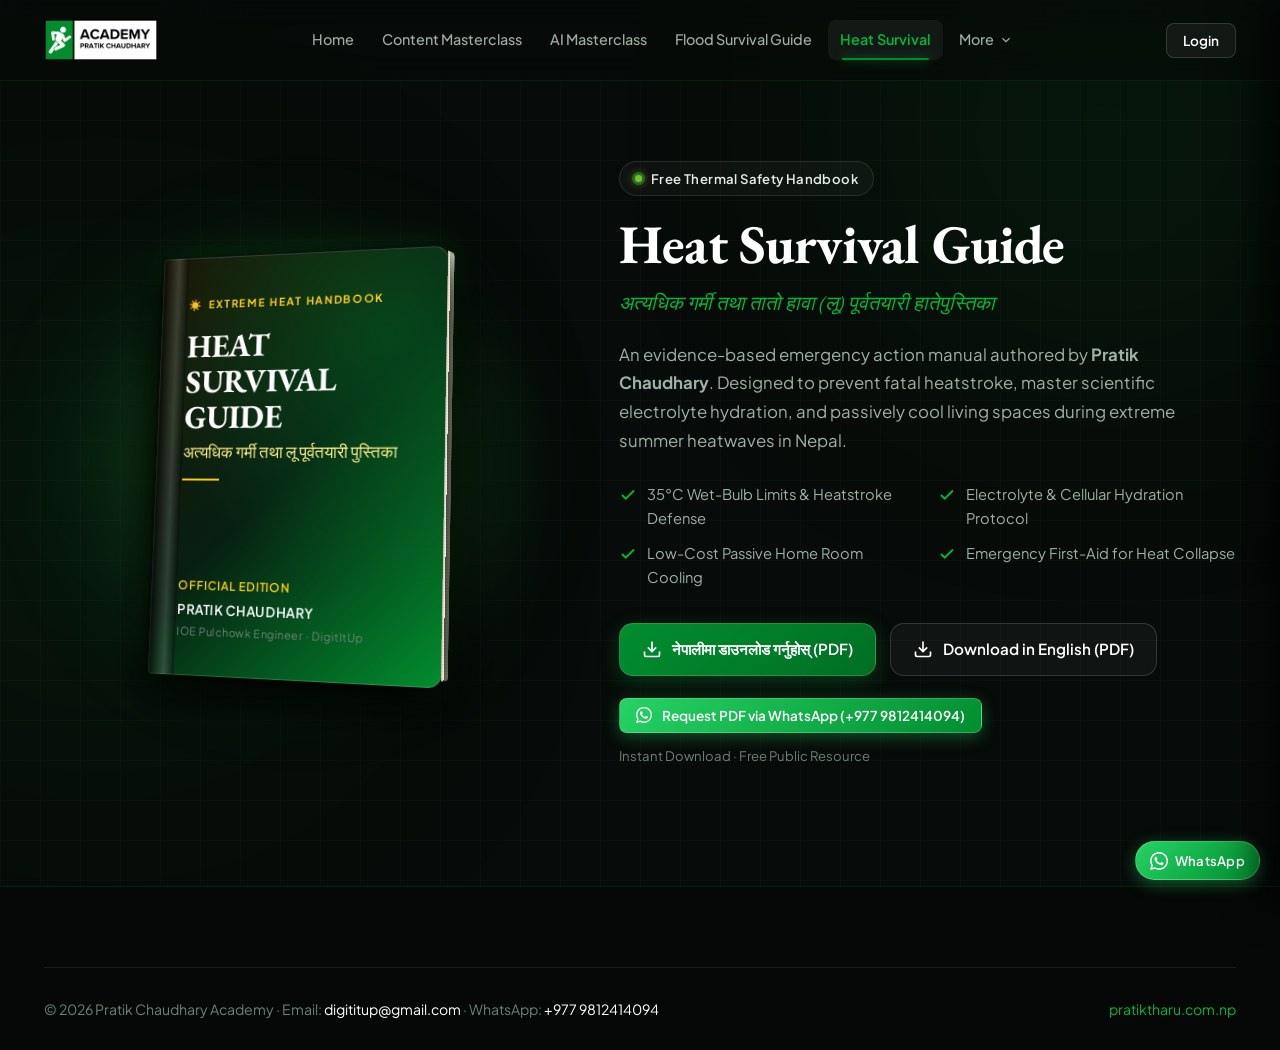
<file: heat-survival-guide.html>
<!DOCTYPE html>
<html lang="en">
<head>
  <meta charset="UTF-8">
  <meta name="viewport" content="width=device-width, initial-scale=1.0">
  <title>Heat Survival Guide (Official Handbook) — Pratik Chaudhary Academy</title>
  <meta name="description" content="Download the official Heat Survival Guide by Pratik Chaudhary in Nepali and English. Life-saving emergency heatwave preparedness for Nepal.">
  <link rel="icon" type="image/png" href="assets/img/academy-icon.png">
  <link rel="apple-touch-icon" href="assets/img/academy-icon.png">
  <link rel="stylesheet" href="assets/css/style.css">
</head>
<body>

  <div class="bg-ambient">
    <div class="ambient-orb orb-1"></div>
    <div class="ambient-orb orb-2"></div>
  </div>
  <div class="bg-grid"></div>

  <!-- ================= HEADER ================= -->
  <header class="site-header">
    <div class="wrap">
      <div class="nav-container">
        <!-- Logo -->
        <a href="index.html" class="brand-logo" aria-label="Pratik Chaudhary Academy">
          <img src="assets/img/academy-logo.png" alt="Pratik Chaudhary Academy" class="academy-brand-logo-img">
        </a>

        <ul class="nav-menu">
          <li><a href="index.html" class="nav-link">Home</a></li>
          <li><a href="content-masterclass.html" class="nav-link">Content Masterclass</a></li>
          <li><a href="ai-masterclass.html" class="nav-link">AI Masterclass</a></li>
          <li><a href="flood-survival-guide.html" class="nav-link">Flood Survival Guide</a></li>
          <li><a href="heat-survival-guide.html" class="nav-link active">Heat Survival</a></li>
          
          <li class="nav-dropdown">
            <a href="#more" class="nav-link dropdown-trigger">
              More
              <svg viewBox="0 0 24 24" fill="none" stroke="currentColor" stroke-width="2"><polyline points="6 9 12 15 18 9"></polyline></svg>
            </a>
            <div class="dropdown-pane">
              <a href="weekly-cohort.html" class="dropdown-item">
                <span class="dd-icon">👥</span>
                <div class="dd-text">
                  <b>Weekly Cohort</b>
                  <span>Live mentorship & sprints (Soon)</span>
                </div>
              </a>
            </div>
          </li>
        </ul>

        <div class="nav-actions">
          <button class="btn btn-secondary btn-sm trigger-login-modal">Login</button>
          <button class="burger-btn" aria-label="Open Navigation Menu">
            <svg viewBox="0 0 24 24" fill="none" stroke="currentColor" stroke-width="2"><line x1="3" y1="12" x2="21" y2="12"></line><line x1="3" y1="6" x2="21" y2="6"></line><line x1="3" y1="18" x2="21" y2="18"></line></svg>
          </button>
        </div>
      </div>
    </div>
  </header>

  <!-- Mobile Drawer Menu -->
  <div class="drawer-backdrop" id="drawerBackdrop"></div>
  <aside class="mobile-drawer" id="mobileDrawer">
    <div class="drawer-header">
      <img src="assets/img/academy-logo.png" alt="Pratik Chaudhary Academy" class="academy-brand-logo-img" style="height:36px;">
      <button class="modal-close-btn drawer-close" aria-label="Close menu">&times;</button>
    </div>
    <nav class="drawer-links">
      <a href="index.html">Home</a>
      <a href="content-masterclass.html">Content Masterclass <span class="badge-releasing-soon" style="font-size:0.65rem;padding:2px 8px;">Soon</span></a>
      <a href="ai-masterclass.html">AI Masterclass <span class="badge-releasing-soon" style="font-size:0.65rem;padding:2px 8px;">Soon</span></a>
      <a href="flood-survival-guide.html">Flood Survival Guide</a>
      <a href="heat-survival-guide.html" class="active">Heat Survival</a>
      <a href="weekly-cohort.html">Weekly Cohort <span class="badge-releasing-soon" style="font-size:0.65rem;padding:2px 8px;">Soon</span></a>
      <a href="about.html">About Pratik</a>
    </nav>
    <div class="drawer-footer">
      <button class="btn btn-secondary trigger-login-modal" style="width:100%">Sign In / Login</button>
      <a href="https://wa.me/9779812414094?text=Hi%20Pratik%2C%20I%20want%20the%20Heat%20Survival%20Guide%20PDF!" target="_blank" rel="noopener" class="btn btn-whatsapp" style="width:100%">
        WhatsApp (+9779812414094)
      </a>
    </div>
  </aside>

  <!-- ================= BOOK SHOWCASE SECTION ================= -->
  <main class="book-showcase-section">
    <div class="wrap">
      <div class="book-showcase-grid">
        
        <!-- Left: 3D Book Stage -->
        <div class="book-stage reveal">
          <div class="book-glow" style="background:radial-gradient(circle, rgba(234, 179, 8, 0.25) 0%, rgba(1, 141, 46, 0.25) 50%, transparent 70%);"></div>
          
          <div class="book-3d" style="background:linear-gradient(135deg, #1c1505 0%, #071f11 50%, #018d2e 100%);" title="Click buttons to download PDF">
            <div class="book-cover-content">
              <div>
                <div class="book-cover-tag" style="color:#facc15;">
                  <span>☀️</span> Extreme Heat Handbook
                </div>
                <h2 class="book-cover-title">HEAT<br>SURVIVAL<br>GUIDE</h2>
                <div class="book-cover-nepali" style="color:#fef08a;">अत्यधिक गर्मी तथा लू पूर्वतयारी पुस्तिका</div>
                <div class="book-cover-divider" style="background:#facc15;"></div>
              </div>

              <div>
                <div style="font-size:0.75rem; color:#facc15; font-weight:600; text-transform:uppercase; letter-spacing:0.08em; margin-bottom:4px;">
                  Official Edition
                </div>
                <div class="book-cover-author">
                  Pratik Chaudhary
                  <span>IOE Pulchowk Engineer · DigitItUp</span>
                </div>
              </div>
            </div>
          </div>
        </div>

        <!-- Right: Book Information & Download Center -->
        <div class="book-info-pane reveal stagger-2">
          <div class="hero-tag-minimal" style="margin-bottom:-4px;">
            <span class="live-dot" style="background:#facc15; box-shadow:0 0 10px #facc15;"></span>
            <span>Free Thermal Safety Handbook</span>
          </div>

          <div>
            <h1 style="font-size:clamp(2.3rem, 4.4vw, 3.4rem); line-height:1.12; margin-bottom:12px;">
              Heat Survival Guide
            </h1>
            <p style="font-size:1.25rem; font-family:var(--font-serif); color:var(--primary-light); font-style:italic;">
              अत्यधिक गर्मी तथा तातो हावा (लू) पूर्वतयारी हातेपुस्तिका
            </p>
          </div>

          <p style="font-size:1.05rem; line-height:1.7; color:var(--text-muted);">
            An evidence-based emergency action manual authored by <b>Pratik Chaudhary</b>. Designed to prevent fatal heatstroke, master scientific electrolyte hydration, and passively cool living spaces during extreme summer heatwaves in Nepal.
          </p>

          <ul class="book-highlights-list">
            <li class="book-highlight-point">
              <svg viewBox="0 0 24 24" fill="none" stroke="currentColor" stroke-width="2.5"><polyline points="20 6 9 17 4 12"></polyline></svg>
              <span>35°C Wet-Bulb Limits & Heatstroke Defense</span>
            </li>
            <li class="book-highlight-point">
              <svg viewBox="0 0 24 24" fill="none" stroke="currentColor" stroke-width="2.5"><polyline points="20 6 9 17 4 12"></polyline></svg>
              <span>Electrolyte & Cellular Hydration Protocol</span>
            </li>
            <li class="book-highlight-point">
              <svg viewBox="0 0 24 24" fill="none" stroke="currentColor" stroke-width="2.5"><polyline points="20 6 9 17 4 12"></polyline></svg>
              <span>Low-Cost Passive Home Room Cooling</span>
            </li>
            <li class="book-highlight-point">
              <svg viewBox="0 0 24 24" fill="none" stroke="currentColor" stroke-width="2.5"><polyline points="20 6 9 17 4 12"></polyline></svg>
              <span>Emergency First-Aid for Heat Collapse</span>
            </li>
          </ul>

          <!-- Two Prominent Download Buttons -->
          <div class="book-download-group">
            <div class="download-btn-row">
              <!-- Download in Nepali Button -->
              <a href="assets/docs/Heat-Survival-Guide-Nepali.pdf" download="Heat-Survival-Guide-Nepali.pdf" class="btn-download btn-download-primary">
                <svg width="20" height="20" viewBox="0 0 24 24" fill="none" stroke="currentColor" stroke-width="2"><path d="M21 15v4a2 2 0 0 1-2 2H5a2 2 0 0 1-2-2v-4"></path><polyline points="7 10 12 15 17 10"></polyline><line x1="12" y1="15" x2="12" y2="3"></line></svg>
                <span>नेपालीमा डाउनलोड गर्नुहोस् (PDF)</span>
              </a>

              <!-- Download in English Button -->
              <a href="assets/docs/Heat-Survival-Guide-English.pdf" download="Heat-Survival-Guide-English.pdf" class="btn-download btn-download-secondary">
                <svg width="20" height="20" viewBox="0 0 24 24" fill="none" stroke="currentColor" stroke-width="2"><path d="M21 15v4a2 2 0 0 1-2 2H5a2 2 0 0 1-2-2v-4"></path><polyline points="7 10 12 15 17 10"></polyline><line x1="12" y1="15" x2="12" y2="3"></line></svg>
                <span>Download in English (PDF)</span>
              </a>
            </div>

            <div style="display:flex; align-items:center; gap:12px; margin-top:8px; flex-wrap:wrap;">
              <button class="btn btn-whatsapp btn-sm" data-whatsapp-course="heat-survival-guide">
                <svg width="16" height="16" viewBox="0 0 24 24" fill="currentColor"><path d="M.057 24l1.687-6.163c-1.041-1.804-1.588-3.849-1.587-5.946.003-6.556 5.338-11.891 11.893-11.891 3.181.001 6.167 1.24 8.413 3.488 2.245 2.248 3.481 5.236 3.48 8.414-.003 6.557-5.338 11.892-11.893 11.892-1.99-.001-3.951-.5-5.688-1.448l-6.305 1.654zm6.597-3.807c1.676.995 3.276 1.591 5.392 1.592 5.448 0 9.886-4.434 9.889-9.885.002-5.462-4.415-9.89-9.881-9.892-5.452 0-9.887 4.434-9.889 9.884-.001 2.225.651 3.891 1.746 5.634l-.999 3.648 3.742-.981zm11.387-5.464c-.074-.124-.272-.198-.57-.347-.297-.149-1.758-.868-2.031-.967-.272-.099-.47-.149-.669.149-.198.297-.768.967-.941 1.165-.173.198-.347.223-.644.074-.297-.149-1.255-.462-2.39-1.475-.883-.788-1.48-1.761-1.653-2.059-.173-.297-.018-.458.13-.606.134-.133.297-.347.446-.521.151-.172.2-.296.3-.495.099-.198.05-.372-.025-.521-.075-.148-.669-1.611-.916-2.206-.242-.579-.487-.501-.669-.51l-.57-.01c-.198 0-.52.074-.792.372s-1.04 1.016-1.04 2.479 1.065 2.876 1.213 3.074c.149.198 2.095 3.2 5.076 4.487.709.306 1.263.489 1.694.626.712.226 1.36.194 1.872.118.571-.085 1.758-.719 2.006-1.413.248-.695.248-1.29.173-1.414z"/></svg>
                <span>Request PDF via WhatsApp (+977 9812414094)</span>
              </button>
              <span style="font-size:0.82rem; color:var(--text-dim);">Instant Download · Free Public Resource</span>
            </div>
          </div>
        </div>

      </div>
    </div>
  </main>

  <!-- ================= FOOTER ================= -->
  <footer class="site-footer">
    <div class="wrap">
      <div class="footer-bottom">
        <div>© 2026 Pratik Chaudhary Academy · Email: <a href="mailto:digititup@gmail.com" style="color:#ffffff;">digititup@gmail.com</a> · WhatsApp: <a href="https://wa.me/9779812414094" style="color:#ffffff;">+977 9812414094</a></div>
        <div><a href="https://pratiktharu.com.np" target="_blank" rel="noopener" style="color:var(--primary-light);">pratiktharu.com.np</a></div>
      </div>
    </div>
  </footer>

  <!-- Floating WhatsApp & Modals -->
  <a href="https://wa.me/9779812414094?text=Hi%20Pratik%2C%20I%20want%20the%20Heat%20Survival%20Guide%20PDF!" 
     target="_blank" 
     rel="noopener" 
     class="floating-whatsapp-btn">
    <svg viewBox="0 0 24 24"><path d="M.057 24l1.687-6.163c-1.041-1.804-1.588-3.849-1.587-5.946.003-6.556 5.338-11.891 11.893-11.891 3.181.001 6.167 1.24 8.413 3.488 2.245 2.248 3.481 5.236 3.48 8.414-.003 6.557-5.338 11.892-11.893 11.892-1.99-.001-3.951-.5-5.688-1.448l-6.305 1.654zm6.597-3.807c1.676.995 3.276 1.591 5.392 1.592 5.448 0 9.886-4.434 9.889-9.885.002-5.462-4.415-9.89-9.881-9.892-5.452 0-9.887 4.434-9.889 9.884-.001 2.225.651 3.891 1.746 5.634l-.999 3.648 3.742-.981zm11.387-5.464c-.074-.124-.272-.198-.57-.347-.297-.149-1.758-.868-2.031-.967-.272-.099-.47-.149-.669.149-.198.297-.768.967-.941 1.165-.173.198-.347.223-.644.074-.297-.149-1.255-.462-2.39-1.475-.883-.788-1.48-1.761-1.653-2.059-.173-.297-.018-.458.13-.606.134-.133.297-.347.446-.521.151-.172.2-.296.3-.495.099-.198.05-.372-.025-.521-.075-.148-.669-1.611-.916-2.206-.242-.579-.487-.501-.669-.51l-.57-.01c-.198 0-.52.074-.792.372s-1.04 1.016-1.04 2.479 1.065 2.876 1.213 3.074c.149.198 2.095 3.2 5.076 4.487.709.306 1.263.489 1.694.626.712.226 1.36.194 1.872.118.571-.085 1.758-.719 2.006-1.413.248-.695.248-1.29.173-1.414z"/></svg>
    <span>WhatsApp</span>
  </a>

  <!-- WhatsApp Inquiry Modal -->
  <div class="modal-backdrop" id="whatsappModal">
    <div class="modal-container">
      <button class="modal-close-btn">&times;</button>
      <div class="badge-releasing-soon" style="margin-bottom:12px;">
        <span class="pulse-dot"></span> WhatsApp PDF Desk
      </div>
      <h3 class="modal-title" id="waModalTitle">Request Heat Survival Guide</h3>
      <p class="modal-desc">Get the complete PDF sent directly to your WhatsApp by Pratik Chaudhary (+977 9812414094).</p>
      <form id="whatsappForm">
        <div class="form-group">
          <label class="form-label" for="waCourseInput">Selected Resource</label>
          <input type="text" id="waCourseInput" class="form-input" value="Heat Survival Guide" readonly>
        </div>
        <div class="form-group">
          <label class="form-label" for="waNameInput">Your Name</label>
          <input type="text" id="waNameInput" class="form-input" placeholder="e.g. Suman Neupane" required>
        </div>
        <div class="form-group">
          <label class="form-label" for="waMsgInput">Your Message</label>
          <textarea id="waMsgInput" class="form-textarea" rows="3">Hi Pratik, please send me the Heat Survival Guide PDF!</textarea>
        </div>
        <div style="display:flex; flex-direction:column; gap:10px; margin-top:20px;">
          <button type="submit" class="btn btn-whatsapp form-submit-btn">Send Message via WhatsApp</button>
          <button type="button" id="waDirectBtn" class="btn btn-secondary">Quick 1-Tap Open WhatsApp</button>
        </div>
      </form>
    </div>
  </div>

  <div class="modal-backdrop" id="loginModal">
    <div class="modal-container">
      <button class="modal-close-btn">&times;</button>
      <h3 class="modal-title">Sign In to Academy</h3>
      <p class="modal-desc">Access your registered resources.</p>
      <form id="academyAuthForm">
        <div class="form-group">
          <label class="form-label">Email Address</label>
          <input type="email" class="form-input" placeholder="name@domain.com" required>
        </div>
        <div class="form-group">
          <label class="form-label">Password</label>
          <input type="password" class="form-input" placeholder="••••••••" required>
        </div>
        <button type="submit" class="btn btn-primary form-submit-btn">Sign In</button>
      </form>
    </div>
  </div>

  <script src="assets/js/main.js"></script>
</body>
</html>
</file>
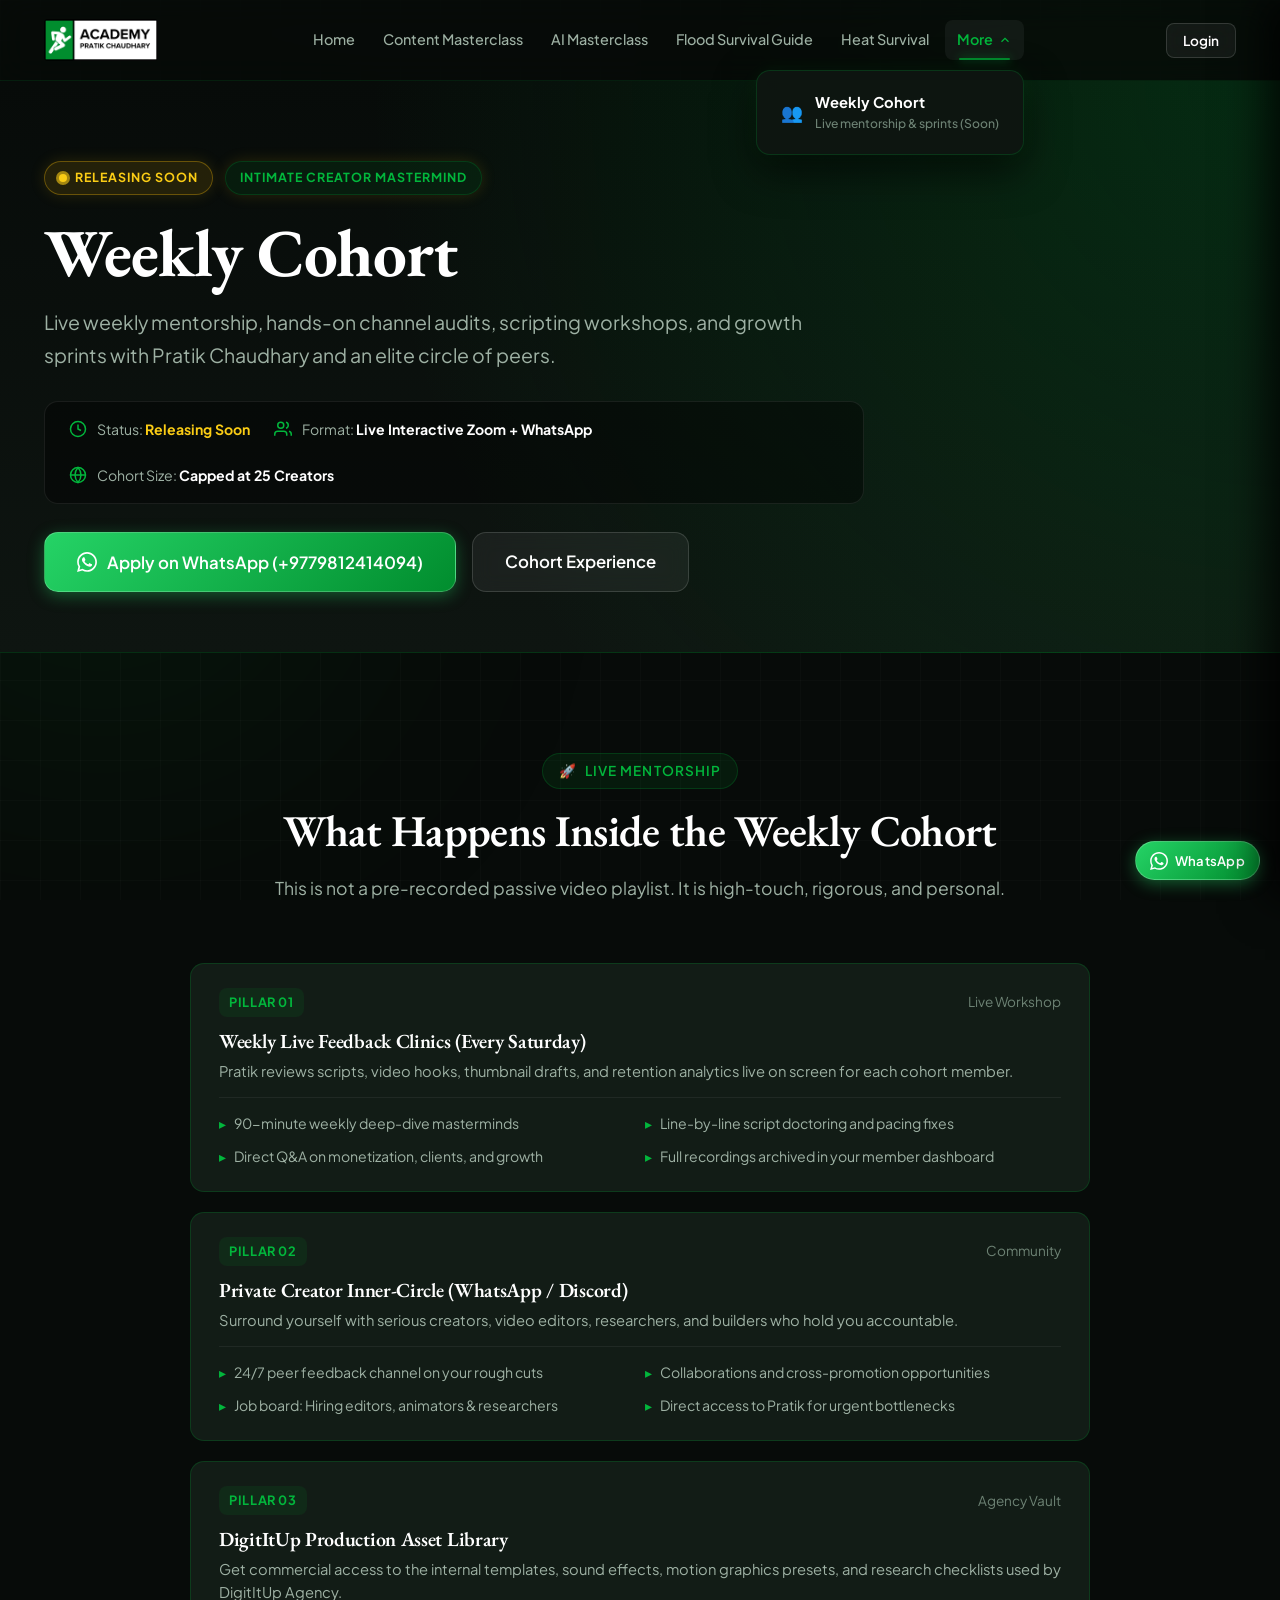
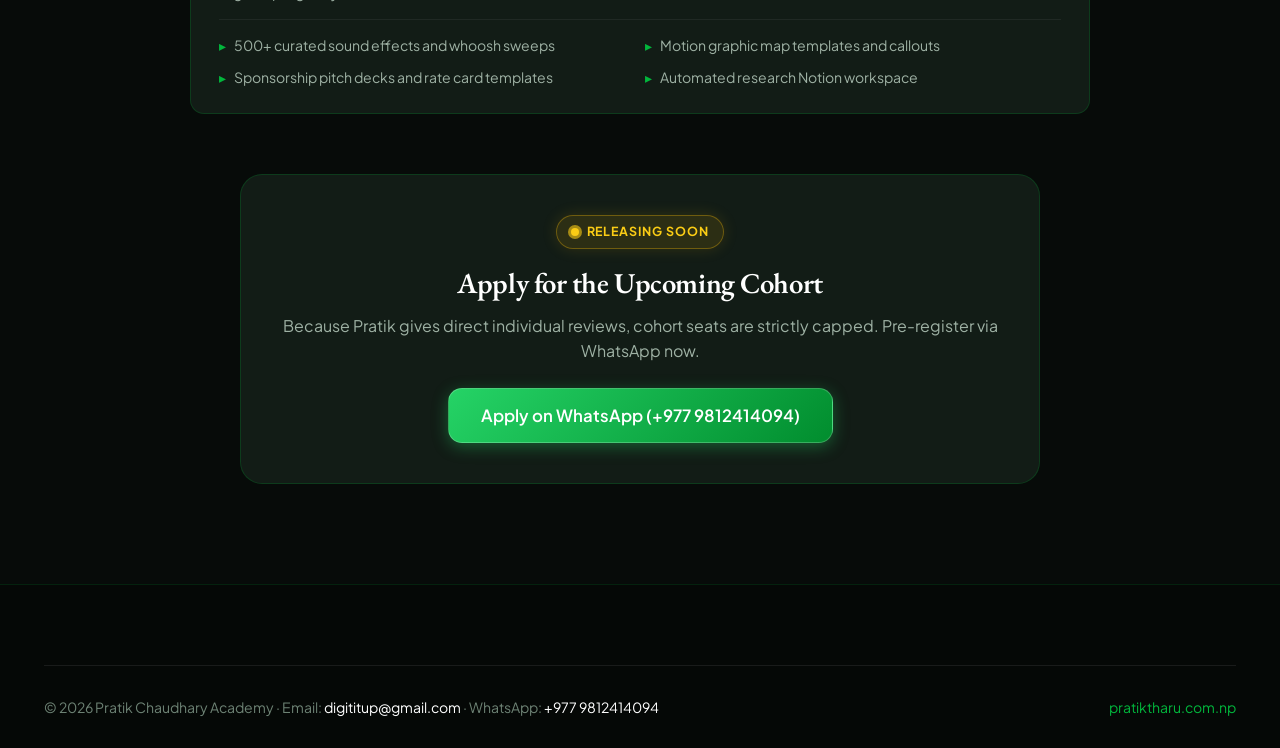
<file: weekly-cohort.html>
<!DOCTYPE html>
<html lang="en">
<head>
  <meta charset="UTF-8">
  <meta name="viewport" content="width=device-width, initial-scale=1.0">
  <title>Weekly Cohort (Releasing Soon) — Pratik Chaudhary Academy</title>
  <meta name="description" content="Weekly live mentorship, script reviews, and growth sprints with Pratik Chaudhary. Currently Releasing Soon.">
  <link rel="icon" type="image/png" href="assets/img/academy-icon.png">
  <link rel="apple-touch-icon" href="assets/img/academy-icon.png">
  <link rel="stylesheet" href="assets/css/style.css">
</head>
<body>

  <div class="bg-ambient">
    <div class="ambient-orb orb-1"></div>
    <div class="ambient-orb orb-2"></div>
  </div>
  <div class="bg-grid"></div>

  <!-- ================= HEADER ================= -->
  <header class="site-header">
    <div class="wrap">
      <div class="nav-container">
                <!-- Logo -->
        <a href="index.html" class="brand-logo" aria-label="Pratik Chaudhary Academy">
          <img src="assets/img/academy-logo.png" alt="Pratik Chaudhary Academy" class="academy-brand-logo-img">
        </a>

                <ul class="nav-menu">
          <li><a href="index.html" class="nav-link">Home</a></li>
          <li><a href="content-masterclass.html" class="nav-link">Content Masterclass</a></li>
          <li><a href="ai-masterclass.html" class="nav-link">AI Masterclass</a></li>
          <li><a href="flood-survival-guide.html" class="nav-link">Flood Survival Guide</a></li>
          <li><a href="heat-survival-guide.html" class="nav-link">Heat Survival</a></li>
          
          <li class="nav-dropdown active">
            <a href="#more" class="nav-link dropdown-trigger active">
              More
              <svg viewBox="0 0 24 24" fill="none" stroke="currentColor" stroke-width="2"><polyline points="6 9 12 15 18 9"></polyline></svg>
            </a>
            <div class="dropdown-pane">
              <a href="weekly-cohort.html" class="dropdown-item">
                <span class="dd-icon">👥</span>
                <div class="dd-text">
                  <b>Weekly Cohort</b>
                  <span>Live mentorship & sprints (Soon)</span>
                </div>
              </a>
            </div>
          </li>
        </ul>

        <div class="nav-actions">
          <button class="btn btn-secondary btn-sm trigger-login-modal">Login</button>
          
          <button class="burger-btn"><svg viewBox="0 0 24 24" fill="none" stroke="currentColor" stroke-width="2"><line x1="3" y1="12" x2="21" y2="12"></line><line x1="3" y1="6" x2="21" y2="6"></line><line x1="3" y1="18" x2="21" y2="18"></line></svg></button>
        </div>
      </div>
    </div>
  </header>

  <div class="drawer-backdrop" id="drawerBackdrop"></div>
  <aside class="mobile-drawer" id="mobileDrawer">
        <div class="drawer-header">
      <img src="assets/img/academy-logo.png" alt="Pratik Chaudhary Academy" class="academy-brand-logo-img" style="height:36px;">
      <button class="modal-close-btn drawer-close" aria-label="Close menu">&times;</button>
    </div>
        <nav class="drawer-links">
      <a href="index.html">Home</a>
      <a href="content-masterclass.html">Content Masterclass <span class="badge-releasing-soon" style="font-size:0.65rem;padding:2px 8px;">Soon</span></a>
      <a href="ai-masterclass.html">AI Masterclass <span class="badge-releasing-soon" style="font-size:0.65rem;padding:2px 8px;">Soon</span></a>
      <a href="flood-survival-guide.html">Flood Survival Guide <span class="badge-releasing-soon" style="font-size:0.65rem;padding:2px 8px;">Soon</span></a>
      <a href="heat-survival-guide.html">Heat Survival <span class="badge-releasing-soon" style="font-size:0.65rem;padding:2px 8px;">Soon</span></a>
      <a href="weekly-cohort.html">Weekly Cohort <span class="badge-releasing-soon" style="font-size:0.65rem;padding:2px 8px;">Soon</span></a>
      <a href="about.html">About Pratik</a>
    </nav>
    <div class="drawer-footer">
      <button class="btn btn-secondary trigger-login-modal" style="width:100%">Sign In / Login</button>
      <a href="https://wa.me/9779812414094?text=Hi%20Pratik%2C%20I%20want%20to%20apply%20for%20the%20Weekly%20Cohort!" target="_blank" rel="noopener" class="btn btn-whatsapp" style="width:100%">
        WhatsApp (+9779812414094)
      </a>
    </div>
  </aside>

  <!-- ================= COURSE HERO BANNER ================= -->
  <section class="course-hero-banner">
    <div class="wrap">
      <div class="course-hero-content">
        <div style="display:flex; align-items:center; gap:12px; margin-bottom:20px; flex-wrap:wrap;">
          <span class="badge-releasing-soon">
            <span class="pulse-dot"></span> Releasing Soon
          </span>
          <span class="badge-releasing-soon badge-green">
            Intimate Creator Mastermind
          </span>
        </div>

        <h1 style="margin-bottom:16px;">Weekly Cohort</h1>
        <p style="font-size:1.22rem; line-height:1.7; color:var(--text-muted); margin-bottom:24px;">
          Live weekly mentorship, hands-on channel audits, scripting workshops, and growth sprints with Pratik Chaudhary and an elite circle of peers.
        </p>

        <div class="course-meta-strip">
          <div class="meta-item">
            <svg viewBox="0 0 24 24" fill="none" stroke="currentColor" stroke-width="2"><circle cx="12" cy="12" r="10"></circle><polyline points="12 6 12 12 16 14"></polyline></svg>
            <span>Status: <b style="color:#facc15;">Releasing Soon</b></span>
          </div>
          <div class="meta-item">
            <svg viewBox="0 0 24 24" fill="none" stroke="currentColor" stroke-width="2"><path d="M17 21v-2a4 4 0 0 0-4-4H5a4 4 0 0 0-4 4v2"></path><circle cx="9" cy="7" r="4"></circle><path d="M23 21v-2a4 4 0 0 0-3-3.87"></path><path d="M16 3.13a4 4 0 0 1 0 7.75"></path></svg>
            <span>Format: <b>Live Interactive Zoom + WhatsApp</b></span>
          </div>
          <div class="meta-item">
            <svg viewBox="0 0 24 24" fill="none" stroke="currentColor" stroke-width="2"><circle cx="12" cy="12" r="10"></circle><line x1="2" y1="12" x2="22" y2="12"></line><path d="M12 2a15.3 15.3 0 0 1 4 10 15.3 15.3 0 0 1-4 10 15.3 15.3 0 0 1-4-10 15.3 15.3 0 0 1 4-10z"></path></svg>
            <span>Cohort Size: <b>Capped at 25 Creators</b></span>
          </div>
        </div>

        <div style="display:flex; gap:16px; flex-wrap:wrap; margin-top:28px;">
          <button class="btn btn-whatsapp btn-lg" data-whatsapp-course="weekly-cohort">
            <svg width="20" height="20" viewBox="0 0 24 24" fill="currentColor"><path d="M.057 24l1.687-6.163c-1.041-1.804-1.588-3.849-1.587-5.946.003-6.556 5.338-11.891 11.893-11.891 3.181.001 6.167 1.24 8.413 3.488 2.245 2.248 3.481 5.236 3.48 8.414-.003 6.557-5.338 11.892-11.893 11.892-1.99-.001-3.951-.5-5.688-1.448l-6.305 1.654zm6.597-3.807c1.676.995 3.276 1.591 5.392 1.592 5.448 0 9.886-4.434 9.889-9.885.002-5.462-4.415-9.89-9.881-9.892-5.452 0-9.887 4.434-9.889 9.884-.001 2.225.651 3.891 1.746 5.634l-.999 3.648 3.742-.981zm11.387-5.464c-.074-.124-.272-.198-.57-.347-.297-.149-1.758-.868-2.031-.967-.272-.099-.47-.149-.669.149-.198.297-.768.967-.941 1.165-.173.198-.347.223-.644.074-.297-.149-1.255-.462-2.39-1.475-.883-.788-1.48-1.761-1.653-2.059-.173-.297-.018-.458.13-.606.134-.133.297-.347.446-.521.151-.172.2-.296.3-.495.099-.198.05-.372-.025-.521-.075-.148-.669-1.611-.916-2.206-.242-.579-.487-.501-.669-.51l-.57-.01c-.198 0-.52.074-.792.372s-1.04 1.016-1.04 2.479 1.065 2.876 1.213 3.074c.149.198 2.095 3.2 5.076 4.487.709.306 1.263.489 1.694.626.712.226 1.36.194 1.872.118.571-.085 1.758-.719 2.006-1.413.248-.695.248-1.29.173-1.414z"/></svg>
            Apply on WhatsApp (+9779812414094)
          </button>
          <a href="#details" class="btn btn-secondary btn-lg">Cohort Experience</a>
        </div>
      </div>
    </div>
  </section>

  <!-- ================= COHORT HIGHLIGHTS ================= -->
  <section class="section-pad" id="details">
    <div class="wrap">
      <div class="section-header">
        <div class="section-tag"><span>🚀</span> Live Mentorship</div>
        <h2>What Happens Inside the Weekly Cohort</h2>
        <p>This is not a pre-recorded passive video playlist. It is high-touch, rigorous, and personal.</p>
      </div>

      <div class="syllabus-timeline">
        <div class="module-card">
          <div class="module-header">
            <span class="module-badge">Pillar 01</span>
            <span style="font-size:0.85rem; color:var(--text-dim);">Live Workshop</span>
          </div>
          <h3 class="module-title">Weekly Live Feedback Clinics (Every Saturday)</h3>
          <p style="font-size:0.92rem; color:var(--text-muted); margin-top:6px;">Pratik reviews scripts, video hooks, thumbnail drafts, and retention analytics live on screen for each cohort member.</p>
          <ul class="module-lessons">
            <li>90-minute weekly deep-dive masterminds</li>
            <li>Line-by-line script doctoring and pacing fixes</li>
            <li>Direct Q&A on monetization, clients, and growth</li>
            <li>Full recordings archived in your member dashboard</li>
          </ul>
        </div>

        <div class="module-card">
          <div class="module-header">
            <span class="module-badge">Pillar 02</span>
            <span style="font-size:0.85rem; color:var(--text-dim);">Community</span>
          </div>
          <h3 class="module-title">Private Creator Inner-Circle (WhatsApp / Discord)</h3>
          <p style="font-size:0.92rem; color:var(--text-muted); margin-top:6px;">Surround yourself with serious creators, video editors, researchers, and builders who hold you accountable.</p>
          <ul class="module-lessons">
            <li>24/7 peer feedback channel on your rough cuts</li>
            <li>Collaborations and cross-promotion opportunities</li>
            <li>Job board: Hiring editors, animators & researchers</li>
            <li>Direct access to Pratik for urgent bottlenecks</li>
          </ul>
        </div>

        <div class="module-card">
          <div class="module-header">
            <span class="module-badge">Pillar 03</span>
            <span style="font-size:0.85rem; color:var(--text-dim);">Agency Vault</span>
          </div>
          <h3 class="module-title">DigitItUp Production Asset Library</h3>
          <p style="font-size:0.92rem; color:var(--text-muted); margin-top:6px;">Get commercial access to the internal templates, sound effects, motion graphics presets, and research checklists used by DigitItUp Agency.</p>
          <ul class="module-lessons">
            <li>500+ curated sound effects and whoosh sweeps</li>
            <li>Motion graphic map templates and callouts</li>
            <li>Sponsorship pitch decks and rate card templates</li>
            <li>Automated research Notion workspace</li>
          </ul>
        </div>
      </div>

      <div style="margin-top:60px; text-align:center; padding:40px; background:var(--bg-card); border:1px solid var(--primary-border); border-radius:var(--radius-lg); max-width:800px; margin-left:auto; margin-right:auto;">
        <span class="badge-releasing-soon" style="margin-bottom:16px;">
          <span class="pulse-dot"></span> Releasing Soon
        </span>
        <h3 style="margin-bottom:12px;">Apply for the Upcoming Cohort</h3>
        <p style="margin-bottom:24px;">Because Pratik gives direct individual reviews, cohort seats are strictly capped. Pre-register via WhatsApp now.</p>
        <button class="btn btn-whatsapp btn-lg" data-whatsapp-course="weekly-cohort">
          Apply on WhatsApp (+977 9812414094)
        </button>
      </div>
    </div>
  </section>

  <!-- ================= FOOTER ================= -->
  <footer class="site-footer">
    <div class="wrap">
      <div class="footer-bottom">
        <div>© 2026 Pratik Chaudhary Academy · Email: <a href="mailto:digititup@gmail.com" style="color:#ffffff;">digititup@gmail.com</a> · WhatsApp: <a href="https://wa.me/9779812414094" style="color:#ffffff;">+977 9812414094</a></div>
        <div><a href="https://pratiktharu.com.np" target="_blank" rel="noopener" style="color:var(--primary-light);">pratiktharu.com.np</a></div>
      </div>
    </div>
  </footer>

  <a href="https://wa.me/9779812414094?text=Hi%20Pratik%2C%20I%20want%20to%20apply%20for%20the%20Weekly%20Cohort!" target="_blank" rel="noopener" class="floating-whatsapp-btn">
    <svg viewBox="0 0 24 24"><path d="M.057 24l1.687-6.163c-1.041-1.804-1.588-3.849-1.587-5.946.003-6.556 5.338-11.891 11.893-11.891 3.181.001 6.167 1.24 8.413 3.488 2.245 2.248 3.481 5.236 3.48 8.414-.003 6.557-5.338 11.892-11.893 11.892-1.99-.001-3.951-.5-5.688-1.448l-6.305 1.654zm6.597-3.807c1.676.995 3.276 1.591 5.392 1.592 5.448 0 9.886-4.434 9.889-9.885.002-5.462-4.415-9.89-9.881-9.892-5.452 0-9.887 4.434-9.889 9.884-.001 2.225.651 3.891 1.746 5.634l-.999 3.648 3.742-.981zm11.387-5.464c-.074-.124-.272-.198-.57-.347-.297-.149-1.758-.868-2.031-.967-.272-.099-.47-.149-.669.149-.198.297-.768.967-.941 1.165-.173.198-.347.223-.644.074-.297-.149-1.255-.462-2.39-1.475-.883-.788-1.48-1.761-1.653-2.059-.173-.297-.018-.458.13-.606.134-.133.297-.347.446-.521.151-.172.2-.296.3-.495.099-.198.05-.372-.025-.521-.075-.148-.669-1.611-.916-2.206-.242-.579-.487-.501-.669-.51l-.57-.01c-.198 0-.52.074-.792.372s-1.04 1.016-1.04 2.479 1.065 2.876 1.213 3.074c.149.198 2.095 3.2 5.076 4.487.709.306 1.263.489 1.694.626.712.226 1.36.194 1.872.118.571-.085 1.758-.719 2.006-1.413.248-.695.248-1.29.173-1.414z"/></svg>
    <span>WhatsApp</span>
  </a>

  <!-- WhatsApp Inquiry Modal -->
  <div class="modal-backdrop" id="whatsappModal">
    <div class="modal-container">
      <button class="modal-close-btn">&times;</button>
      <div class="badge-releasing-soon" style="margin-bottom:12px;">
        <span class="pulse-dot"></span> WhatsApp Enrollment Desk
      </div>
      <h3 class="modal-title" id="waModalTitle">Apply for Weekly Cohort</h3>
      <p class="modal-desc">Connect directly with Pratik Chaudhary on WhatsApp +977 9812414094.</p>
      <form id="whatsappForm">
        <div class="form-group">
          <label class="form-label" for="waCourseInput">Selected Masterclass</label>
          <input type="text" id="waCourseInput" class="form-input" value="Weekly Cohort" readonly>
        </div>
        <div class="form-group">
          <label class="form-label" for="waNameInput">Your Name</label>
          <input type="text" id="waNameInput" class="form-input" placeholder="e.g. Milan Karki" required>
        </div>
        <div class="form-group">
          <label class="form-label" for="waMsgInput">Your Message / YouTube Channel Link</label>
          <textarea id="waMsgInput" class="form-textarea" rows="3"></textarea>
        </div>
        <div style="display:flex; flex-direction:column; gap:10px; margin-top:20px;">
          <button type="submit" class="btn btn-whatsapp form-submit-btn">Send Message via WhatsApp</button>
          <button type="button" id="waDirectBtn" class="btn btn-secondary">Quick 1-Tap Open WhatsApp</button>
        </div>
      </form>
    </div>
  </div>

  <div class="modal-backdrop" id="loginModal">
    <div class="modal-container">
      <button class="modal-close-btn">&times;</button>
      <h3 class="modal-title">Sign In to Academy</h3>
      <p class="modal-desc">Access your cohort portal.</p>
      <form id="academyAuthForm">
        <div class="form-group">
          <label class="form-label">Email Address</label>
          <input type="email" class="form-input" placeholder="name@domain.com" required>
        </div>
        <div class="form-group">
          <label class="form-label">Password</label>
          <input type="password" class="form-input" placeholder="••••••••" required>
        </div>
        <button type="submit" class="btn btn-primary form-submit-btn">Sign In</button>
      </form>
    </div>
  </div>

  <script src="assets/js/main.js"></script>
</body>
</html>
</file>
<file: assets/css/style.css>
/* ==========================================================================
   PRATIK CHAUDHARY ACADEMY - MAIN STYLESHEET
   Brand Primary: #018d2e
   Primary Font: Apple Garamond (with EB Garamond & Cormorant Garamond fallbacks)
   Secondary Font: Plus Jakarta Sans
   ========================================================================== */

@import url('https://fonts.googleapis.com/css2?family=Cormorant+Garamond:ital,wght@0,400;0,500;0,600;0,700;1,400;1,600&family=EB+Garamond:ital,wght@0,400;0,500;0,600;0,700;0,800;1,400;1,600&family=Plus+Jakarta+Sans:wght@300;400;500;600;700;800&display=swap');

:root {
  /* Brand Colors */
  --primary: #018d2e;
  --primary-hover: #017526;
  --primary-dark: #00541b;
  --primary-light: #02b63c;
  --primary-glow: rgba(1, 141, 46, 0.4);
  --primary-subtle: rgba(1, 141, 46, 0.12);
  --primary-border: rgba(1, 141, 46, 0.28);
  
  /* Dark Atmosphere */
  --bg-body: #070b09;
  --bg-surface: #0e1511;
  --bg-card: #121c16;
  --bg-card-hover: #17241d;
  --bg-elevated: #1a2920;
  
  /* Text & Ink */
  --text-main: #f3f6f4;
  --text-muted: #9eb1a4;
  --text-dim: #6d8274;
  --text-inverted: #070b09;
  
  /* Accents */
  --accent-gold: #eab308;
  --accent-amber: #f59e0b;
  --accent-cyan: #06b6d4;
  --accent-emerald: #10b981;
  
  /* Typography */
  --font-serif: 'Apple Garamond', 'EB Garamond', 'Cormorant Garamond', Garamond, 'Times New Roman', Georgia, serif;
  --font-sans: 'Plus Jakarta Sans', -apple-system, BlinkMacSystemFont, 'Segoe UI', Roboto, Helvetica, Arial, sans-serif;
  
  /* Shadows & Glows */
  --shadow-sm: 0 2px 8px rgba(0, 0, 0, 0.25);
  --shadow-md: 0 8px 24px rgba(0, 0, 0, 0.35);
  --shadow-lg: 0 16px 40px rgba(0, 0, 0, 0.5);
  --shadow-glow: 0 0 30px var(--primary-glow);
  --shadow-glow-lg: 0 0 60px rgba(1, 141, 46, 0.3);
  
  /* Layout */
  --max-w: 1240px;
  --radius-sm: 8px;
  --radius-md: 14px;
  --radius-lg: 22px;
  --radius-full: 9999px;
  --transition: all 0.3s cubic-bezier(0.16, 1, 0.3, 1);
}

/* Reset & Base Setup */
*, *::before, *::after {
  box-sizing: border-box;
  margin: 0;
  padding: 0;
}

html {
  scroll-behavior: smooth;
  font-size: 16px;
  -webkit-text-size-adjust: 100%;
}

body {
  background-color: var(--bg-body);
  color: var(--text-main);
  font-family: var(--font-sans);
  line-height: 1.6;
  overflow-x: hidden;
  position: relative;
  min-height: 100vh;
  -webkit-font-smoothing: antialiased;
  -moz-osx-font-smoothing: grayscale;
}

/* Background Ambient Glows & Grid Pattern */
.bg-ambient {
  position: fixed;
  top: 0;
  left: 0;
  width: 100vw;
  height: 100vh;
  pointer-events: none;
  z-index: 0;
  overflow: hidden;
}

.ambient-orb {
  position: absolute;
  border-radius: 50%;
  filter: blur(140px);
  opacity: 0.28;
}

.orb-1 {
  width: 550px;
  height: 550px;
  background: radial-gradient(circle, var(--primary) 0%, transparent 70%);
  top: -150px;
  right: -100px;
  animation: floatOrb 18s ease-in-out infinite alternate;
}

.orb-2 {
  width: 600px;
  height: 600px;
  background: radial-gradient(circle, #016e24 0%, transparent 70%);
  bottom: 10%;
  left: -200px;
  animation: floatOrb 22s ease-in-out infinite alternate-reverse;
}

.orb-3 {
  width: 400px;
  height: 400px;
  background: radial-gradient(circle, #02b63c 0%, transparent 70%);
  top: 45%;
  right: 15%;
  opacity: 0.15;
  animation: floatOrb 15s ease-in-out infinite alternate;
}

.bg-grid {
  position: fixed;
  inset: 0;
  background-image: linear-gradient(rgba(255, 255, 255, 0.02) 1px, transparent 1px),
                    linear-gradient(90deg, rgba(255, 255, 255, 0.02) 1px, transparent 1px);
  background-size: 40px 40px;
  pointer-events: none;
  z-index: 0;
}

@keyframes floatOrb {
  0% { transform: translate(0, 0) scale(1); }
  50% { transform: translate(40px, 60px) scale(1.08); }
  100% { transform: translate(-30px, -40px) scale(0.95); }
}

/* Headings with Apple Garamond */
h1, h2, h3, h4, .font-serif, .display-title {
  font-family: var(--font-serif);
  font-weight: 600;
  letter-spacing: -0.015em;
  color: #ffffff;
}

h1 {
  font-size: clamp(2.5rem, 5.5vw, 4.2rem);
  line-height: 1.12;
  font-weight: 700;
}

h2 {
  font-size: clamp(1.85rem, 3.8vw, 2.75rem);
  line-height: 1.2;
}

h3 {
  font-size: clamp(1.35rem, 2.4vw, 1.8rem);
  line-height: 1.25;
}

h4 {
  font-size: 1.25rem;
  line-height: 1.35;
}

p {
  color: var(--text-muted);
}

a {
  color: inherit;
  text-decoration: none;
  transition: var(--transition);
}

img {
  max-width: 100%;
  height: auto;
  display: block;
}

/* Layout Wrap */
.wrap {
  width: 100%;
  max-width: var(--max-w);
  margin-left: auto;
  margin-right: auto;
  padding-left: 24px;
  padding-right: 24px;
  position: relative;
  z-index: 1;
}

.section-pad {
  padding-top: 100px;
  padding-bottom: 100px;
}

.section-header {
  text-align: center;
  max-width: 780px;
  margin: 0 auto 60px;
}

.section-header .section-tag {
  display: inline-flex;
  align-items: center;
  gap: 8px;
  padding: 6px 16px;
  border-radius: var(--radius-full);
  background: var(--primary-subtle);
  border: 1px solid var(--primary-border);
  color: var(--primary-light);
  font-size: 0.85rem;
  font-weight: 600;
  text-transform: uppercase;
  letter-spacing: 0.08em;
  margin-bottom: 16px;
}

.section-header h2 {
  margin-bottom: 16px;
}

.section-header p {
  font-size: 1.1rem;
  line-height: 1.65;
}

/* ==========================================================================
   HEADER & NAVIGATION
   ========================================================================== */
header.site-header {
  position: sticky;
  top: 0;
  left: 0;
  width: 100%;
  z-index: 1000;
  background: rgba(7, 11, 9, 0.65);
  backdrop-filter: blur(16px);
  -webkit-backdrop-filter: blur(16px);
  border-bottom: 1px solid rgba(1, 141, 46, 0.15);
  transition: all 0.35s cubic-bezier(0.16, 1, 0.3, 1);
}

header.site-header.scrolled {
  background: rgba(7, 11, 9, 0.42);
  backdrop-filter: blur(24px) saturate(180%);
  -webkit-backdrop-filter: blur(24px) saturate(180%);
  border-bottom-color: rgba(1, 141, 46, 0.28);
  box-shadow: 0 10px 35px rgba(0, 0, 0, 0.35);
}

.nav-container {
  display: flex;
  align-items: center;
  justify-content: space-between;
  height: 80px;
  flex-wrap: nowrap;
  gap: 16px;
  transition: height 0.3s ease;
}

header.site-header.scrolled .nav-container {
  height: 70px;
}

/* Brand Logo */
.brand-logo {
  display: flex;
  align-items: center;
  gap: 12px;
  text-decoration: none;
}

.academy-brand-logo-img {
  height: 42px;
  width: auto;
  max-width: 170px;
  display: block;
  object-fit: contain;
  border-radius: 4px;
  transition: transform 0.25s ease, filter 0.25s ease;
}

.brand-logo:hover .academy-brand-logo-img {
  transform: scale(1.03);
  filter: drop-shadow(0 0 12px rgba(1, 141, 46, 0.45));
}

.brand-avatar {
  width: 44px;
  height: 44px;
  border-radius: 50%;
  border: 2px solid var(--primary);
  box-shadow: 0 0 14px var(--primary-glow);
  overflow: hidden;
  background: #000;
  flex-shrink: 0;
}

.brand-avatar img {
  width: 100%;
  height: 100%;
  object-fit: cover;
}

.brand-text {
  display: flex;
  flex-direction: column;
}

.brand-name {
  font-family: var(--font-serif);
  font-size: 1.35rem;
  font-weight: 700;
  letter-spacing: -0.01em;
  color: #ffffff;
  line-height: 1.1;
}

.brand-name span {
  color: var(--primary-light);
  font-style: italic;
}

.brand-badge {
  font-size: 0.68rem;
  font-weight: 700;
  text-transform: uppercase;
  letter-spacing: 0.12em;
  color: var(--primary-light);
  display: flex;
  align-items: center;
  gap: 5px;
}

.brand-badge::before {
  content: '';
  width: 6px;
  height: 6px;
  border-radius: 50%;
  background-color: var(--primary-light);
  box-shadow: 0 0 8px var(--primary);
}

/* Nav Menu Links */
.nav-menu {
  display: flex;
  align-items: center;
  gap: 4px;
  list-style: none;
  white-space: nowrap;
  flex-wrap: nowrap;
}

.nav-link {
  font-size: 0.90rem;
  font-weight: 500;
  color: var(--text-muted);
  padding: 8px 12px;
  border-radius: var(--radius-sm);
  display: flex;
  align-items: center;
  gap: 5px;
  white-space: nowrap;
  flex-shrink: 0;
  transition: var(--transition);
  position: relative;
}

.nav-link:hover, .nav-link.active {
  color: #ffffff;
  background: rgba(255, 255, 255, 0.05);
}

.nav-link.active {
  color: var(--primary-light);
  font-weight: 600;
}

.nav-link.active::after {
  content: '';
  position: absolute;
  bottom: 0;
  left: 14px;
  right: 14px;
  height: 2px;
  background-color: var(--primary);
  border-radius: 2px;
  box-shadow: 0 0 10px var(--primary);
}

/* Dropdown Menu (More) */
.nav-dropdown {
  position: relative;
}

.dropdown-trigger {
  cursor: pointer;
}

.dropdown-trigger svg {
  width: 14px;
  height: 14px;
  transition: transform 0.25s ease;
}

.nav-dropdown:hover .dropdown-trigger svg,
.nav-dropdown.active .dropdown-trigger svg {
  transform: rotate(180deg);
}

.dropdown-pane {
  position: absolute;
  top: 100%;
  right: 0;
  margin-top: 10px;
  min-width: 250px;
  background: rgba(14, 21, 17, 0.96);
  backdrop-filter: blur(20px);
  -webkit-backdrop-filter: blur(20px);
  border: 1px solid var(--primary-border);
  border-radius: var(--radius-md);
  padding: 10px;
  box-shadow: 0 16px 40px rgba(0, 0, 0, 0.6), 0 0 20px var(--primary-subtle);
  opacity: 0;
  visibility: hidden;
  transform: translateY(12px);
  transition: var(--transition);
  z-index: 100;
}

.nav-dropdown:hover .dropdown-pane,
.nav-dropdown.active .dropdown-pane {
  opacity: 1;
  visibility: visible;
  transform: translateY(0);
}

.dropdown-item {
  display: flex;
  align-items: center;
  gap: 12px;
  padding: 10px 14px;
  border-radius: var(--radius-sm);
  color: var(--text-muted);
  font-size: 0.9rem;
  font-weight: 500;
  transition: var(--transition);
}

.dropdown-item:hover {
  color: #ffffff;
  background: var(--primary-subtle);
  border-left: 3px solid var(--primary);
  padding-left: 17px;
}

.dropdown-item .dd-icon {
  font-size: 1.1rem;
}

.dropdown-item .dd-text b {
  display: block;
  color: #ffffff;
  font-size: 0.92rem;
  font-family: var(--font-sans);
}

.dropdown-item .dd-text span {
  display: block;
  font-size: 0.76rem;
  color: var(--text-dim);
}

/* Nav Actions (Login & WhatsApp) */
.nav-actions {
  display: flex;
  align-items: center;
  gap: 12px;
}

/* Burger Mobile Button */
.burger-btn {
  display: none;
  background: transparent;
  border: none;
  cursor: pointer;
  padding: 8px;
  width: 42px;
  height: 42px;
  border-radius: var(--radius-sm);
  color: #ffffff;
}

.burger-btn svg {
  width: 24px;
  height: 24px;
  stroke: currentColor;
}

/* ==========================================================================
   BUTTONS & CTAS
   ========================================================================== */
.btn {
  display: inline-flex;
  align-items: center;
  justify-content: center;
  gap: 10px;
  padding: 12px 24px;
  border-radius: var(--radius-md);
  font-family: var(--font-sans);
  font-size: 0.95rem;
  font-weight: 600;
  text-decoration: none;
  border: 1px solid transparent;
  cursor: pointer;
  transition: var(--transition);
  position: relative;
  overflow: hidden;
  white-space: nowrap;
}

.btn-primary {
  background: linear-gradient(135deg, var(--primary) 0%, #017325 100%);
  color: #ffffff;
  box-shadow: 0 4px 18px rgba(1, 141, 46, 0.35);
  border-color: rgba(255, 255, 255, 0.15);
}

.btn-primary:hover {
  background: linear-gradient(135deg, var(--primary-light) 0%, var(--primary) 100%);
  transform: translateY(-2px);
  box-shadow: 0 8px 25px rgba(1, 141, 46, 0.55);
  color: #ffffff;
}

.btn-secondary {
  background: rgba(255, 255, 255, 0.06);
  color: #ffffff;
  border-color: rgba(255, 255, 255, 0.14);
  backdrop-filter: blur(10px);
}

.btn-secondary:hover {
  background: rgba(255, 255, 255, 0.12);
  border-color: var(--primary);
  transform: translateY(-2px);
  color: #ffffff;
}

.btn-outline-green {
  background: transparent;
  color: var(--primary-light);
  border-color: var(--primary);
}

.btn-outline-green:hover {
  background: var(--primary-subtle);
  box-shadow: 0 0 20px var(--primary-subtle);
  transform: translateY(-2px);
}

.btn-whatsapp {
  background: linear-gradient(135deg, #25D366 0%, var(--primary) 100%);
  color: #ffffff;
  box-shadow: 0 4px 16px rgba(37, 211, 102, 0.35);
  border-color: rgba(255, 255, 255, 0.2);
}

.btn-whatsapp:hover {
  background: linear-gradient(135deg, #2ae770 0%, #017526 100%);
  transform: translateY(-2px);
  box-shadow: 0 8px 24px rgba(37, 211, 102, 0.5);
  color: #ffffff;
}

.btn-sm {
  padding: 8px 16px;
  font-size: 0.85rem;
  border-radius: var(--radius-sm);
}

.btn-lg {
  padding: 16px 32px;
  font-size: 1.05rem;
  border-radius: var(--radius-md);
}

/* Pulsing Badge: Releasing Soon */
.badge-releasing-soon {
  display: inline-flex;
  align-items: center;
  gap: 8px;
  padding: 6px 14px;
  border-radius: var(--radius-full);
  background: rgba(234, 179, 8, 0.12);
  border: 1px solid rgba(234, 179, 8, 0.35);
  color: #facc15;
  font-size: 0.78rem;
  font-weight: 700;
  text-transform: uppercase;
  letter-spacing: 0.08em;
  box-shadow: 0 0 15px rgba(234, 179, 8, 0.15);
}

.badge-releasing-soon .pulse-dot {
  width: 8px;
  height: 8px;
  border-radius: 50%;
  background-color: #facc15;
  position: relative;
}

.badge-releasing-soon .pulse-dot::after {
  content: '';
  position: absolute;
  inset: -3px;
  border-radius: 50%;
  background: inherit;
  opacity: 0.6;
  animation: pulseAura 1.8s infinite cubic-bezier(0.45, 0, 0.55, 1);
}

@keyframes pulseAura {
  0% { transform: scale(0.9); opacity: 0.8; }
  100% { transform: scale(2.4); opacity: 0; }
}

.badge-green {
  background: var(--primary-subtle);
  border: 1px solid var(--primary-border);
  color: var(--primary-light);
}

/* ==========================================================================
   HERO SECTION (MINIMALIST EDITORIAL)
   ========================================================================== */
.hero-section {
  position: relative;
  padding-top: 80px;
  padding-bottom: 105px;
  overflow: hidden;
}

.hero-spotlight {
  position: absolute;
  inset: 0;
  pointer-events: none;
  background: radial-gradient(850px circle at var(--mouse-x, 50%) var(--mouse-y, 35%), rgba(1, 141, 46, 0.10), transparent 55%);
  z-index: 0;
  transition: opacity 0.5s ease;
}

.hero-grid {
  display: grid;
  grid-template-columns: 1.18fr 0.82fr;
  align-items: center;
  gap: 65px;
  position: relative;
  z-index: 1;
}

.hero-copy {
  display: flex;
  flex-direction: column;
  gap: 26px;
}

.hero-tag-minimal {
  display: inline-flex;
  align-items: center;
  gap: 9px;
  padding: 6px 15px;
  background: rgba(255, 255, 255, 0.035);
  border: 1px solid rgba(255, 255, 255, 0.1);
  border-radius: var(--radius-full);
  font-size: 0.82rem;
  font-weight: 600;
  color: #e5ede7;
  letter-spacing: 0.03em;
  backdrop-filter: blur(10px);
  -webkit-backdrop-filter: blur(10px);
  width: fit-content;
  transition: border-color 0.3s ease;
}

.hero-tag-minimal:hover {
  border-color: rgba(1, 141, 46, 0.4);
}

.hero-tag-minimal .live-dot {
  width: 7px;
  height: 7px;
  background: var(--primary-light);
  border-radius: 50%;
  box-shadow: 0 0 10px var(--primary);
  position: relative;
  flex-shrink: 0;
}

.hero-tag-minimal .live-dot::after {
  content: '';
  position: absolute;
  inset: -3px;
  border-radius: 50%;
  background: var(--primary-light);
  opacity: 0.5;
  animation: livePulse 2s cubic-bezier(0.4, 0, 0.6, 1) infinite;
}

@keyframes livePulse {
  0% { transform: scale(0.9); opacity: 0.7; }
  100% { transform: scale(2.8); opacity: 0; }
}

.hero-title {
  font-family: var(--font-serif);
  font-size: clamp(2.8rem, 5.5vw, 4.4rem);
  line-height: 1.08;
  font-weight: 700;
  letter-spacing: -0.02em;
  color: #ffffff;
}

.hero-title .highlight-serif {
  color: var(--primary-light);
  font-style: italic;
  font-weight: 700;
  position: relative;
  display: inline-block;
  text-shadow: 0 0 30px rgba(1, 141, 46, 0.35);
}

.hero-desc {
  font-size: 1.15rem;
  line-height: 1.72;
  color: var(--text-muted);
  max-width: 550px;
  font-weight: 400;
}

.hero-ctas {
  display: flex;
  align-items: center;
  gap: 16px;
  flex-wrap: wrap;
  margin-top: 4px;
}

.hero-credentials-strip {
  display: flex;
  align-items: center;
  gap: 14px;
  padding-top: 22px;
  border-top: 1px solid rgba(255, 255, 255, 0.08);
  font-size: 0.86rem;
  color: var(--text-dim);
  flex-wrap: wrap;
}

.cred-item {
  display: inline-flex;
  align-items: center;
  gap: 5px;
}

.cred-item b {
  color: #ffffff;
  font-weight: 700;
}

.cred-dot {
  color: rgba(255, 255, 255, 0.2);
  font-weight: 700;
}

/* Hero Visual / Portrait */
.hero-visual {
  position: relative;
  display: flex;
  justify-content: center;
  align-items: center;
}

.visual-glow {
  position: absolute;
  width: 100%;
  height: 100%;
  background: radial-gradient(circle at center, rgba(1, 141, 46, 0.32) 0%, transparent 68%);
  filter: blur(60px);
  z-index: 0;
  animation: ambientBreathe 7s ease-in-out infinite alternate;
}

@keyframes ambientBreathe {
  0% { transform: scale(0.92); opacity: 0.4; }
  100% { transform: scale(1.15); opacity: 0.75; }
}

.portrait-frame {
  position: relative;
  z-index: 1;
  width: 100%;
  max-width: 440px;
  border-radius: 26px;
  overflow: hidden;
  background: linear-gradient(160deg, rgba(22, 34, 27, 0.6) 0%, rgba(8, 13, 10, 0.85) 100%);
  border: 1px solid rgba(255, 255, 255, 0.1);
  box-shadow: 0 30px 70px rgba(0, 0, 0, 0.75), 0 0 45px rgba(1, 141, 46, 0.18);
  transition: var(--transition);
}

.portrait-frame:hover {
  transform: translateY(-5px);
  border-color: rgba(1, 141, 46, 0.4);
  box-shadow: 0 35px 80px rgba(0, 0, 0, 0.85), 0 0 55px rgba(1, 141, 46, 0.3);
}

.portrait-frame img {
  width: 100%;
  height: auto;
  display: block;
  object-fit: cover;
  object-position: top center;
  transition: transform 0.6s cubic-bezier(0.16, 1, 0.3, 1);
}

.portrait-frame:hover img {
  transform: scale(1.025);
}

/* Floating Metrics Capsules */
.floating-pill {
  position: absolute;
  z-index: 2;
  background: rgba(11, 17, 13, 0.85);
  backdrop-filter: blur(20px);
  -webkit-backdrop-filter: blur(20px);
  border: 1px solid rgba(255, 255, 255, 0.12);
  border-radius: 14px;
  padding: 10px 16px;
  box-shadow: 0 16px 36px rgba(0, 0, 0, 0.6), 0 0 24px rgba(1, 141, 46, 0.18);
  display: flex;
  align-items: center;
  gap: 12px;
  transition: transform 0.3s ease, border-color 0.3s ease, box-shadow 0.3s ease;
}

.floating-pill:hover {
  border-color: var(--primary-light);
  transform: translateY(-4px) !important;
  box-shadow: 0 20px 40px rgba(0, 0, 0, 0.7), 0 0 30px rgba(1, 141, 46, 0.3);
}

.pill-top-right {
  top: 24px;
  right: -24px;
  animation: floatPillA 6s ease-in-out infinite alternate;
}

.pill-bottom-left {
  bottom: 24px;
  left: -24px;
  animation: floatPillB 7s ease-in-out infinite alternate;
}

@keyframes floatPillA {
  0% { transform: translateY(0px) rotate(0deg); }
  100% { transform: translateY(-12px) rotate(1deg); }
}

@keyframes floatPillB {
  0% { transform: translateY(0px) rotate(0deg); }
  100% { transform: translateY(12px) rotate(-1deg); }
}

.pill-icon {
  width: 38px;
  height: 38px;
  border-radius: 10px;
  background: rgba(1, 141, 46, 0.16);
  border: 1px solid rgba(1, 141, 46, 0.28);
  display: flex;
  align-items: center;
  justify-content: center;
  font-size: 1.15rem;
}

.pill-content b {
  display: block;
  font-size: 0.90rem;
  color: #ffffff;
  font-weight: 600;
  letter-spacing: -0.01em;
}

.pill-content span {
  display: block;
  font-size: 0.74rem;
  color: var(--text-dim);
  margin-top: 1px;
}

/* ==========================================================================
   STATS STRIP
   ========================================================================== */
.stats-strip {
  border-top: 1px solid rgba(1, 141, 46, 0.18);
  border-bottom: 1px solid rgba(1, 141, 46, 0.18);
  background: linear-gradient(90deg, rgba(14, 21, 17, 0.4) 0%, rgba(1, 141, 46, 0.08) 50%, rgba(14, 21, 17, 0.4) 100%);
  padding: 36px 0;
  position: relative;
  z-index: 1;
}

.stats-grid {
  display: grid;
  grid-template-columns: repeat(4, 1fr);
  gap: 30px;
}

.stat-item {
  text-align: center;
  position: relative;
}

.stat-item:not(:last-child)::after {
  content: '';
  position: absolute;
  right: -15px;
  top: 15%;
  height: 70%;
  width: 1px;
  background: linear-gradient(to bottom, transparent, rgba(1, 141, 46, 0.25), transparent);
}

.stat-number {
  font-family: var(--font-serif);
  font-size: clamp(2.2rem, 3.5vw, 3.2rem);
  font-weight: 700;
  color: #ffffff;
  line-height: 1.1;
  display: flex;
  align-items: center;
  justify-content: center;
  gap: 2px;
}

.stat-number .stat-accent {
  color: var(--primary-light);
}

.stat-label {
  font-size: 0.88rem;
  color: var(--text-muted);
  font-weight: 500;
  margin-top: 6px;
  text-transform: uppercase;
  letter-spacing: 0.05em;
}

/* ==========================================================================
   COURSES SHOWCASE GRID
   ========================================================================== */
.courses-grid {
  display: grid;
  grid-template-columns: repeat(2, 1fr);
  gap: 30px;
}

.course-card {
  background: var(--bg-card);
  border: 1px solid var(--primary-border);
  border-radius: var(--radius-lg);
  overflow: hidden;
  display: flex;
  flex-direction: column;
  transition: var(--transition);
  position: relative;
}

.course-card:hover {
  transform: translateY(-8px);
  border-color: var(--primary-light);
  box-shadow: 0 20px 45px rgba(0, 0, 0, 0.6), 0 0 35px var(--primary-glow);
  background: var(--bg-card-hover);
}

.course-card-image {
  position: relative;
  height: clamp(270px, 30vw, 320px);
  overflow: hidden;
  background: #000;
}

.course-card-image img {
  width: 100%;
  height: 100%;
  object-fit: cover;
  object-position: top center;
  transition: transform 0.6s cubic-bezier(0.16, 1, 0.3, 1);
}

.course-card:hover .course-card-image img {
  transform: scale(1.06);
}

.course-card-image-overlay {
  position: absolute;
  inset: 0;
  background: linear-gradient(to top, var(--bg-card) 0%, rgba(18, 28, 22, 0.4) 25%, transparent 65%, rgba(0, 0, 0, 0.2) 100%);
  z-index: 1;
  pointer-events: none;
}

.course-card-top-badges {
  position: absolute;
  top: 18px;
  left: 18px;
  right: 18px;
  display: flex;
  align-items: center;
  justify-content: space-between;
  z-index: 2;
}

.course-category-tag {
  background: rgba(0, 0, 0, 0.7);
  backdrop-filter: blur(8px);
  padding: 5px 12px;
  border-radius: var(--radius-full);
  font-size: 0.75rem;
  font-weight: 600;
  color: #ffffff;
  border: 1px solid rgba(255, 255, 255, 0.15);
}

.course-card-body {
  padding: 30px;
  display: flex;
  flex-direction: column;
  flex-grow: 1;
  position: relative;
  z-index: 2;
}

.course-title {
  font-size: 1.7rem;
  margin-bottom: 12px;
  color: #ffffff;
  transition: color 0.2s ease;
}

.course-card:hover .course-title {
  color: var(--primary-light);
}

.course-desc {
  font-size: 0.96rem;
  color: var(--text-muted);
  line-height: 1.6;
  margin-bottom: 24px;
}

.course-highlights {
  display: flex;
  flex-direction: column;
  gap: 10px;
  margin-bottom: 28px;
  padding: 16px;
  border-radius: var(--radius-md);
  background: rgba(0, 0, 0, 0.25);
  border: 1px solid rgba(255, 255, 255, 0.04);
}

.course-highlight-item {
  display: flex;
  align-items: center;
  gap: 10px;
  font-size: 0.88rem;
  color: var(--text-muted);
}

.course-highlight-item svg {
  width: 16px;
  height: 16px;
  color: var(--primary-light);
  flex-shrink: 0;
}

.course-card-footer {
  margin-top: auto;
  display: flex;
  align-items: center;
  gap: 12px;
  padding-top: 20px;
  border-top: 1px solid rgba(255, 255, 255, 0.08);
}

.course-card-footer .btn {
  flex: 1;
}

/* ==========================================================================
   INSTRUCTOR BIO SECTION
   ========================================================================== */
.instructor-section {
  background: linear-gradient(180deg, var(--bg-body) 0%, #0d1611 100%);
  position: relative;
}

.instructor-grid {
  display: grid;
  grid-template-columns: 0.88fr 1.12fr;
  gap: 60px;
  align-items: center;
}

.instructor-gallery {
  position: relative;
}

.instructor-main-card {
  border-radius: var(--radius-lg);
  overflow: hidden;
  border: 1px solid var(--primary-border);
  box-shadow: var(--shadow-lg), 0 0 35px var(--primary-subtle);
  background: var(--bg-card);
  position: relative;
}

.instructor-main-card img {
  width: 100%;
  height: clamp(380px, 45vw, 480px);
  object-fit: cover;
  object-position: top center;
  display: block;
  transition: transform 0.5s ease, opacity 0.3s ease;
}

.instructor-thumbnails {
  display: grid;
  grid-template-columns: repeat(3, 1fr);
  gap: 12px;
  margin-top: 14px;
}

.thumbnail-box {
  border-radius: var(--radius-md);
  overflow: hidden;
  border: 1px solid rgba(255, 255, 255, 0.12);
  height: 110px;
  cursor: pointer;
  background: var(--bg-card);
  transition: var(--transition);
}

.thumbnail-box:hover, .thumbnail-box.active {
  border-color: var(--primary);
  box-shadow: 0 0 15px var(--primary-glow);
  transform: translateY(-2px);
}

.thumbnail-box img {
  width: 100%;
  height: 100%;
  object-fit: cover;
  object-position: top center;
  transition: transform 0.4s ease;
}

.thumbnail-box:hover img {
  transform: scale(1.08);
}

.instructor-content {
  display: flex;
  flex-direction: column;
  gap: 20px;
}

.instructor-content h2 {
  font-size: 2.6rem;
}

.instructor-credentials {
  display: grid;
  grid-template-columns: repeat(2, 1fr);
  gap: 16px;
  margin: 10px 0;
}

.credential-item {
  background: var(--bg-surface);
  border: 1px solid var(--primary-border);
  padding: 16px;
  border-radius: var(--radius-md);
}

.credential-item b {
  display: block;
  color: #ffffff;
  font-size: 0.98rem;
  margin-bottom: 4px;
}

.credential-item span {
  font-size: 0.85rem;
  color: var(--text-muted);
}

.instructor-socials {
  display: flex;
  align-items: center;
  gap: 12px;
  flex-wrap: wrap;
  margin-top: 8px;
}

.social-pill {
  display: inline-flex;
  align-items: center;
  gap: 8px;
  padding: 8px 16px;
  border-radius: var(--radius-full);
  background: var(--bg-surface);
  border: 1px solid rgba(255, 255, 255, 0.1);
  color: var(--text-main);
  font-size: 0.85rem;
  font-weight: 500;
  transition: var(--transition);
}

.social-pill:hover {
  background: var(--primary-subtle);
  border-color: var(--primary);
  color: var(--primary-light);
  transform: translateY(-2px);
}

.social-pill svg {
  width: 16px;
  height: 16px;
  fill: currentColor;
}

/* ==========================================================================
   VALUES & PHILOSOPHY SECTION
   ========================================================================== */
.values-grid {
  display: grid;
  grid-template-columns: repeat(3, 1fr);
  gap: 24px;
}

.value-card {
  background: var(--bg-card);
  border: 1px solid var(--primary-border);
  border-radius: var(--radius-md);
  padding: 30px;
  position: relative;
  transition: var(--transition);
}

.value-card:hover {
  transform: translateY(-6px);
  border-color: var(--primary-light);
  box-shadow: 0 12px 30px rgba(0, 0, 0, 0.5), 0 0 25px var(--primary-subtle);
}

.value-number {
  position: absolute;
  top: 20px;
  right: 24px;
  font-family: var(--font-serif);
  font-size: 1.4rem;
  color: var(--text-dim);
  font-weight: 700;
}

.value-icon {
  width: 48px;
  height: 48px;
  border-radius: 12px;
  background: var(--primary-subtle);
  border: 1px solid var(--primary-border);
  display: flex;
  align-items: center;
  justify-content: center;
  color: var(--primary-light);
  margin-bottom: 20px;
  font-size: 1.3rem;
}

.value-card h4 {
  font-size: 1.3rem;
  margin-bottom: 10px;
  color: #ffffff;
}

.value-card p {
  font-size: 0.92rem;
  color: var(--text-muted);
  line-height: 1.6;
}

/* ==========================================================================
   SYLLABUS & CURRICULUM PREVIEWS (for course pages)
   ========================================================================== */
.course-hero-banner {
  padding: 80px 0 60px;
  background: radial-gradient(circle at top right, rgba(1, 141, 46, 0.25) 0%, transparent 65%),
              linear-gradient(180deg, var(--bg-body) 0%, var(--bg-surface) 100%);
  border-bottom: 1px solid var(--primary-border);
  position: relative;
}

.course-hero-content {
  max-width: 820px;
}

.course-meta-strip {
  display: flex;
  align-items: center;
  gap: 24px;
  flex-wrap: wrap;
  margin: 28px 0;
  padding: 16px 24px;
  background: rgba(0, 0, 0, 0.4);
  border-radius: var(--radius-md);
  border: 1px solid rgba(255, 255, 255, 0.08);
}

.meta-item {
  display: flex;
  align-items: center;
  gap: 10px;
}

.meta-item svg {
  width: 18px;
  height: 18px;
  color: var(--primary-light);
}

.meta-item span {
  font-size: 0.88rem;
  color: var(--text-muted);
}

.meta-item b {
  color: #ffffff;
}

.syllabus-timeline {
  display: flex;
  flex-direction: column;
  gap: 20px;
  max-width: 900px;
  margin: 0 auto;
}

.module-card {
  background: var(--bg-card);
  border: 1px solid var(--primary-border);
  border-radius: var(--radius-md);
  padding: 24px 28px;
  transition: var(--transition);
}

.module-card:hover {
  border-color: var(--primary-light);
  transform: translateX(6px);
}

.module-header {
  display: flex;
  align-items: center;
  justify-content: space-between;
  margin-bottom: 12px;
}

.module-badge {
  font-size: 0.8rem;
  font-weight: 700;
  text-transform: uppercase;
  letter-spacing: 0.05em;
  color: var(--primary-light);
  background: var(--primary-subtle);
  padding: 4px 10px;
  border-radius: var(--radius-sm);
}

.module-title {
  font-size: 1.25rem;
  color: #ffffff;
  font-family: var(--font-serif);
}

.module-lessons {
  list-style: none;
  display: grid;
  grid-template-columns: repeat(2, 1fr);
  gap: 10px;
  margin-top: 14px;
  padding-top: 14px;
  border-top: 1px solid rgba(255, 255, 255, 0.06);
}

.module-lessons li {
  font-size: 0.88rem;
  color: var(--text-muted);
  display: flex;
  align-items: center;
  gap: 8px;
}

.module-lessons li::before {
  content: '▸';
  color: var(--primary-light);
}

/* ==========================================================================
   FAQ ACCORDION
   ========================================================================== */
.faq-wrap {
  max-width: 820px;
  margin: 0 auto;
  display: flex;
  flex-direction: column;
  gap: 16px;
}

.faq-item {
  background: var(--bg-card);
  border: 1px solid var(--primary-border);
  border-radius: var(--radius-md);
  overflow: hidden;
  transition: var(--transition);
}

.faq-question {
  width: 100%;
  padding: 22px 28px;
  background: transparent;
  border: none;
  display: flex;
  align-items: center;
  justify-content: space-between;
  gap: 16px;
  text-align: left;
  font-family: var(--font-serif);
  font-size: 1.22rem;
  font-weight: 600;
  color: #ffffff;
  cursor: pointer;
  transition: var(--transition);
}

.faq-question:hover {
  color: var(--primary-light);
}

.faq-icon {
  width: 28px;
  height: 28px;
  border-radius: 50%;
  background: var(--primary-subtle);
  display: flex;
  align-items: center;
  justify-content: center;
  color: var(--primary-light);
  flex-shrink: 0;
  transition: transform 0.3s ease;
}

.faq-item.active .faq-icon {
  transform: rotate(45deg);
  background: var(--primary);
  color: #ffffff;
}

.faq-answer {
  max-height: 0;
  overflow: hidden;
  transition: max-height 0.35s cubic-bezier(0.16, 1, 0.3, 1), padding 0.35s ease;
  padding: 0 28px;
}

.faq-item.active .faq-answer {
  padding-bottom: 24px;
}

.faq-answer p {
  font-size: 0.96rem;
  line-height: 1.65;
  color: var(--text-muted);
}

/* ==========================================================================
   WHATSAPP FLOATING TRIGGER & MODALS
   ========================================================================== */
.floating-whatsapp-btn {
  position: fixed;
  bottom: 20px;
  right: 20px;
  z-index: 999;
  background: linear-gradient(135deg, #25D366 0%, var(--primary) 100%);
  color: #ffffff;
  padding: 8px 14px;
  border-radius: var(--radius-full);
  box-shadow: 0 4px 16px rgba(37, 211, 102, 0.4);
  display: flex;
  align-items: center;
  gap: 7px;
  cursor: pointer;
  border: 1px solid rgba(255, 255, 255, 0.22);
  transition: var(--transition);
  animation: pulseWhatsapp 2.5s infinite;
}

.floating-whatsapp-btn:hover {
  transform: translateY(-3px) scale(1.05);
  box-shadow: 0 8px 24px rgba(37, 211, 102, 0.6);
  color: #ffffff;
}

.floating-whatsapp-btn svg {
  width: 18px;
  height: 18px;
  fill: currentColor;
}

.floating-whatsapp-btn span {
  font-weight: 600;
  font-size: 0.82rem;
  letter-spacing: 0.02em;
}

@keyframes pulseWhatsapp {
  0% { box-shadow: 0 0 0 0 rgba(37, 211, 102, 0.5); }
  70% { box-shadow: 0 0 0 16px rgba(37, 211, 102, 0); }
  100% { box-shadow: 0 0 0 0 rgba(37, 211, 102, 0); }
}

/* Modals (Login & Custom WhatsApp Message) */
.modal-backdrop {
  position: fixed;
  inset: 0;
  background: rgba(4, 7, 5, 0.85);
  backdrop-filter: blur(12px);
  -webkit-backdrop-filter: blur(12px);
  z-index: 2000;
  display: flex;
  align-items: center;
  justify-content: center;
  padding: 20px;
  opacity: 0;
  visibility: hidden;
  transition: var(--transition);
}

.modal-backdrop.active {
  opacity: 1;
  visibility: visible;
}

.modal-container {
  width: 100%;
  max-width: 480px;
  background: var(--bg-surface);
  border: 1px solid var(--primary-border);
  border-radius: var(--radius-lg);
  padding: 36px;
  position: relative;
  box-shadow: 0 25px 60px rgba(0, 0, 0, 0.8), 0 0 40px var(--primary-glow);
  transform: translateY(20px) scale(0.96);
  transition: var(--transition);
}

.modal-backdrop.active .modal-container {
  transform: translateY(0) scale(1);
}

.modal-close-btn {
  position: absolute;
  top: 20px;
  right: 20px;
  background: rgba(255, 255, 255, 0.08);
  border: none;
  width: 34px;
  height: 34px;
  border-radius: 50%;
  display: flex;
  align-items: center;
  justify-content: center;
  color: var(--text-muted);
  cursor: pointer;
  transition: var(--transition);
}

.modal-close-btn:hover {
  background: rgba(255, 255, 255, 0.2);
  color: #ffffff;
}

.modal-title {
  font-size: 1.8rem;
  margin-bottom: 8px;
}

.modal-desc {
  font-size: 0.92rem;
  color: var(--text-muted);
  margin-bottom: 24px;
}

/* Form Styles */
.form-group {
  margin-bottom: 18px;
}

.form-label {
  display: block;
  font-size: 0.85rem;
  font-weight: 600;
  color: var(--text-main);
  margin-bottom: 8px;
}

.form-input, .form-textarea {
  width: 100%;
  padding: 12px 16px;
  border-radius: var(--radius-sm);
  background: var(--bg-card);
  border: 1px solid rgba(255, 255, 255, 0.12);
  color: #ffffff;
  font-family: var(--font-sans);
  font-size: 0.95rem;
  outline: none;
  transition: var(--transition);
}

.form-input:focus, .form-textarea:focus {
  border-color: var(--primary);
  box-shadow: 0 0 15px var(--primary-subtle);
  background: rgba(0, 0, 0, 0.4);
}

.form-textarea {
  resize: vertical;
  min-height: 90px;
}

.form-submit-btn {
  width: 100%;
  margin-top: 10px;
}

.auth-tabs {
  display: flex;
  gap: 8px;
  margin-bottom: 24px;
  background: rgba(0, 0, 0, 0.3);
  padding: 4px;
  border-radius: var(--radius-sm);
}

.auth-tab-btn {
  flex: 1;
  padding: 8px;
  background: transparent;
  border: none;
  border-radius: 6px;
  color: var(--text-muted);
  font-weight: 600;
  font-size: 0.88rem;
  cursor: pointer;
  transition: var(--transition);
}

.auth-tab-btn.active {
  background: var(--primary);
  color: #ffffff;
}

/* Mobile Navigation Drawer */
.mobile-drawer {
  position: fixed;
  top: 0;
  right: -320px;
  width: 320px;
  height: 100vh;
  background: var(--bg-surface);
  border-left: 1px solid var(--primary-border);
  z-index: 2500;
  padding: 30px 24px;
  display: flex;
  flex-direction: column;
  transition: right 0.35s cubic-bezier(0.16, 1, 0.3, 1);
  box-shadow: -15px 0 40px rgba(0, 0, 0, 0.8);
}

.mobile-drawer.open {
  right: 0;
}

.drawer-header {
  display: flex;
  align-items: center;
  justify-content: space-between;
  margin-bottom: 30px;
}

.drawer-links {
  display: flex;
  flex-direction: column;
  gap: 8px;
}

.drawer-links a {
  padding: 12px 16px;
  border-radius: var(--radius-sm);
  color: var(--text-main);
  font-size: 1rem;
  font-weight: 600;
  display: flex;
  align-items: center;
  justify-content: space-between;
}

.drawer-links a:hover, .drawer-links a.active {
  background: var(--primary-subtle);
  color: var(--primary-light);
}

.drawer-footer {
  margin-top: auto;
  display: flex;
  flex-direction: column;
  gap: 12px;
  padding-top: 20px;
  border-top: 1px solid rgba(255, 255, 255, 0.08);
}

.drawer-backdrop {
  position: fixed;
  inset: 0;
  background: rgba(0, 0, 0, 0.7);
  backdrop-filter: blur(5px);
  z-index: 2400;
  opacity: 0;
  visibility: hidden;
  transition: var(--transition);
}

.drawer-backdrop.active {
  opacity: 1;
  visibility: visible;
}

/* ==========================================================================
   FOOTER
   ========================================================================== */
footer.site-footer {
  border-top: 1px solid rgba(1, 141, 46, 0.2);
  background: #050806;
  padding: 80px 0 30px;
  position: relative;
  z-index: 1;
}

.footer-grid {
  display: grid;
  grid-template-columns: 1.5fr 1fr 1fr 1fr;
  gap: 40px;
  margin-bottom: 60px;
}

.footer-col h5 {
  font-family: var(--font-serif);
  font-size: 1.18rem;
  color: #ffffff;
  margin-bottom: 20px;
  letter-spacing: -0.01em;
}

.footer-col ul {
  list-style: none;
  display: flex;
  flex-direction: column;
  gap: 12px;
}

.footer-col ul li a {
  color: var(--text-muted);
  font-size: 0.92rem;
}

.footer-col ul li a:hover {
  color: var(--primary-light);
  padding-left: 5px;
}

.footer-contact-info {
  display: flex;
  flex-direction: column;
  gap: 12px;
  margin-top: 16px;
}

.footer-contact-item {
  display: flex;
  align-items: center;
  gap: 10px;
  font-size: 0.9rem;
  color: var(--text-muted);
}

.footer-contact-item svg {
  width: 18px;
  height: 18px;
  color: var(--primary-light);
  flex-shrink: 0;
}

.footer-bottom {
  border-top: 1px solid rgba(255, 255, 255, 0.08);
  padding-top: 30px;
  display: flex;
  align-items: center;
  justify-content: space-between;
  flex-wrap: wrap;
  gap: 16px;
  font-size: 0.88rem;
  color: var(--text-dim);
}

/* Toast Notifications */
.toast-notice {
  position: fixed;
  bottom: 30px;
  left: 50%;
  transform: translateX(-50%) translateY(100px);
  background: var(--bg-surface);
  border: 1px solid var(--primary);
  box-shadow: 0 10px 30px rgba(0, 0, 0, 0.6), 0 0 20px var(--primary-glow);
  color: #ffffff;
  padding: 12px 24px;
  border-radius: var(--radius-full);
  z-index: 3000;
  display: flex;
  align-items: center;
  gap: 10px;
  font-size: 0.92rem;
  font-weight: 500;
  opacity: 0;
  transition: all 0.4s cubic-bezier(0.16, 1, 0.3, 1);
  pointer-events: none;
}

.toast-notice.show {
  transform: translateX(-50%) translateY(0);
  opacity: 1;
}

/* ==========================================================================
   RESPONSIVE DESIGN (MEDIA QUERIES)
   ========================================================================== */
@media (max-width: 1080px) {
  .hero-grid, .instructor-grid {
    grid-template-columns: 1fr;
    gap: 45px;
  }
  
  .hero-visual {
    order: -1;
    max-width: 380px;
    margin: 0 auto;
  }
  
  .stats-grid {
    grid-template-columns: repeat(2, 1fr);
  }
  
  .stat-item:nth-child(2)::after {
    display: none;
  }
  
  .values-grid {
    grid-template-columns: repeat(2, 1fr);
  }
  
  .footer-grid {
    grid-template-columns: repeat(2, 1fr);
  }
}

@media (max-width: 900px) {
  .nav-menu, .nav-actions .btn-login-header {
    display: none;
  }
  
  .burger-btn {
    display: flex;
    align-items: center;
    justify-content: center;
  }
  
  .courses-grid {
    grid-template-columns: 1fr;
  }
  
  .instructor-credentials {
    grid-template-columns: 1fr;
  }
}

@media (max-width: 640px) {
  .section-pad {
    padding-top: 60px;
    padding-bottom: 60px;
  }
  
  .hero-title {
    font-size: 2.3rem;
  }
  
  .stats-grid {
    grid-template-columns: 1fr;
    gap: 20px;
  }
  
  .stat-item::after {
    display: none !important;
  }
  
  .values-grid {
    grid-template-columns: 1fr;
  }
  
  .footer-grid {
    grid-template-columns: 1fr;
  }
  
  .module-lessons {
    grid-template-columns: 1fr;
  }
  
  .floating-whatsapp-btn span {
    display: none;
  }
  
  .floating-whatsapp-btn {
    padding: 14px;
    border-radius: 50%;
  }
}

/* ==========================================================================
   SCROLL REVEAL & MICRO-ANIMATIONS SYSTEM
   ========================================================================== */
.reveal {
  opacity: 0;
  transform: translateY(28px);
  transition: opacity 0.85s cubic-bezier(0.16, 1, 0.3, 1), transform 0.85s cubic-bezier(0.16, 1, 0.3, 1);
  will-change: opacity, transform;
}

.reveal.active {
  opacity: 1;
  transform: translateY(0);
}

.reveal-left {
  opacity: 0;
  transform: translateX(-30px);
  transition: opacity 0.85s cubic-bezier(0.16, 1, 0.3, 1), transform 0.85s cubic-bezier(0.16, 1, 0.3, 1);
}

.reveal-left.active {
  opacity: 1;
  transform: translateX(0);
}

.reveal-right {
  opacity: 0;
  transform: translateX(30px);
  transition: opacity 0.85s cubic-bezier(0.16, 1, 0.3, 1), transform 0.85s cubic-bezier(0.16, 1, 0.3, 1);
}

.reveal-right.active {
  opacity: 1;
  transform: translateX(0);
}

.stagger-1 { transition-delay: 0.08s; }
.stagger-2 { transition-delay: 0.16s; }
.stagger-3 { transition-delay: 0.24s; }
.stagger-4 { transition-delay: 0.32s; }
.stagger-5 { transition-delay: 0.40s; }

/* Subtle button hover shimmer */
.btn-primary {
  position: relative;
  overflow: hidden;
}

.btn-primary::after {
  content: '';
  position: absolute;
  top: -50%;
  left: -60%;
  width: 20%;
  height: 200%;
  background: linear-gradient(
    to right,
    rgba(255, 255, 255, 0) 0%,
    rgba(255, 255, 255, 0.25) 50%,
    rgba(255, 255, 255, 0) 100%
  );
  transform: rotate(30deg);
  transition: none;
}

.btn-primary:hover::after {
  left: 140%;
  transition: left 0.75s ease;
}

/* Minimalist Course Card Refinement */
.course-card {
  border: 1px solid rgba(255, 255, 255, 0.08);
  background: rgba(18, 28, 22, 0.75);
  backdrop-filter: blur(14px);
  -webkit-backdrop-filter: blur(14px);
}

.course-card:hover {
  border-color: rgba(1, 141, 46, 0.45);
  box-shadow: 0 24px 50px rgba(0, 0, 0, 0.65), 0 0 35px rgba(1, 141, 46, 0.2);
}

/* ==========================================================================
   BOOK SHOWCASE SECTION (FLOOD SURVIVAL GUIDE)
   ========================================================================== */
.book-showcase-section {
  position: relative;
  padding: 80px 0 120px 0;
  min-height: 80vh;
  display: flex;
  align-items: center;
}

.book-showcase-grid {
  display: grid;
  grid-template-columns: 0.9fr 1.1fr;
  align-items: center;
  gap: 70px;
}

.book-stage {
  display: flex;
  justify-content: center;
  align-items: center;
  position: relative;
  perspective: 1200px;
  padding: 40px 20px;
}

.book-glow {
  position: absolute;
  width: 90%;
  height: 90%;
  background: radial-gradient(circle, rgba(1, 141, 46, 0.35) 0%, transparent 70%);
  filter: blur(50px);
  z-index: 0;
  pointer-events: none;
}

/* 3D Realistic Book Styling */
.book-3d {
  position: relative;
  z-index: 1;
  width: 300px;
  height: 430px;
  border-radius: 4px 14px 14px 4px;
  background: linear-gradient(135deg, #072a12 0%, #031409 50%, #018d2e 100%);
  box-shadow: 
    -12px 16px 35px rgba(0, 0, 0, 0.8),
    -2px 0 6px rgba(0, 0, 0, 0.5),
    20px 20px 50px rgba(0, 0, 0, 0.7),
    0 0 35px rgba(1, 141, 46, 0.3);
  transform: rotateY(-16deg) rotateX(6deg);
  transition: transform 0.6s cubic-bezier(0.16, 1, 0.3, 1), box-shadow 0.6s ease;
  transform-style: preserve-3d;
  cursor: pointer;
}

.book-3d:hover {
  transform: rotateY(-6deg) rotateX(2deg) translateY(-8px) scale(1.03);
  box-shadow: 
    -15px 22px 45px rgba(0, 0, 0, 0.9),
    0 0 50px rgba(1, 141, 46, 0.45);
}

.book-3d::before {
  content: '';
  position: absolute;
  top: 0;
  left: 0;
  width: 28px;
  height: 100%;
  background: linear-gradient(to right, rgba(0, 0, 0, 0.6) 0%, rgba(255, 255, 255, 0.15) 60%, rgba(0, 0, 0, 0.4) 100%);
  border-radius: 4px 0 0 4px;
  z-index: 5;
  pointer-events: none;
}

.book-3d::after {
  content: '';
  position: absolute;
  top: 6px;
  right: -14px;
  width: 14px;
  height: 97%;
  background: repeating-linear-gradient(
    to bottom,
    #f4ebd9 0px,
    #f4ebd9 2px,
    #d8ccb8 3px
  );
  border-radius: 0 4px 4px 0;
  box-shadow: inset 1px 0 3px rgba(0,0,0,0.4);
  transform: rotateY(70deg) translateZ(-5px);
  z-index: -1;
}

.book-cover-content {
  height: 100%;
  padding: 34px 28px;
  display: flex;
  flex-direction: column;
  justify-content: space-between;
  border: 1px solid rgba(255, 255, 255, 0.15);
  border-radius: 4px 14px 14px 4px;
  position: relative;
  z-index: 2;
  background: radial-gradient(circle at 80% 20%, rgba(1, 141, 46, 0.35) 0%, transparent 60%);
}

.book-cover-tag {
  font-size: 0.70rem;
  font-weight: 700;
  letter-spacing: 0.15em;
  text-transform: uppercase;
  color: var(--primary-light);
  display: inline-flex;
  align-items: center;
  gap: 6px;
}

.book-cover-title {
  font-family: var(--font-serif);
  font-size: 2.1rem;
  font-weight: 700;
  line-height: 1.1;
  color: #ffffff;
  margin-top: 14px;
  letter-spacing: -0.01em;
}

.book-cover-nepali {
  font-size: 1.05rem;
  color: #d1fae5;
  margin-top: 8px;
  font-weight: 500;
  line-height: 1.3;
}

.book-cover-divider {
  width: 40px;
  height: 2px;
  background: var(--primary-light);
  margin: 16px 0;
}

.book-cover-author {
  font-size: 0.85rem;
  font-weight: 600;
  color: #ffffff;
  letter-spacing: 0.04em;
  text-transform: uppercase;
}

.book-cover-author span {
  display: block;
  font-size: 0.70rem;
  color: var(--text-dim);
  font-weight: 400;
  text-transform: none;
  margin-top: 2px;
}

.book-info-pane {
  display: flex;
  flex-direction: column;
  gap: 22px;
}

.book-download-group {
  display: flex;
  flex-direction: column;
  gap: 14px;
  margin-top: 6px;
}

.download-btn-row {
  display: flex;
  gap: 14px;
  flex-wrap: wrap;
}

.btn-download {
  display: inline-flex;
  align-items: center;
  gap: 10px;
  padding: 13px 22px;
  border-radius: var(--radius-md);
  font-weight: 600;
  font-size: 0.95rem;
  text-decoration: none;
  transition: var(--transition);
}

.btn-download-primary {
  background: linear-gradient(135deg, var(--primary) 0%, #016f24 100%);
  color: #ffffff;
  box-shadow: 0 6px 20px rgba(1, 141, 46, 0.35);
  border: 1px solid rgba(255, 255, 255, 0.15);
}

.btn-download-primary:hover {
  transform: translateY(-3px);
  box-shadow: 0 10px 28px rgba(1, 141, 46, 0.5);
  color: #ffffff;
}

.btn-download-secondary {
  background: rgba(255, 255, 255, 0.04);
  color: #ffffff;
  border: 1px solid rgba(255, 255, 255, 0.15);
  backdrop-filter: blur(10px);
}

.btn-download-secondary:hover {
  background: rgba(255, 255, 255, 0.1);
  border-color: rgba(255, 255, 255, 0.3);
  transform: translateY(-3px);
  color: #ffffff;
}

.book-highlights-list {
  list-style: none;
  display: grid;
  grid-template-columns: 1fr 1fr;
  gap: 12px 20px;
  margin: 6px 0;
}

.book-highlight-point {
  display: flex;
  align-items: flex-start;
  gap: 10px;
  font-size: 0.92rem;
  color: var(--text-muted);
}

.book-highlight-point svg {
  width: 18px;
  height: 18px;
  color: var(--primary-light);
  flex-shrink: 0;
  margin-top: 3px;
}

@media (max-width: 900px) {
  .book-showcase-grid {
    grid-template-columns: 1fr;
    gap: 40px;
  }
  .book-stage {
    padding: 20px 0;
  }
  .book-highlights-list {
    grid-template-columns: 1fr;
  }
}

/* ==========================================================================
   LANDING PAGE ENHANCEMENTS
   ========================================================================== */
.gateway-pills-wrap {
  display: flex;
  align-items: center;
  gap: 10px;
  flex-wrap: wrap;
  margin-top: 14px;
}

.gateway-pill {
  display: inline-flex;
  align-items: center;
  gap: 8px;
  padding: 8px 16px;
  background: rgba(255, 255, 255, 0.035);
  border: 1px solid rgba(255, 255, 255, 0.09);
  border-radius: var(--radius-full);
  font-size: 0.84rem;
  font-weight: 500;
  color: var(--text-muted);
  text-decoration: none;
  transition: var(--transition);
}

.gateway-pill:hover {
  background: rgba(1, 141, 46, 0.12);
  border-color: rgba(1, 141, 46, 0.4);
  color: #ffffff;
  transform: translateY(-2px);
}

.gateway-pill .pill-tag {
  font-size: 0.68rem;
  font-weight: 700;
  padding: 2px 7px;
  border-radius: var(--radius-full);
  background: rgba(255, 255, 255, 0.1);
  color: var(--primary-light);
}

/* Dual Books Spotlight Banner on Landing Page */
.handbooks-spotlight {
  background: linear-gradient(180deg, rgba(8, 14, 10, 0.4) 0%, rgba(14, 21, 17, 0.8) 50%, rgba(8, 14, 10, 0.4) 100%);
  border-top: 1px solid rgba(255, 255, 255, 0.06);
  border-bottom: 1px solid rgba(255, 255, 255, 0.06);
  padding: 90px 0;
  position: relative;
}

.books-dual-grid {
  display: grid;
  grid-template-columns: 1fr 1fr;
  gap: 36px;
  margin-top: 40px;
}

.book-card-landing {
  background: rgba(18, 28, 22, 0.6);
  backdrop-filter: blur(16px);
  -webkit-backdrop-filter: blur(16px);
  border: 1px solid rgba(255, 255, 255, 0.08);
  border-radius: var(--radius-lg);
  padding: 34px;
  display: flex;
  flex-direction: column;
  justify-content: space-between;
  gap: 22px;
  transition: var(--transition);
  position: relative;
  overflow: hidden;
}

.book-card-landing:hover {
  border-color: rgba(1, 141, 46, 0.45);
  box-shadow: 0 20px 45px rgba(0, 0, 0, 0.6), 0 0 30px rgba(1, 141, 46, 0.15);
  transform: translateY(-5px);
}

.book-card-header {
  display: flex;
  align-items: flex-start;
  justify-content: space-between;
  gap: 16px;
}

.book-card-title {
  font-family: var(--font-serif);
  font-size: 1.65rem;
  font-weight: 700;
  color: #ffffff;
  line-height: 1.2;
}

.book-card-sub {
  font-size: 0.95rem;
  color: var(--primary-light);
  font-style: italic;
  margin-top: 4px;
}

.book-card-desc {
  font-size: 0.94rem;
  line-height: 1.65;
  color: var(--text-muted);
}

.book-card-actions {
  display: flex;
  flex-direction: column;
  gap: 12px;
  padding-top: 16px;
  border-top: 1px solid rgba(255, 255, 255, 0.06);
}

.book-download-btns {
  display: flex;
  gap: 10px;
  flex-wrap: wrap;
}

/* Cohort Spotlight Banner */
.cohort-spotlight {
  background: linear-gradient(135deg, rgba(20, 32, 25, 0.7) 0%, rgba(9, 14, 11, 0.95) 100%);
  border: 1px solid rgba(1, 141, 46, 0.35);
  border-radius: var(--radius-lg);
  padding: 48px;
  box-shadow: 0 25px 60px rgba(0, 0, 0, 0.6), 0 0 40px rgba(1, 141, 46, 0.15);
  display: grid;
  grid-template-columns: 1.2fr 0.8fr;
  align-items: center;
  gap: 40px;
  margin-top: 40px;
}

@media (max-width: 900px) {
  .books-dual-grid {
    grid-template-columns: 1fr;
  }
  .cohort-spotlight {
    grid-template-columns: 1fr;
    padding: 30px 24px;
  }
}
</file>
